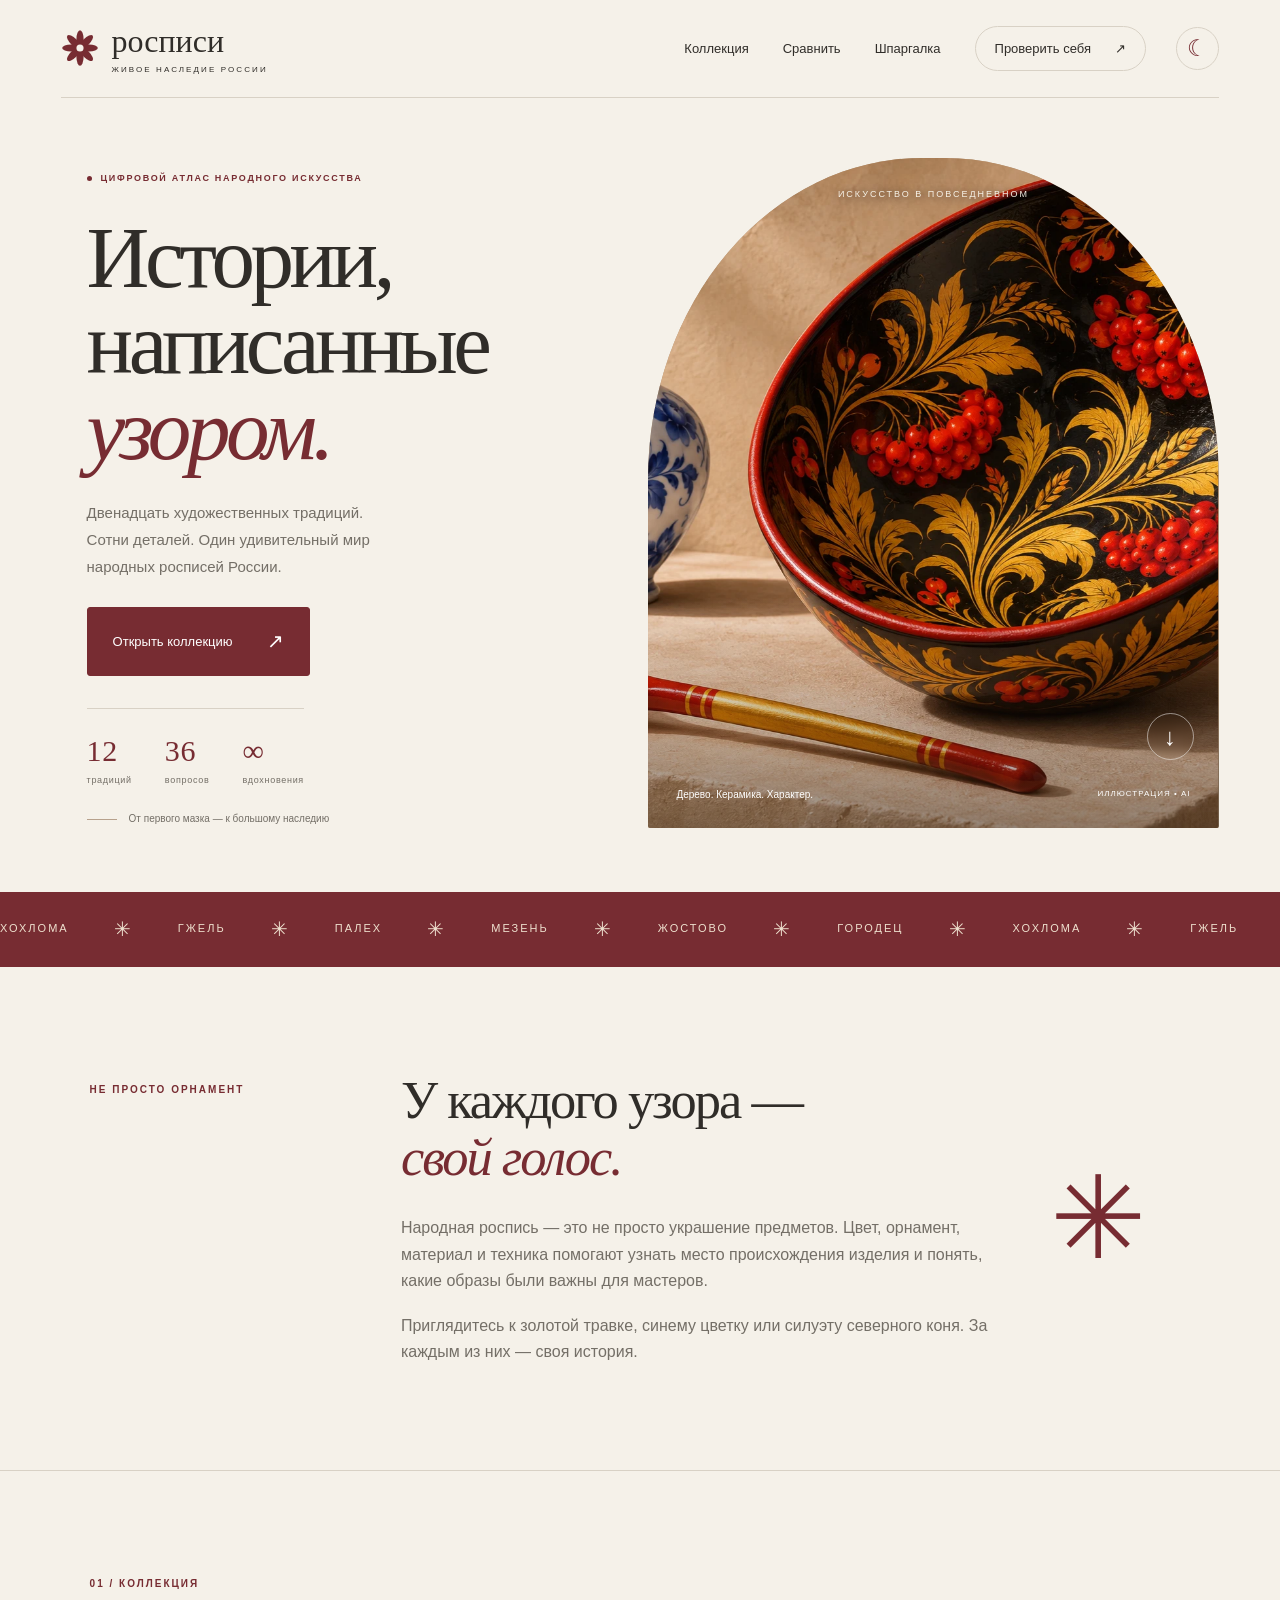
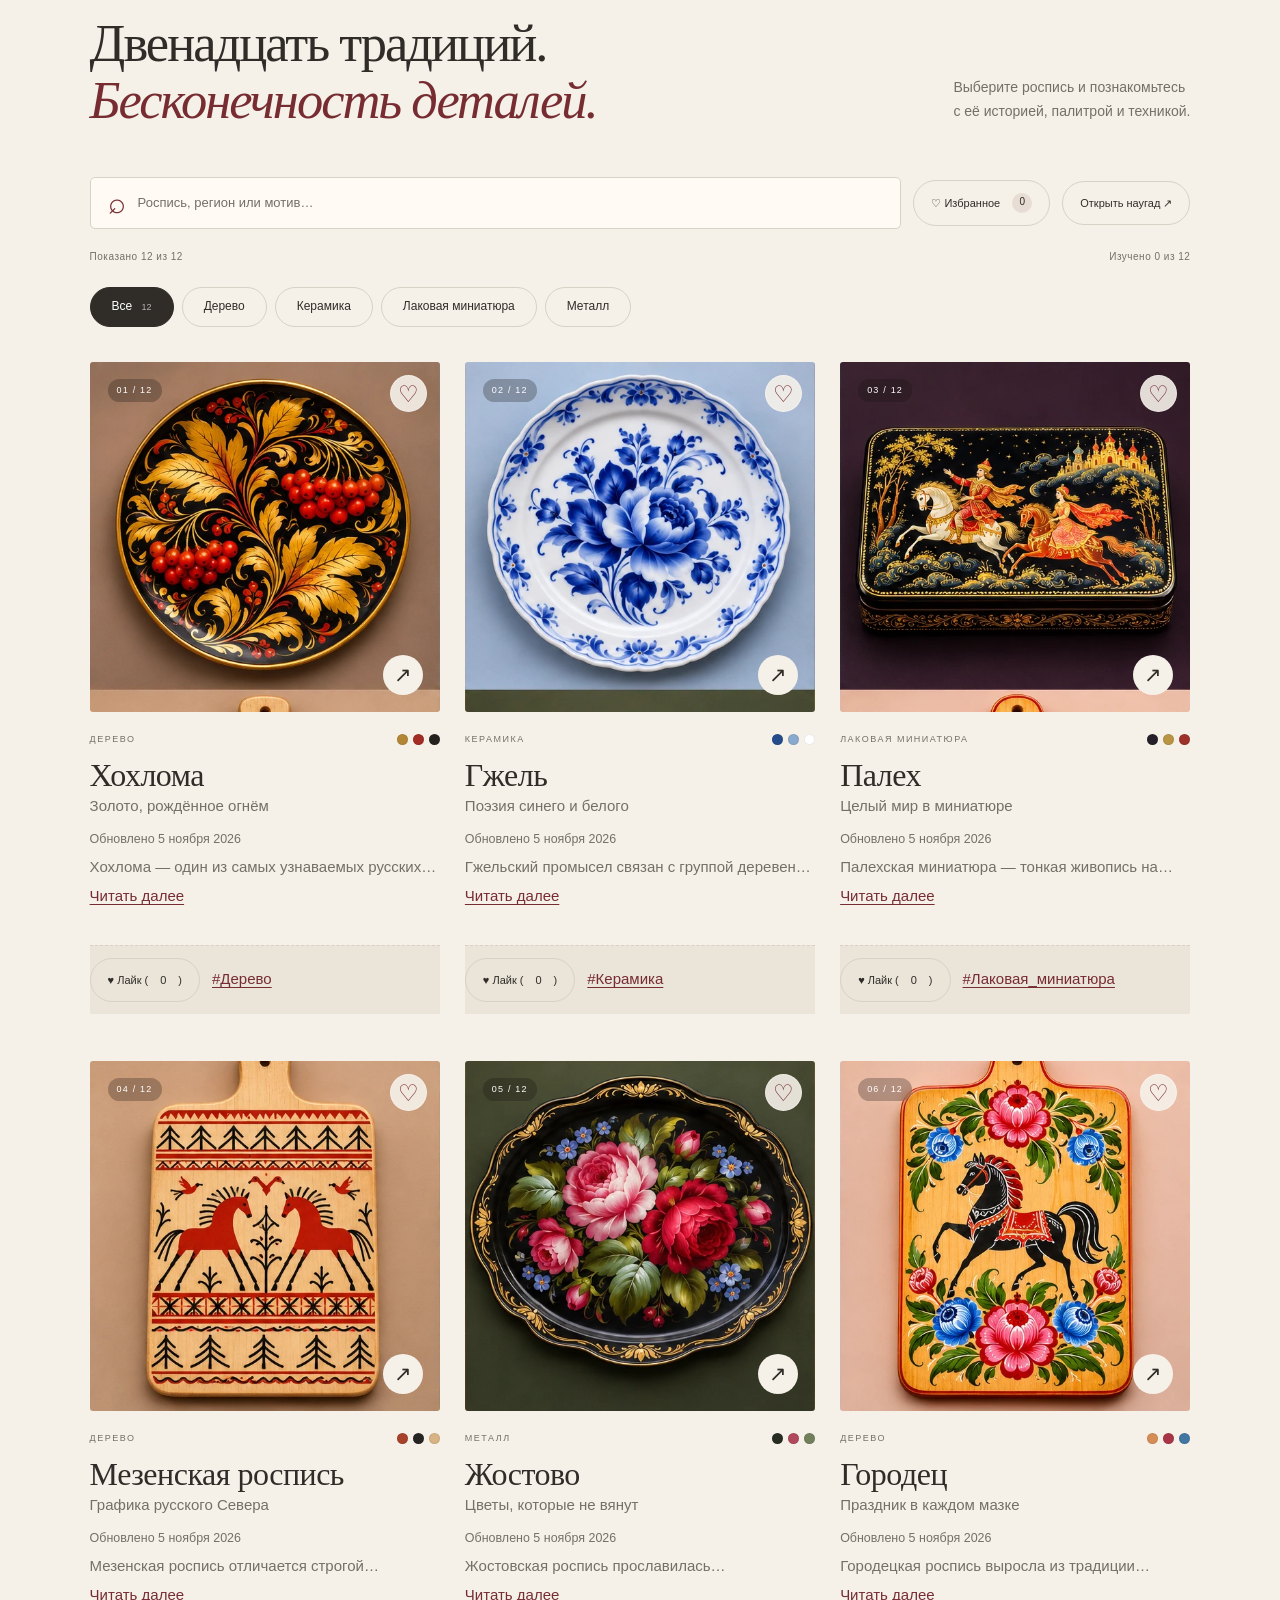
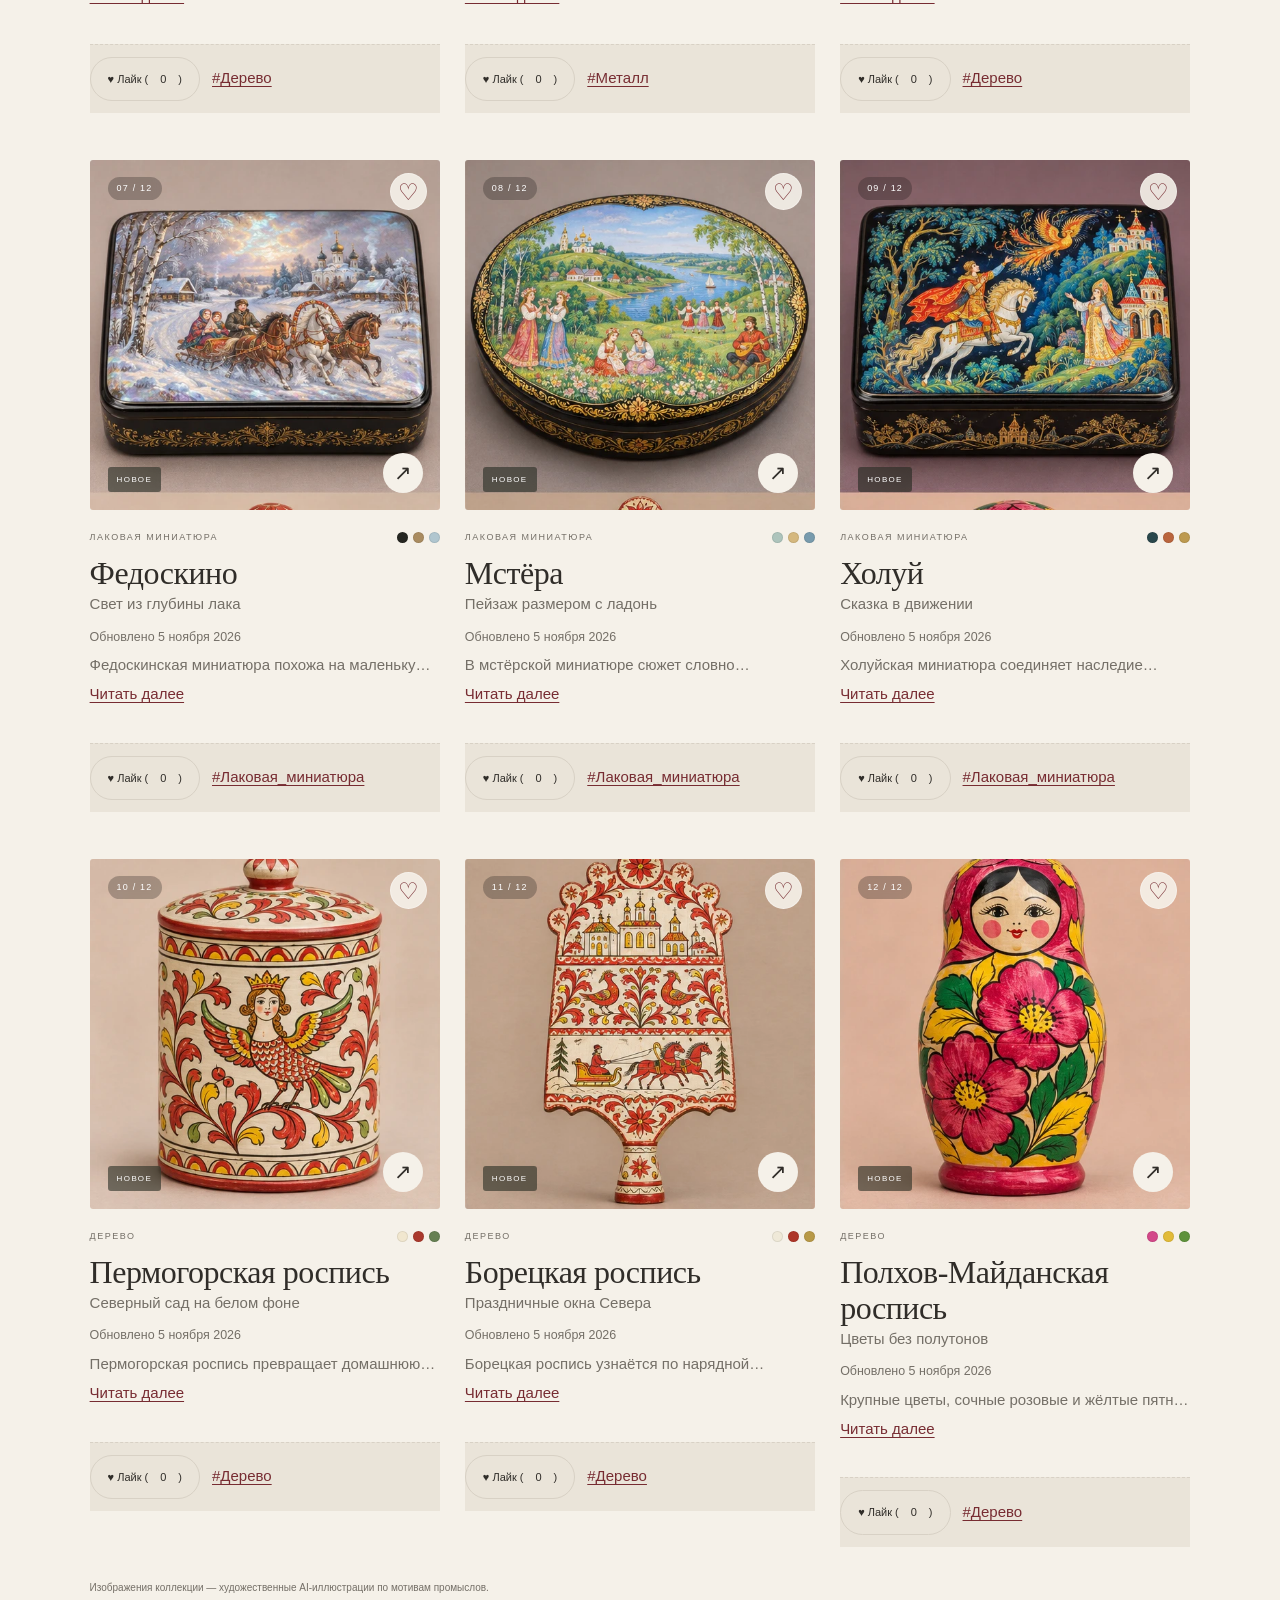
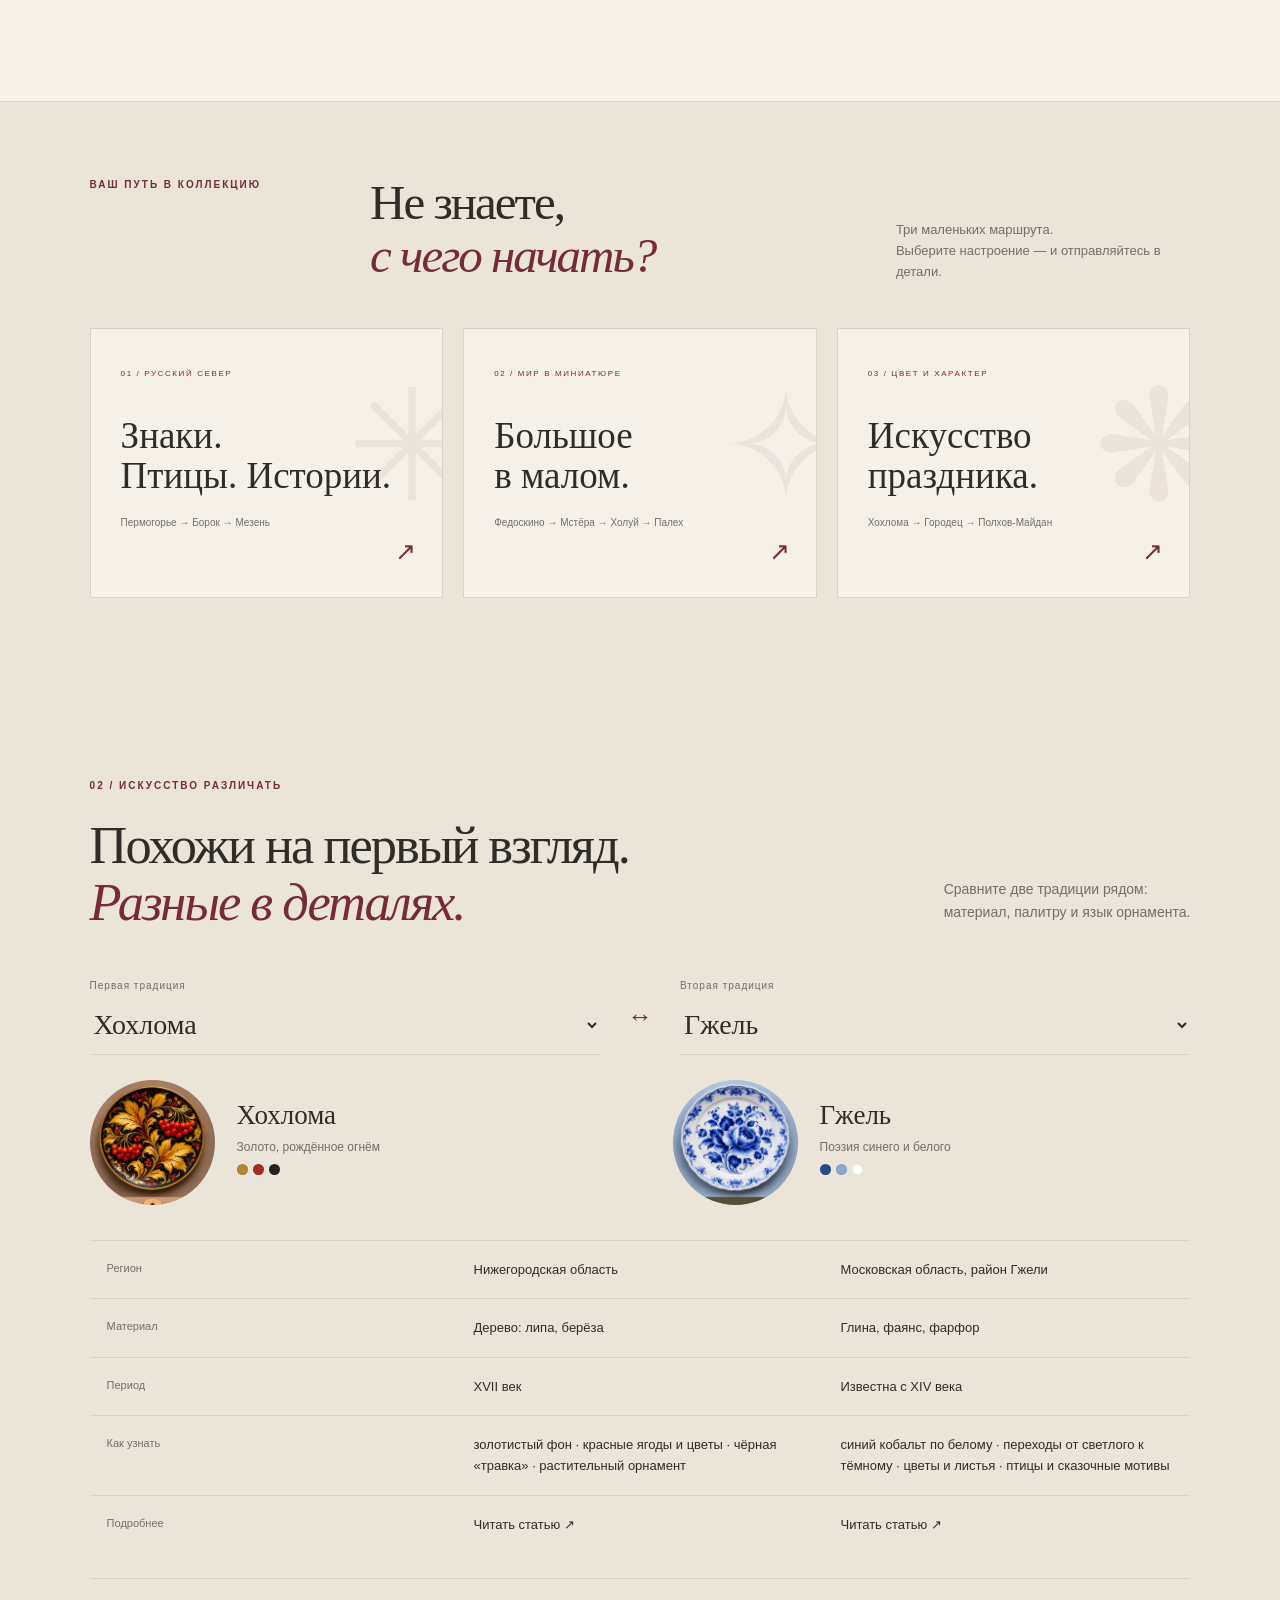
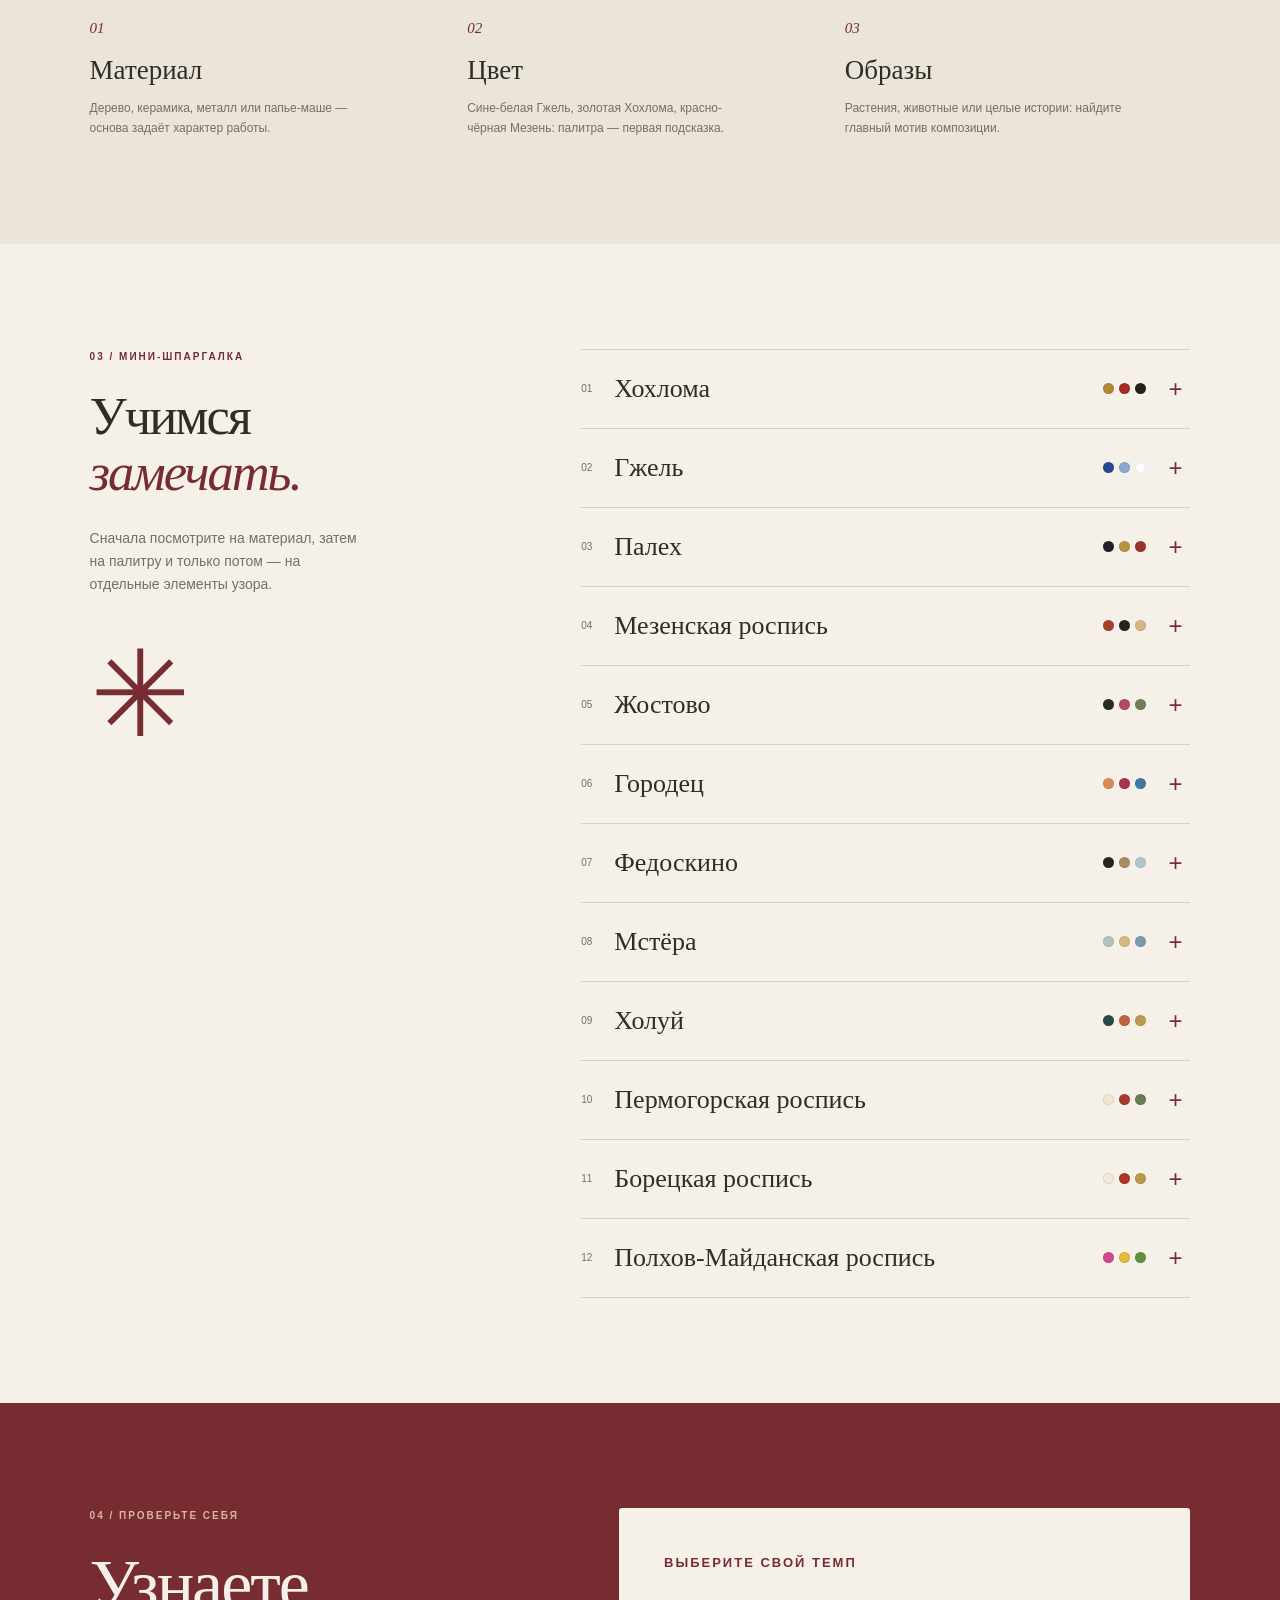
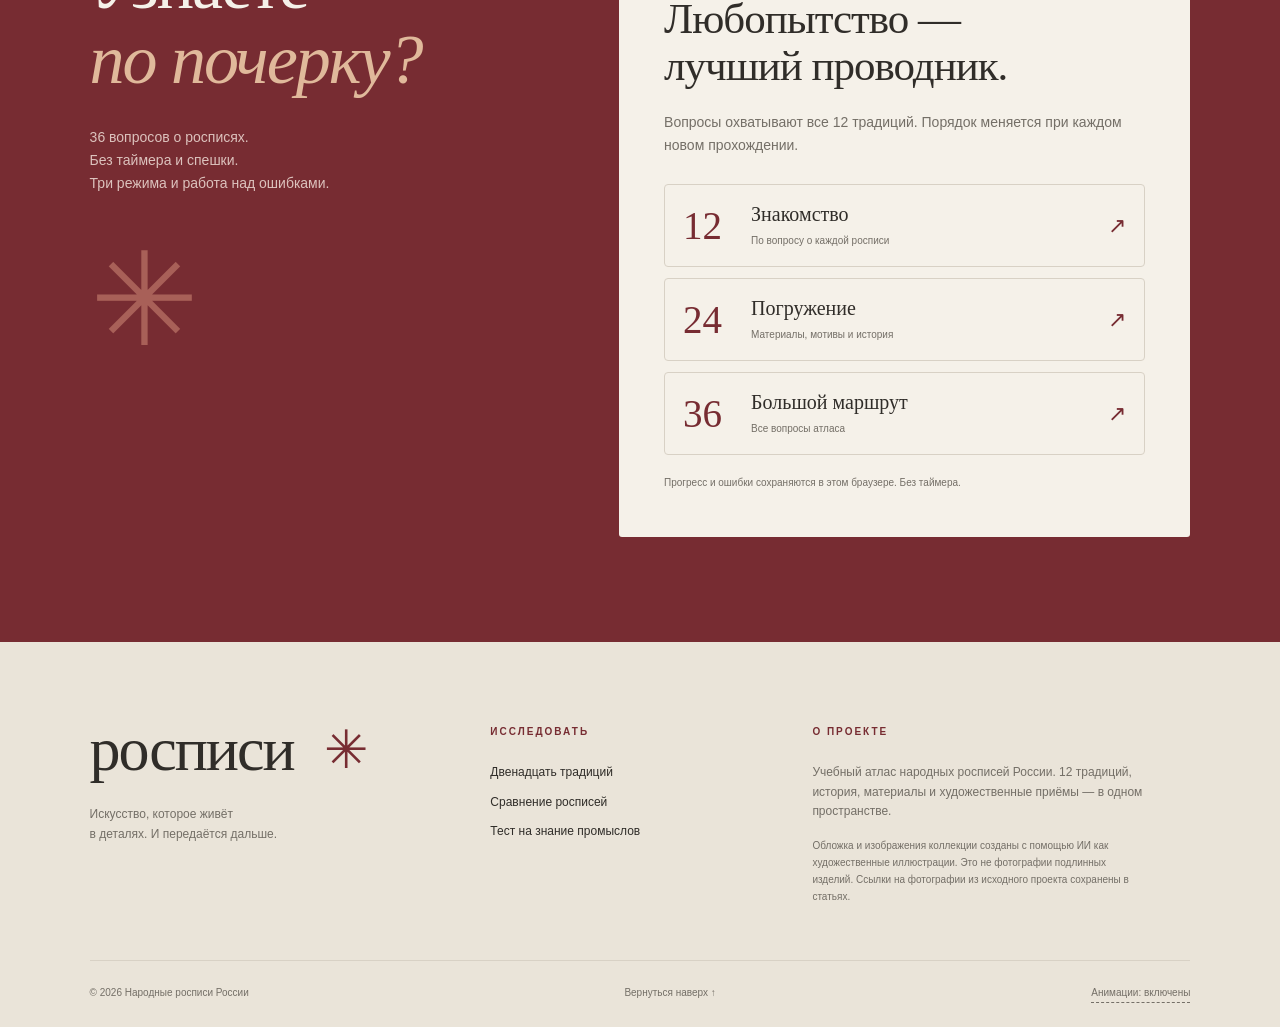
<file: docs/index.html>
<!doctype html><html lang="ru"><head><meta charset="utf-8"><meta name="viewport" content="width=device-width, initial-scale=1"><meta name="theme-color" content="#772c32"><meta name="description" content="Народные росписи России: история, материалы, техники, галереи и интерактивный тест."><title>Народные росписи России — Росписи</title><link rel="icon" href="assets/mark.svg" type="image/svg+xml"><script src="theme-init.js"></script><link rel="stylesheet" href="style.css"><script defer src="data.js"></script><script defer src="app.js"></script><link rel="stylesheet" href="enhancements.css"><script defer src="quiz-data.js"></script><script defer src="enhancements.js"></script></head><body><a class="skip" href="#main">К содержанию</a><div class="progress" aria-hidden="true"></div><header class="header"><a class="brand" href="index.html" aria-label="Росписи — на главную"><img src="assets/mark.svg" alt="" width="38" height="38"><span>росписи<small>ЖИВОЕ НАСЛЕДИЕ РОССИИ</small></span></a><div class="header-controls"><button class="theme-toggle" aria-label="Включить тёмную тему" title="Переключить тему"><span class="theme-icon" aria-hidden="true">☾</span><span class="theme-label">Тема</span></button><button class="menu-toggle" aria-label="Открыть меню" aria-expanded="false" aria-controls="navigation">Меню <span>☰</span></button><nav id="navigation" aria-label="Главная навигация"><a href="index.html#vidy-promyslov">Коллекция</a><a href="index.html#sravnenie">Сравнить</a><a href="index.html#kak-otlichit">Шпаргалка</a><a class="nav-test" href="index.html#test">Проверить себя <span>↗</span></a></nav></div></header><main id="main"><section class="hero" id="top"><div class="hero-copy"><p class="eyebrow"><span class="dot"></span> ЦИФРОВОЙ АТЛАС НАРОДНОГО ИСКУССТВА</p><h1>Истории,<br>написанные<br><em>узором.</em></h1><p class="hero-desc">Двенадцать художественных традиций.<br>Сотни деталей. Один удивительный мир<br>народных росписей России.</p><a class="button" href="#vidy-promyslov">Открыть коллекцию <span>↗</span></a><div class="hero-metrics"><span><b>12</b> традиций</span><span><b>36</b> вопросов</span><span><b>∞</b> вдохновения</span></div><div class="hero-note"><span class="line"></span> От первого мазка — к большому наследию</div></div><div class="hero-image"><img src="assets/hero.webp" alt="Художественная композиция по мотивам Хохломы и Гжели" fetchpriority="high" width="1536" height="1024"><div class="image-top">ИСКУССТВО В ПОВСЕДНЕВНОМ</div><div class="image-caption"><span>Дерево. Керамика. Характер.</span><span>ИЛЛЮСТРАЦИЯ • AI</span></div><a href="#vidy-promyslov" class="round-link" aria-label="Перейти к коллекции">↓</a></div></section><div class="ticker" aria-hidden="true"><div>ХОХЛОМА <b>✳</b> ГЖЕЛЬ <b>✳</b> ПАЛЕХ <b>✳</b> МЕЗЕНЬ <b>✳</b> ЖОСТОВО <b>✳</b> ГОРОДЕЦ <b>✳</b> ХОХЛОМА <b>✳</b> ГЖЕЛЬ <b>✳</b> ПАЛЕХ <b>✳</b> МЕЗЕНЬ <b>✳</b> ЖОСТОВО <b>✳</b> ГОРОДЕЦ <b>✳</b></div></div>
<section class="intro section reveal"><p class="eyebrow">НЕ ПРОСТО ОРНАМЕНТ</p><div><h2>У каждого узора —<br><em>свой голос.</em></h2><p>Народная роспись — это не просто украшение предметов. Цвет, орнамент, материал и техника помогают узнать место происхождения изделия и понять, какие образы были важны для мастеров.</p><p>Приглядитесь к золотой травке, синему цветку или силуэту северного коня. За каждым из них — своя история.</p></div><span class="intro-star" aria-hidden="true">✳</span></section>
<section class="section collection" id="vidy-promyslov"><div class="section-heading reveal"><div><p class="eyebrow">01 / КОЛЛЕКЦИЯ</p><h2>Двенадцать традиций.<br><em>Бесконечность деталей.</em></h2></div><p>Выберите роспись и познакомьтесь<br>с её историей, палитрой и техникой.</p></div><div class="collection-toolbar"><label class="search-box"><span aria-hidden="true">⌕</span><span class="sr-only">Поиск по росписям, регионам и мотивам</span><input id="collection-search" type="search" placeholder="Роспись, регион или мотив…" autocomplete="off"></label><button id="saved-filter" class="pill-button" aria-pressed="false">♡ Избранное <span id="saved-count">0</span></button><button id="random-tradition" class="pill-button">Открыть наугад ↗</button></div><div class="collection-status"><span id="collection-count" aria-live="polite">12 традиций</span><span id="reading-count">Изучено 0 из 12</span></div><div class="filters" role="group" aria-label="Фильтр по материалу"><button class="active" data-filter="Все" aria-pressed="true">Все <span>12</span></button><button data-filter="Дерево" aria-pressed="false">Дерево</button><button data-filter="Керамика" aria-pressed="false">Керамика</button><button data-filter="Лаковая миниатюра" aria-pressed="false">Лаковая миниатюра</button><button data-filter="Металл" aria-pressed="false">Металл</button></div><p id="filter-status" class="sr-only" aria-live="polite"></p><div class="collection-grid" id="postsContainer"></div><div class="empty-state" hidden><span>✳</span><h3>Пока ничего не нашлось</h3><p>Попробуйте другое название или сбросьте фильтры.</p><button class="button" id="reset-search">Показать всю коллекцию</button></div><p class="image-disclaimer">Изображения коллекции — художественные AI-иллюстрации по мотивам промыслов.</p></section>
<section class="discovery-section section"><div class="discovery-heading"><p class="eyebrow">ВАШ ПУТЬ В КОЛЛЕКЦИЮ</p><h2>Не знаете,<br><em>с чего начать?</em></h2><p>Три маленьких маршрута.<br>Выберите настроение — и отправляйтесь в детали.</p></div><div class="route-grid"><a class="route-card reveal" href="articles/permogorye.html"><span class="route-number">01 / РУССКИЙ СЕВЕР</span><h3>Знаки.<br>Птицы. Истории.</h3><p>Пермогорье → Борок → Мезень</p><span class="route-arrow">↗</span><span class="route-ornament" aria-hidden="true">✳</span></a><a class="route-card reveal" href="articles/fedoskino.html"><span class="route-number">02 / МИР В МИНИАТЮРЕ</span><h3>Большое<br>в малом.</h3><p>Федоскино → Мстёра → Холуй → Палех</p><span class="route-arrow">↗</span><span class="route-ornament" aria-hidden="true">✧</span></a><a class="route-card reveal" href="articles/khokhloma.html"><span class="route-number">03 / ЦВЕТ И ХАРАКТЕР</span><h3>Искусство<br>праздника.</h3><p>Хохлома → Городец → Полхов-Майдан</p><span class="route-arrow">↗</span><span class="route-ornament" aria-hidden="true">❋</span></a></div></section><section class="comparison section" id="sravnenie"><div class="section-heading reveal"><div><p class="eyebrow">02 / ИСКУССТВО РАЗЛИЧАТЬ</p><h2>Похожи на первый взгляд.<br><em>Разные в деталях.</em></h2></div><p>Сравните две традиции рядом:<br>материал, палитру и язык орнамента.</p></div><div class="compare-selects"><label>Первая традиция<select id="compare-a"></select></label><span aria-hidden="true">↔</span><label>Вторая традиция<select id="compare-b"></select></label></div><div id="compare-content" aria-live="polite"></div><div class="compare-principles"><div><b>01</b><h3>Материал</h3><p>Дерево, керамика, металл или папье-маше — основа задаёт характер работы.</p></div><div><b>02</b><h3>Цвет</h3><p>Сине-белая Гжель, золотая Хохлома, красно-чёрная Мезень: палитра — первая подсказка.</p></div><div><b>03</b><h3>Образы</h3><p>Растения, животные или целые истории: найдите главный мотив композиции.</p></div></div></section>
<section class="section cheat" id="kak-otlichit"><div class="cheat-intro reveal"><p class="eyebrow">03 / МИНИ-ШПАРГАЛКА</p><h2>Учимся<br><em>замечать.</em></h2><p>Сначала посмотрите на материал, затем на палитру и только потом — на отдельные элементы узора.</p><span class="cheat-symbol" aria-hidden="true">✳</span></div><div class="cheat-list"><details class="cheat-row"><summary><span class="cheat-num">01</span><span>Хохлома</span><span class="swatches" aria-hidden="true"><i style="background:#b38636"></i><i style="background:#a32c24"></i><i style="background:#24211e"></i></span><span class="plus">+</span></summary><div class="cheat-content"><p>Золотистый фон · красные ягоды и цветы · чёрная «травка» · растительный орнамент.</p><a href="articles/khokhloma.html">Изучить традицию ↗</a></div></details><details class="cheat-row"><summary><span class="cheat-num">02</span><span>Гжель</span><span class="swatches" aria-hidden="true"><i style="background:#254b8a"></i><i style="background:#8aa9ce"></i><i style="background:#fff"></i></span><span class="plus">+</span></summary><div class="cheat-content"><p>Синий кобальт по белому · переходы от светлого к тёмному · цветы и листья · птицы и сказочные мотивы.</p><a href="articles/gzhel.html">Изучить традицию ↗</a></div></details><details class="cheat-row"><summary><span class="cheat-num">03</span><span>Палех</span><span class="swatches" aria-hidden="true"><i style="background:#241f28"></i><i style="background:#b89443"></i><i style="background:#9e322a"></i></span><span class="plus">+</span></summary><div class="cheat-content"><p>Чёрный лаковый фон · тонкие вытянутые фигуры · многофигурные сюжеты · золотые детали и орнамент.</p><a href="articles/palekh.html">Изучить традицию ↗</a></div></details><details class="cheat-row"><summary><span class="cheat-num">04</span><span>Мезенская роспись</span><span class="swatches" aria-hidden="true"><i style="background:#a7412a"></i><i style="background:#262323"></i><i style="background:#d8b383"></i></span><span class="plus">+</span></summary><div class="cheat-content"><p>Кони и олени · птицы · геометрические пояса · красная охра и чёрный.</p><a href="articles/mezen.html">Изучить традицию ↗</a></div></details><details class="cheat-row"><summary><span class="cheat-num">05</span><span>Жостово</span><span class="swatches" aria-hidden="true"><i style="background:#272c22"></i><i style="background:#b1495c"></i><i style="background:#71805b"></i></span><span class="plus">+</span></summary><div class="cheat-content"><p>Букет из крупных цветов · тёмный или цветной фон · свободный мазок · световые блики и объём.</p><a href="articles/zhostovo.html">Изучить традицию ↗</a></div></details><details class="cheat-row"><summary><span class="cheat-num">06</span><span>Городец</span><span class="swatches" aria-hidden="true"><i style="background:#d68d55"></i><i style="background:#a83547"></i><i style="background:#4277a3"></i></span><span class="plus">+</span></summary><div class="cheat-content"><p>Яркие цветы · кони и птицы · бытовые сцены · контрастный контур.</p><a href="articles/gorodets.html">Изучить традицию ↗</a></div></details><details class="cheat-row"><summary><span class="cheat-num">07</span><span>Федоскино</span><span class="swatches" aria-hidden="true"><i style="background:#252621"></i><i style="background:#aa8c60"></i><i style="background:#b0c6cf"></i></span><span class="plus">+</span></summary><div class="cheat-content"><p>Масляная живопись · плавные переходы света и тени · пейзажи, портреты и тройки · перламутр или металлическая подложка.</p><a href="articles/fedoskino.html">Изучить традицию ↗</a></div></details><details class="cheat-row"><summary><span class="cheat-num">08</span><span>Мстёра</span><span class="swatches" aria-hidden="true"><i style="background:#adc4bc"></i><i style="background:#d5b87e"></i><i style="background:#789bad"></i></span><span class="plus">+</span></summary><div class="cheat-content"><p>Пейзаж как основа композиции · мягкие цветовые сочетания · тонкая орнаментальная кайма · темперная миниатюра.</p><a href="articles/mstera.html">Изучить традицию ↗</a></div></details><details class="cheat-row"><summary><span class="cheat-num">09</span><span>Холуй</span><span class="swatches" aria-hidden="true"><i style="background:#29474b"></i><i style="background:#ba653d"></i><i style="background:#bd9a50"></i></span><span class="plus">+</span></summary><div class="cheat-content"><p>Темперная живопись на лаке · исторические и сказочные сюжеты · выразительное движение фигур · связь с местной иконописью.</p><a href="articles/kholui.html">Изучить традицию ↗</a></div></details><details class="cheat-row"><summary><span class="cheat-num">10</span><span>Пермогорская роспись</span><span class="swatches" aria-hidden="true"><i style="background:#f1e7cf"></i><i style="background:#aa392d"></i><i style="background:#668053"></i></span><span class="plus">+</span></summary><div class="cheat-content"><p>Светлый грунт · тонкий чёрный контур · растительные побеги · птица сирин и бытовые сцены.</p><a href="articles/permogorye.html">Изучить традицию ↗</a></div></details><details class="cheat-row"><summary><span class="cheat-num">11</span><span>Борецкая роспись</span><span class="swatches" aria-hidden="true"><i style="background:#efe9d8"></i><i style="background:#ae3528"></i><i style="background:#b89947"></i></span><span class="plus">+</span></summary><div class="cheat-content"><p>Светлый фон и красные ветви · композиция в несколько ярусов · орнаментальные рамки · кони и сцены праздничных катаний.</p><a href="articles/boretskaya.html">Изучить традицию ↗</a></div></details><details class="cheat-row"><summary><span class="cheat-num">12</span><span>Полхов-Майданская роспись</span><span class="swatches" aria-hidden="true"><i style="background:#d34889"></i><i style="background:#e2bb38"></i><i style="background:#5e923c"></i></span><span class="plus">+</span></summary><div class="cheat-content"><p>Крупные цветы шиповника · яркие розовый, жёлтый и зелёный · чёрная наводка контура · матрёшки и игрушки-тарарушки.</p><a href="articles/polkhov-maidan.html">Изучить традицию ↗</a></div></details></div></section>
<section class="quiz-section section" id="test"><div class="quiz-intro"><p class="eyebrow">04 / ПРОВЕРЬТЕ СЕБЯ</p><h2>Узнаете<br><em>по почерку?</em></h2><p>36 вопросов о росписях.<br>Без таймера и спешки.<br>Три режима и работа над ошибками.</p><div class="quiz-deco" aria-hidden="true">✳</div></div><div class="quiz-panel" id="quiz"><noscript>Для теста включите JavaScript в браузере.</noscript></div></section></main><footer id="o-proekte"><div class="footer-top"><div><a class="footer-brand" href="index.html">росписи<span>✳</span></a><p>Искусство, которое живёт<br>в деталях. И передаётся дальше.</p></div><div><span class="eyebrow">ИССЛЕДОВАТЬ</span><a href="index.html#vidy-promyslov">Двенадцать традиций</a><a href="index.html#sravnenie">Сравнение росписей</a><a href="index.html#test">Тест на знание промыслов</a></div><div><span class="eyebrow">О ПРОЕКТЕ</span><p>Учебный атлас народных росписей России. 12 традиций, история, материалы и художественные приёмы — в одном пространстве.</p><p class="small">Обложка и изображения коллекции созданы с помощью ИИ как художественные иллюстрации. Это не фотографии подлинных изделий. Ссылки на фотографии из исходного проекта сохранены в статьях.</p></div></div><div class="footer-bottom"><span>© 2026 Народные росписи России</span><a href="#top">Вернуться наверх ↑</a></div></footer><button class="to-top" aria-label="Наверх">↑</button><dialog id="lightbox" aria-label="Просмотр иллюстрации"><button class="close-dialog" aria-label="Закрыть">×</button><div class="lightbox-art art"></div><p class="lightbox-caption"></p></dialog><div id="toast" class="toast" role="status" aria-live="polite"></div></body></html>
</file>
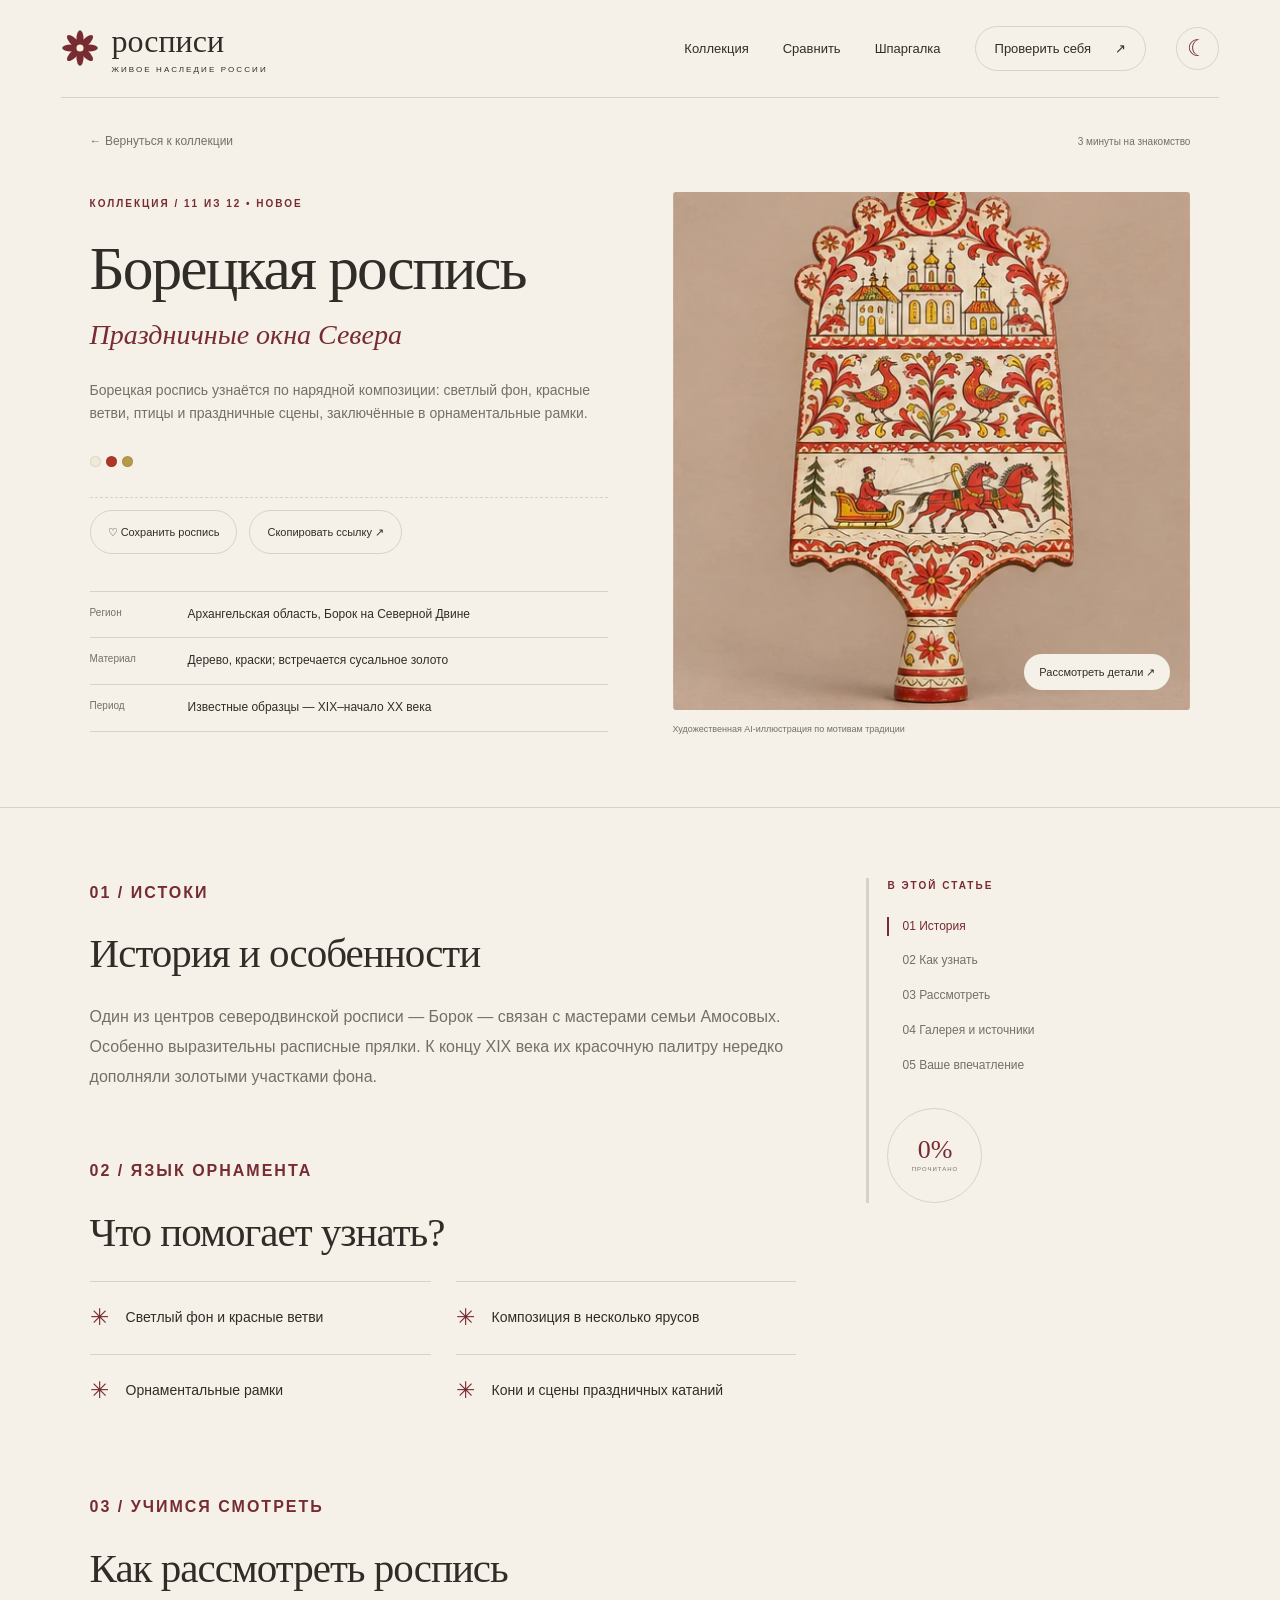
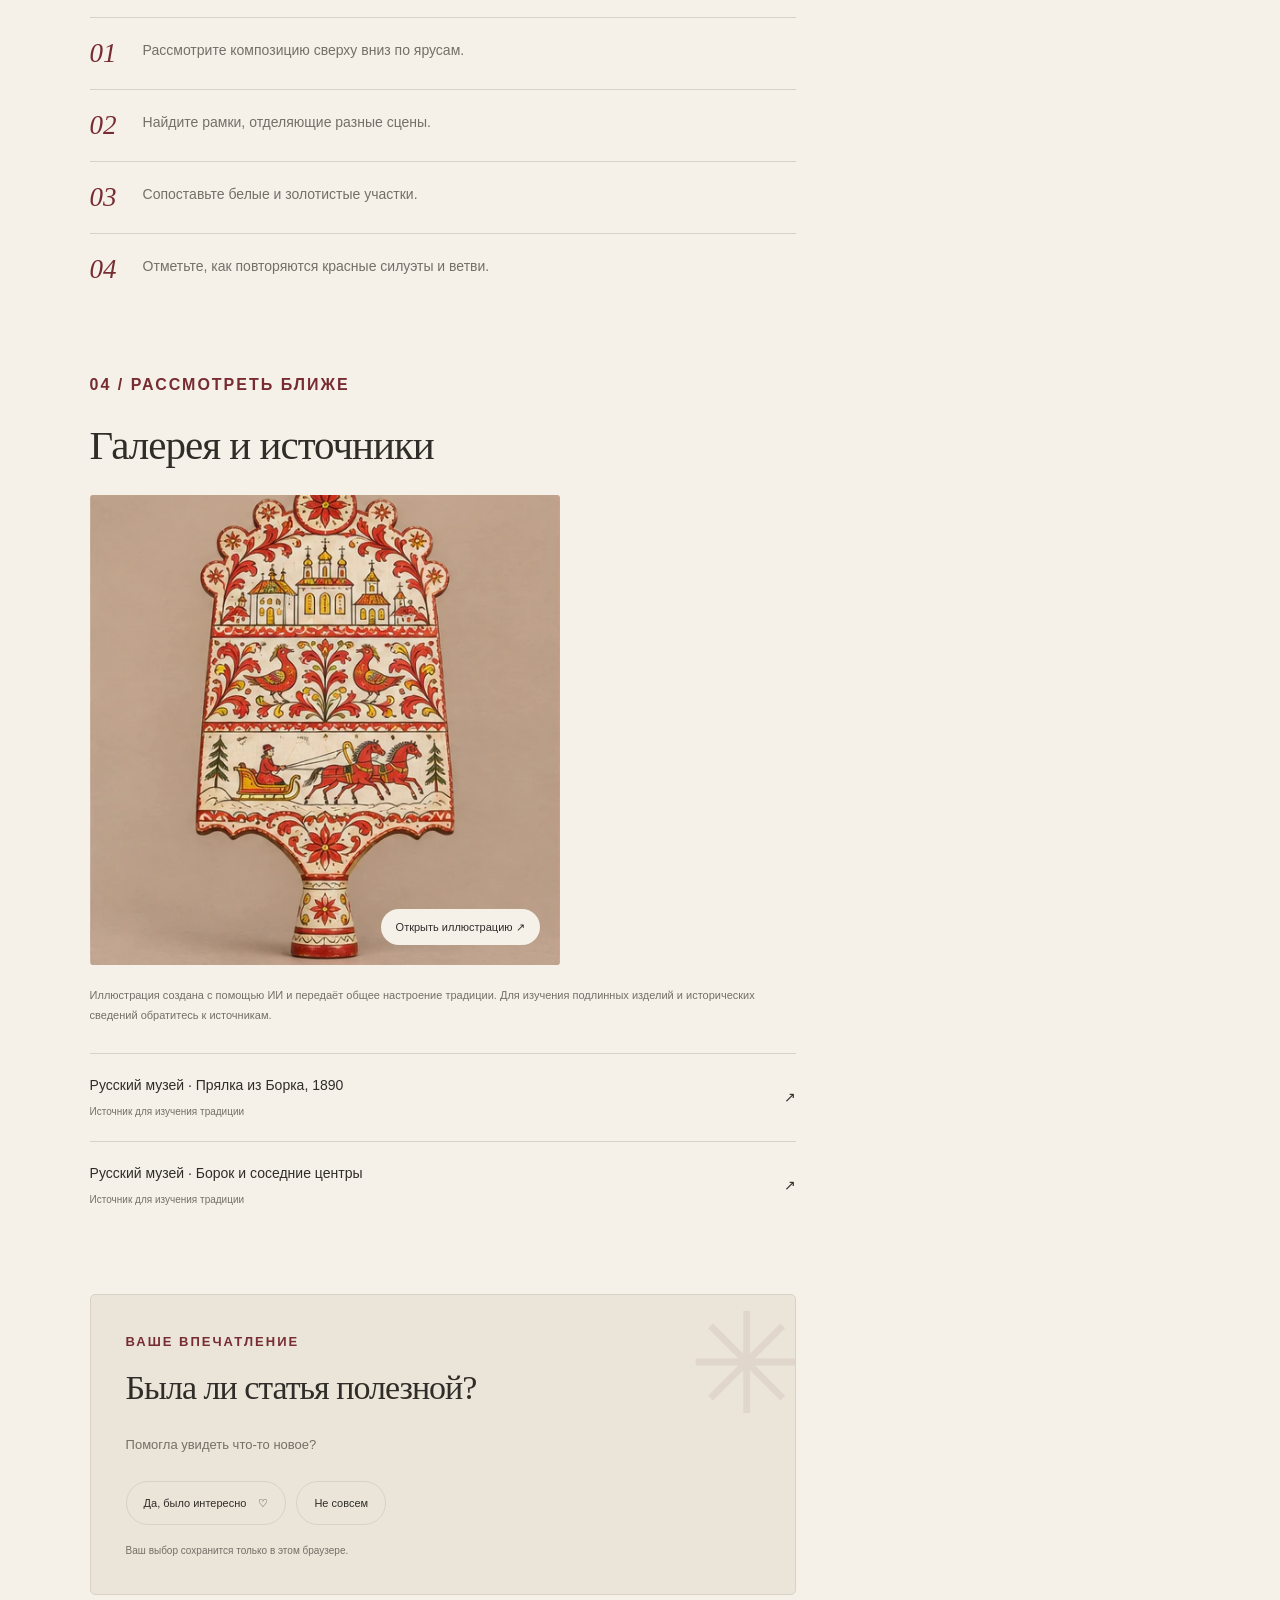
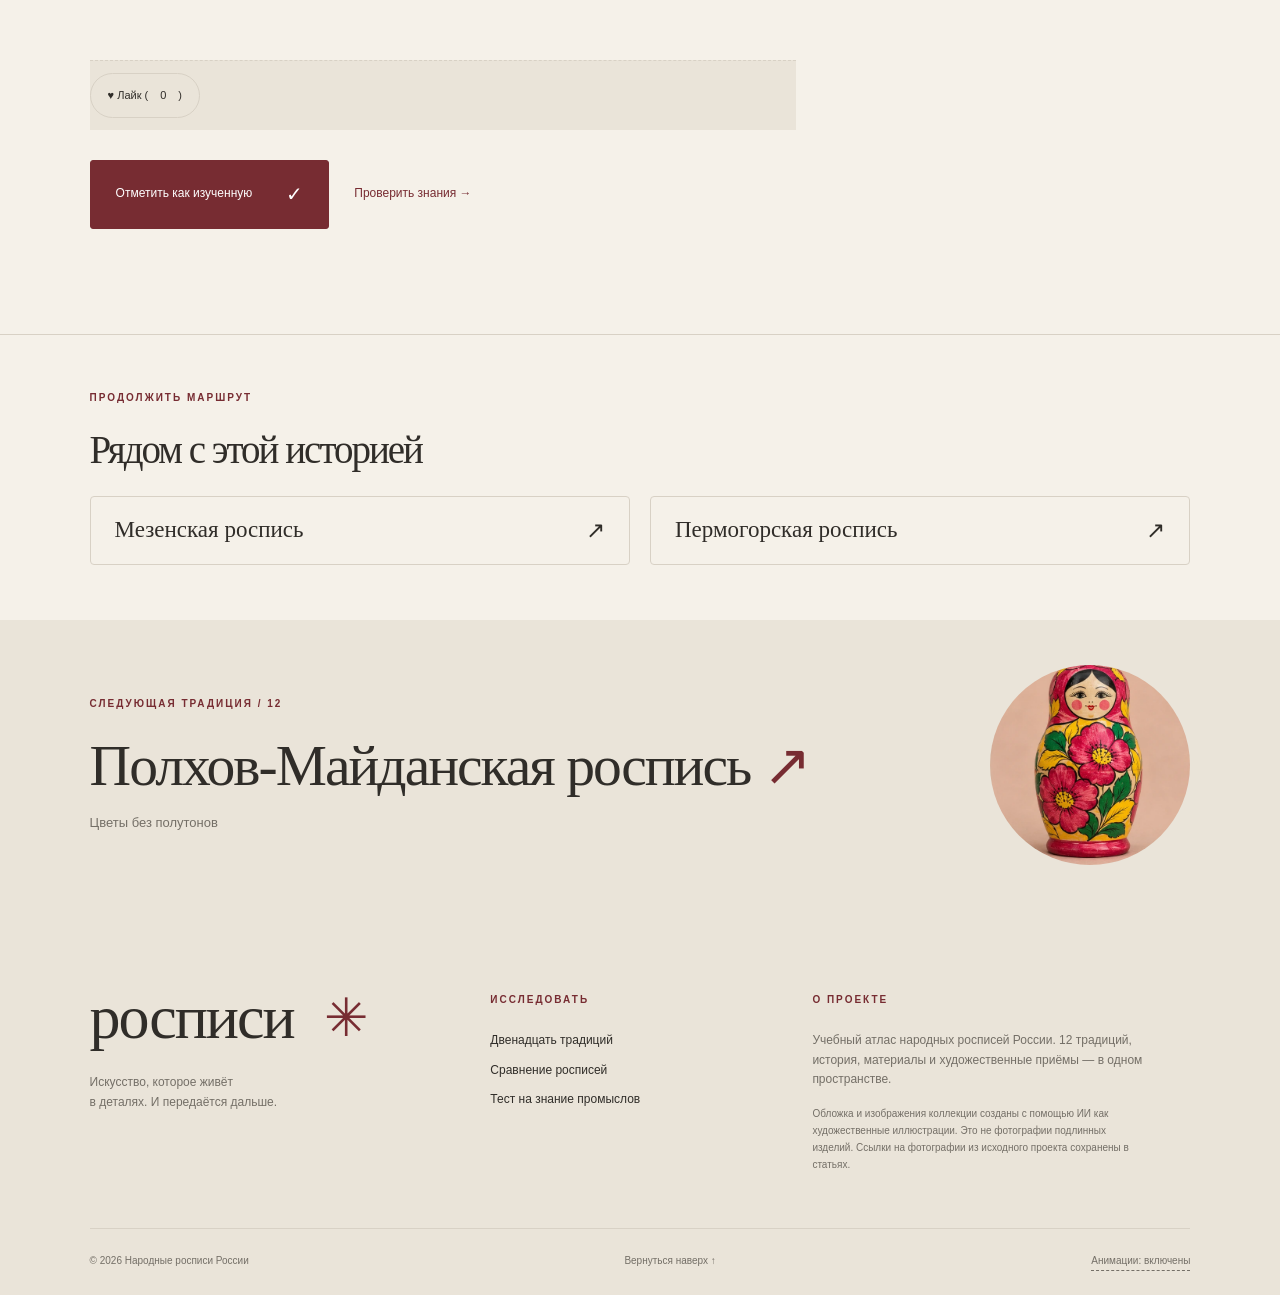
<file: docs/articles/boretskaya.html>
<!doctype html><html lang="ru"><head><meta charset="utf-8"><meta name="viewport" content="width=device-width, initial-scale=1"><meta name="theme-color" content="#772c32"><meta name="description" content="Народные росписи России: история, материалы, техники, галереи и интерактивный тест."><title>Борецкая роспись — Росписи</title><link rel="icon" href="../assets/mark.svg" type="image/svg+xml"><script src="../theme-init.js"></script><link rel="stylesheet" href="../style.css"><script defer src="../data.js"></script><script defer src="../app.js"></script><link rel="stylesheet" href="../enhancements.css"><script defer src="../quiz-data.js"></script><script defer src="../enhancements.js"></script></head><body><a class="skip" href="#main">К содержанию</a><div class="progress" aria-hidden="true"></div><header class="header"><a class="brand" href="../index.html" aria-label="Росписи — на главную"><img src="../assets/mark.svg" alt="" width="38" height="38"><span>росписи<small>ЖИВОЕ НАСЛЕДИЕ РОССИИ</small></span></a><div class="header-controls"><button class="theme-toggle" aria-label="Включить тёмную тему" title="Переключить тему"><span class="theme-icon" aria-hidden="true">☾</span><span class="theme-label">Тема</span></button><button class="menu-toggle" aria-label="Открыть меню" aria-expanded="false" aria-controls="navigation">Меню <span>☰</span></button><nav id="navigation" aria-label="Главная навигация"><a href="../index.html#vidy-promyslov">Коллекция</a><a href="../index.html#sravnenie">Сравнить</a><a href="../index.html#kak-otlichit">Шпаргалка</a><a class="nav-test" href="../index.html#test">Проверить себя <span>↗</span></a></nav></div></header><main id="main" data-article="boretskaya"><section class="article-hero section" id="top"><div class="article-topline"><a class="back-link" href="../index.html#vidy-promyslov">← Вернуться к коллекции</a><span class="read-time">3 минуты на знакомство</span></div><div class="article-hero-grid"><div><p class="eyebrow">КОЛЛЕКЦИЯ / 11 ИЗ 12  • НОВОЕ</p><h1>Борецкая роспись</h1><p class="article-sub">Праздничные окна Севера</p><p>Борецкая роспись узнаётся по нарядной композиции: светлый фон, красные ветви, птицы и праздничные сцены, заключённые в орнаментальные рамки.</p><span class="swatches" aria-hidden="true"><i style="background:#efe9d8"></i><i style="background:#ae3528"></i><i style="background:#b89947"></i></span><div class="article-actions"><button class="pill-button article-save" data-favorite="boretskaya" aria-pressed="false">♡ Сохранить роспись</button><button class="pill-button" id="copy-link">Скопировать ссылку ↗</button></div><div class="article-facts"><div><span>Регион</span><p>Архангельская область, Борок на Северной Двине</p></div><div><span>Материал</span><p>Дерево, краски; встречается сусальное золото</p></div><div><span>Период</span><p>Известные образцы — XIX–начало XX века</p></div></div></div><figure><button class="enlarge" data-enlarge="10" aria-label="Увеличить иллюстрацию Борецкая роспись"><div class="art art-10" role="img" aria-label="Художественная иллюстрация: Борецкая роспись"></div><span>Рассмотреть детали ↗</span></button><figcaption>Художественная AI-иллюстрация по мотивам традиции</figcaption></figure></div></section><div class="article-layout section"><aside class="article-nav"><p class="eyebrow">В ЭТОЙ СТАТЬЕ</p><a href="#history">01 История</a><a href="#features">02 Как узнать</a><a href="#process">03 Рассмотреть</a><a href="#gallery">04 Галерея и источники</a><a href="#feedback">05 Ваше впечатление</a><div class="reading-ring"><span id="reading-percent">0%</span><small>ПРОЧИТАНО</small></div></aside><article class="article-body"><section id="history" class="reveal"><p class="eyebrow">01 / ИСТОКИ</p><h2>История и особенности</h2><p>Один из центров северодвинской росписи — Борок — связан с мастерами семьи Амосовых. Особенно выразительны расписные прялки. К концу XIX века их красочную палитру нередко дополняли золотыми участками фона.</p></section><section id="features" class="reveal"><p class="eyebrow">02 / ЯЗЫК ОРНАМЕНТА</p><h2>Что помогает узнать?</h2><ul class="motif-list"><li><span>✳</span>Светлый фон и красные ветви</li><li><span>✳</span>Композиция в несколько ярусов</li><li><span>✳</span>Орнаментальные рамки</li><li><span>✳</span>Кони и сцены праздничных катаний</li></ul></section><section id="process" class="reveal"><p class="eyebrow">03 / УЧИМСЯ СМОТРЕТЬ</p><h2>Как рассмотреть роспись</h2><ol class="process-list"><li><span>01</span><p>Рассмотрите композицию сверху вниз по ярусам.</p></li><li><span>02</span><p>Найдите рамки, отделяющие разные сцены.</p></li><li><span>03</span><p>Сопоставьте белые и золотистые участки.</p></li><li><span>04</span><p>Отметьте, как повторяются красные силуэты и ветви.</p></li></ol></section><section id="gallery" class="reveal"><p class="eyebrow">04 / РАССМОТРЕТЬ БЛИЖЕ</p><h2>Галерея и источники</h2><button class="enlarge gallery-art" data-enlarge="10" aria-label="Увеличить иллюстрацию"><div class="art art-10" role="img" aria-label="Художественная иллюстрация: Борецкая роспись"></div><span>Открыть иллюстрацию ↗</span></button><p class="small">Иллюстрация создана с помощью ИИ и передаёт общее настроение традиции. Для изучения подлинных изделий и исторических сведений обратитесь к источникам.</p><div class="source-links"><a href="https://rusmuseumvrm.ru/data/collections/folk_art/r_3226/" target="_blank" rel="noopener noreferrer"><span>Русский музей · Прялка из Борка, 1890<small>Источник для изучения традиции</small></span>↗</a><a href="https://virtual.rusmuseumvrm.ru/rossi_wing/collection/russkoe_narodnoe_iskusstvo_xviixxi_vekov/pryalka_r_3226/index.php?lang=ru" target="_blank" rel="noopener noreferrer"><span>Русский музей · Борок и соседние центры<small>Источник для изучения традиции</small></span>↗</a></div></section><section id="feedback" class="feedback-box"><span class="feedback-mark" aria-hidden="true">✳</span><p class="eyebrow">ВАШЕ ВПЕЧАТЛЕНИЕ</p><h2>Была ли статья полезной?</h2><p>Помогла увидеть что-то новое?</p><div class="feedback-buttons" role="group" aria-label="Полезность статьи"><button class="pill-button" data-vote="yes" aria-pressed="false">Да, было интересно <span>♡</span></button><button class="pill-button" data-vote="no" aria-pressed="false">Не совсем</button></div><p id="feedback-status" class="small" aria-live="polite">Ваш выбор сохранится только в этом браузере.</p></section><footer class="article-actions"><button class="pill-button like-btn" data-like="boretskaya">♥ Лайк (<span class="like-count">0</span>)</button></footer><div class="article-finish"><button class="button" id="mark-read">Отметить как изученную <span>✓</span></button><a href="../index.html#test">Проверить знания →</a></div></article></div><section class="related-section section"><p class="eyebrow">ПРОДОЛЖИТЬ МАРШРУТ</p><h2>Рядом с этой историей</h2><div class="related-links"><a href="mezen.html"><span>Мезенская роспись</span>↗</a><a href="permogorye.html"><span>Пермогорская роспись</span>↗</a></div></section><a class="next-article section" href="polkhov-maidan.html"><div><p class="eyebrow">СЛЕДУЮЩАЯ ТРАДИЦИЯ / 12</p><h2>Полхов-Майданская роспись <span>↗</span></h2><p>Цветы без полутонов</p></div><div class="art art-11" role="img" aria-label="Художественная иллюстрация: Полхов-Майданская роспись"></div></a></main><footer id="o-proekte"><div class="footer-top"><div><a class="footer-brand" href="../index.html">росписи<span>✳</span></a><p>Искусство, которое живёт<br>в деталях. И передаётся дальше.</p></div><div><span class="eyebrow">ИССЛЕДОВАТЬ</span><a href="../index.html#vidy-promyslov">Двенадцать традиций</a><a href="../index.html#sravnenie">Сравнение росписей</a><a href="../index.html#test">Тест на знание промыслов</a></div><div><span class="eyebrow">О ПРОЕКТЕ</span><p>Учебный атлас народных росписей России. 12 традиций, история, материалы и художественные приёмы — в одном пространстве.</p><p class="small">Обложка и изображения коллекции созданы с помощью ИИ как художественные иллюстрации. Это не фотографии подлинных изделий. Ссылки на фотографии из исходного проекта сохранены в статьях.</p></div></div><div class="footer-bottom"><span>© 2026 Народные росписи России</span><a href="#top">Вернуться наверх ↑</a></div></footer><button class="to-top" aria-label="Наверх">↑</button><dialog id="lightbox" aria-label="Просмотр иллюстрации"><button class="close-dialog" aria-label="Закрыть">×</button><div class="lightbox-art art"></div><p class="lightbox-caption"></p></dialog><div id="toast" class="toast" role="status" aria-live="polite"></div></body></html>
</file>
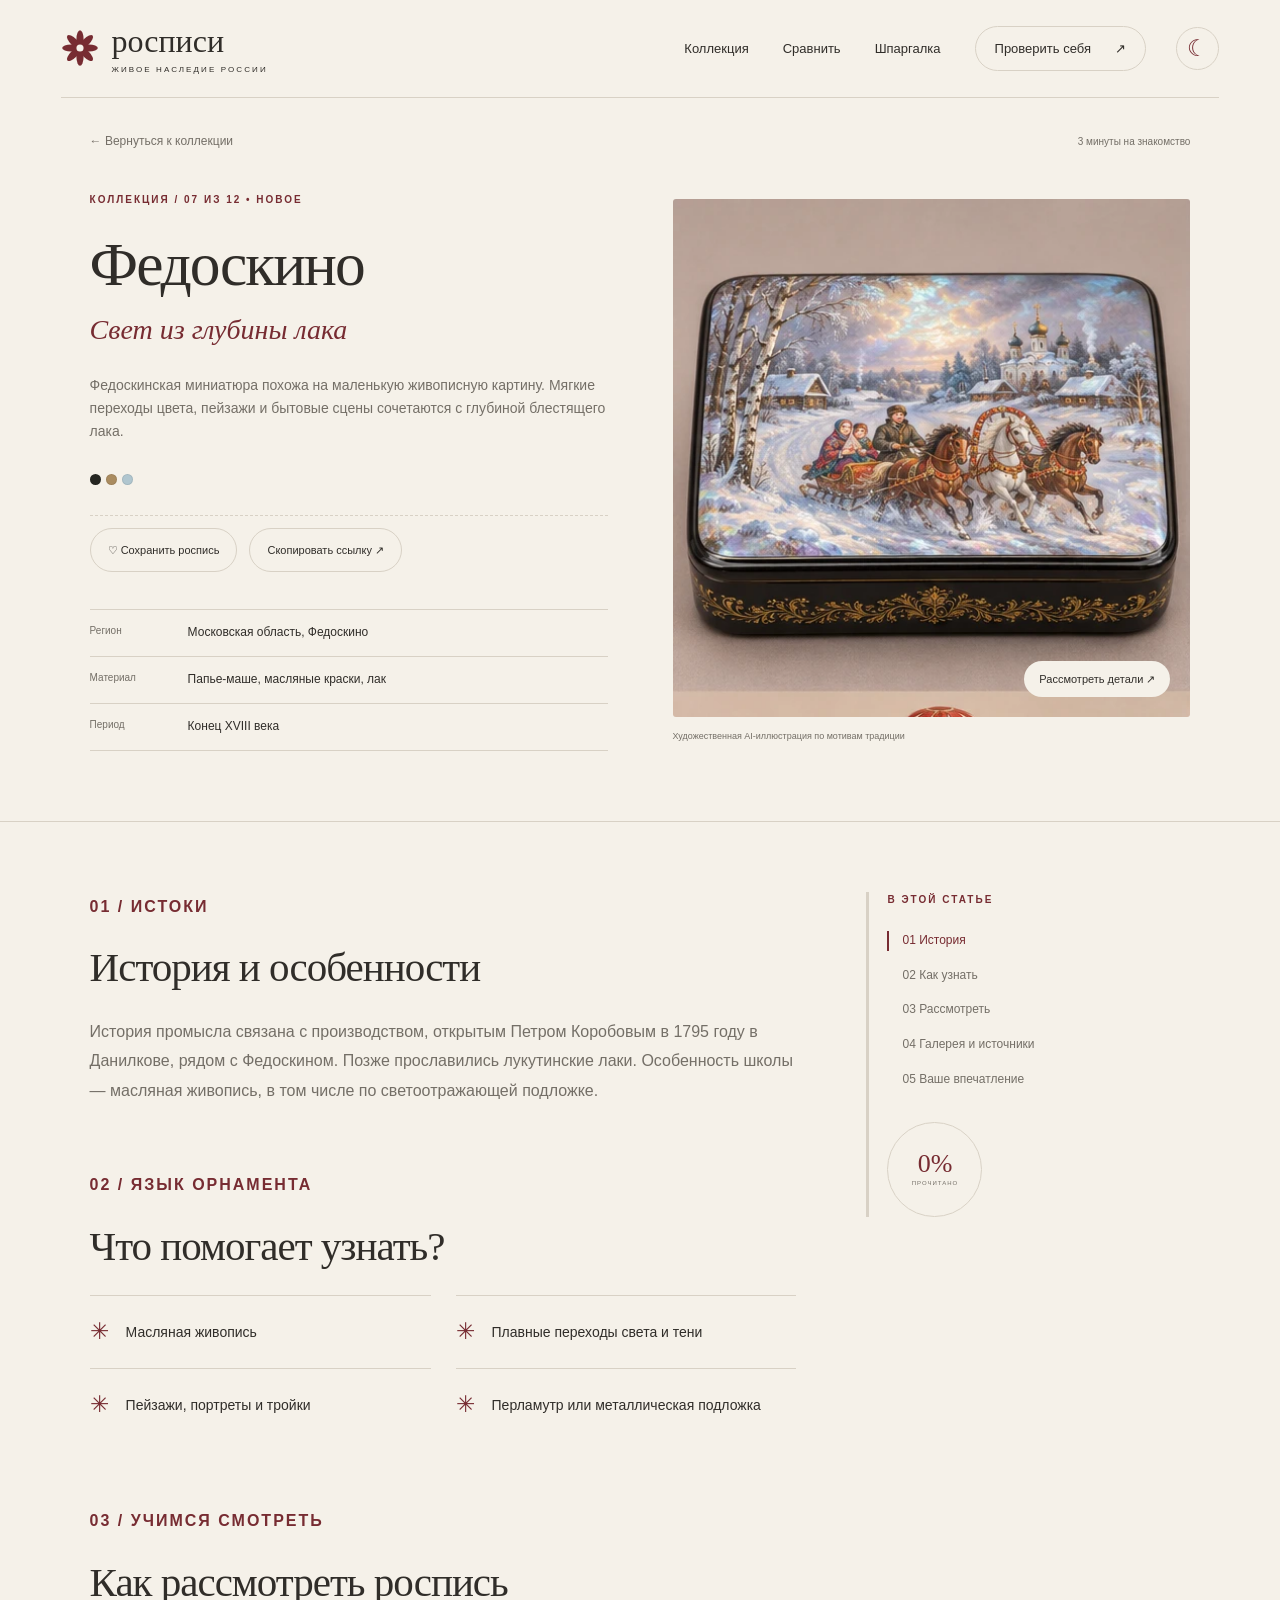
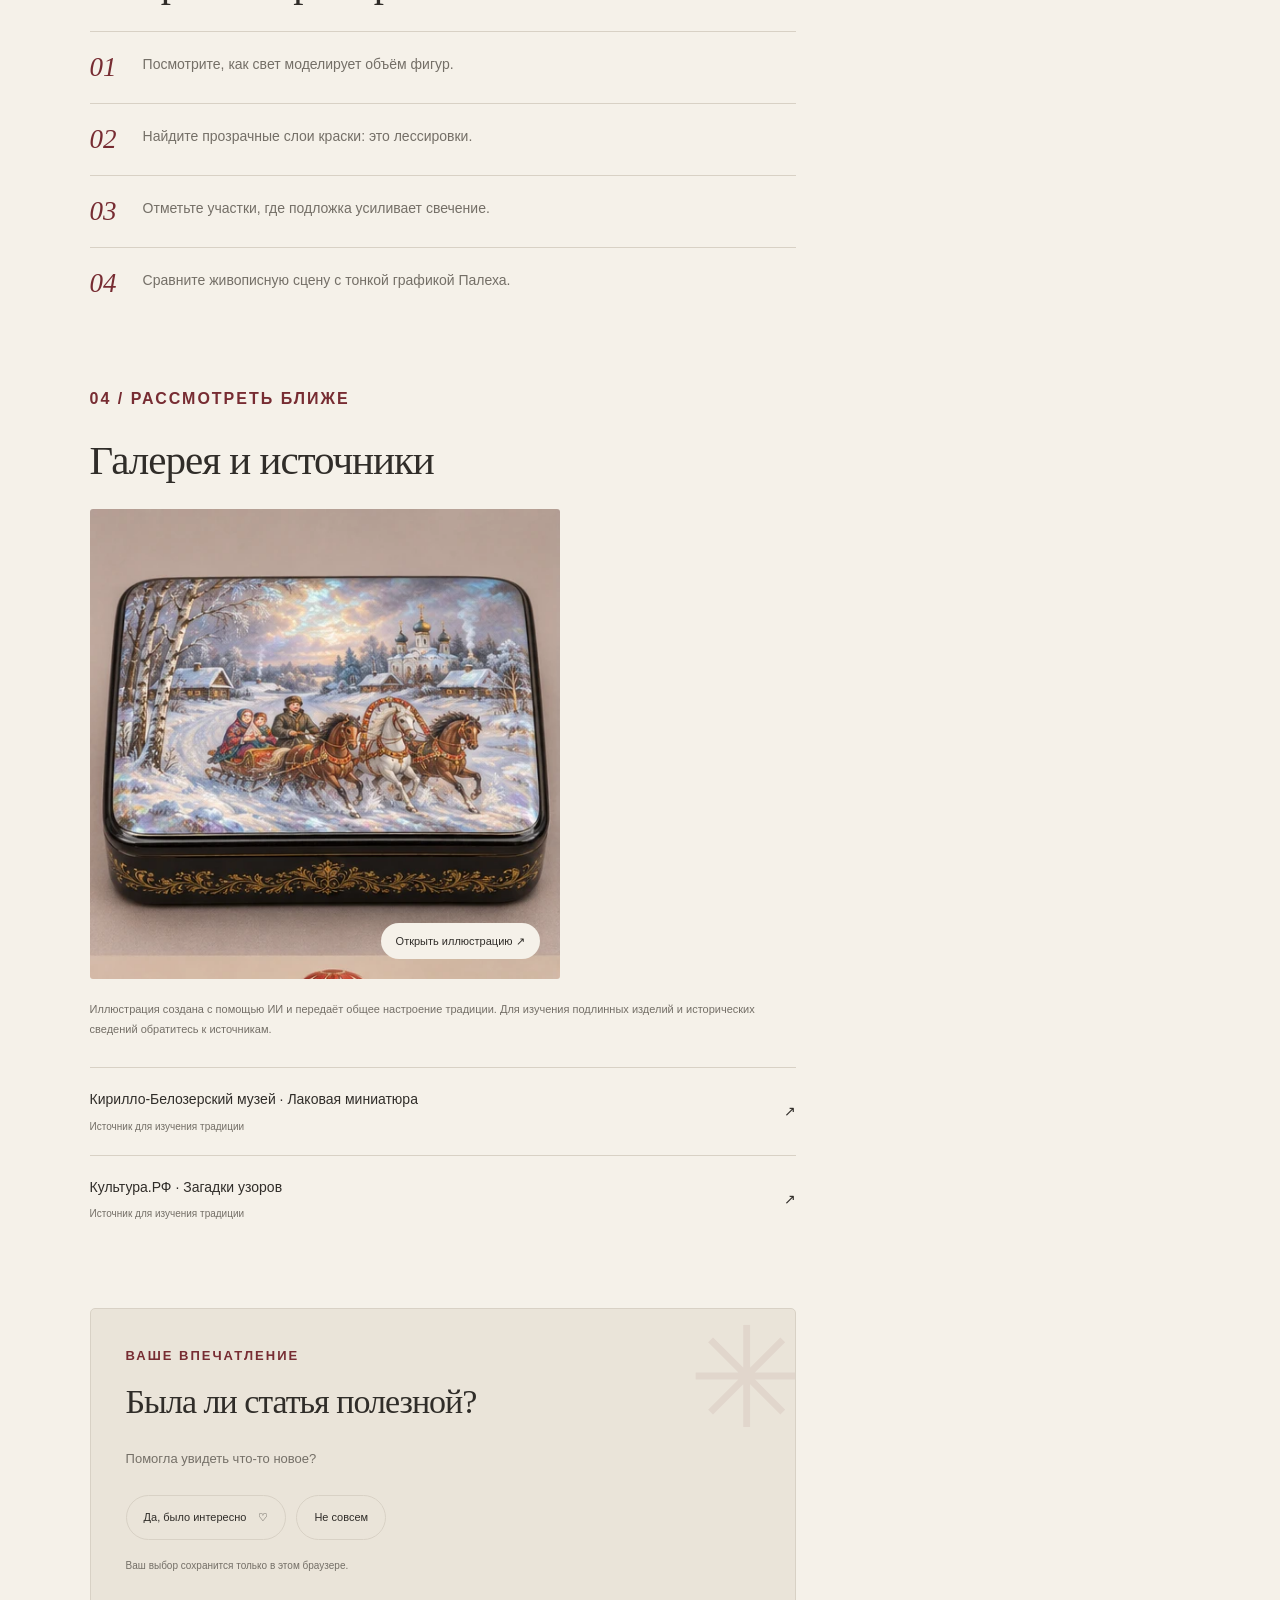
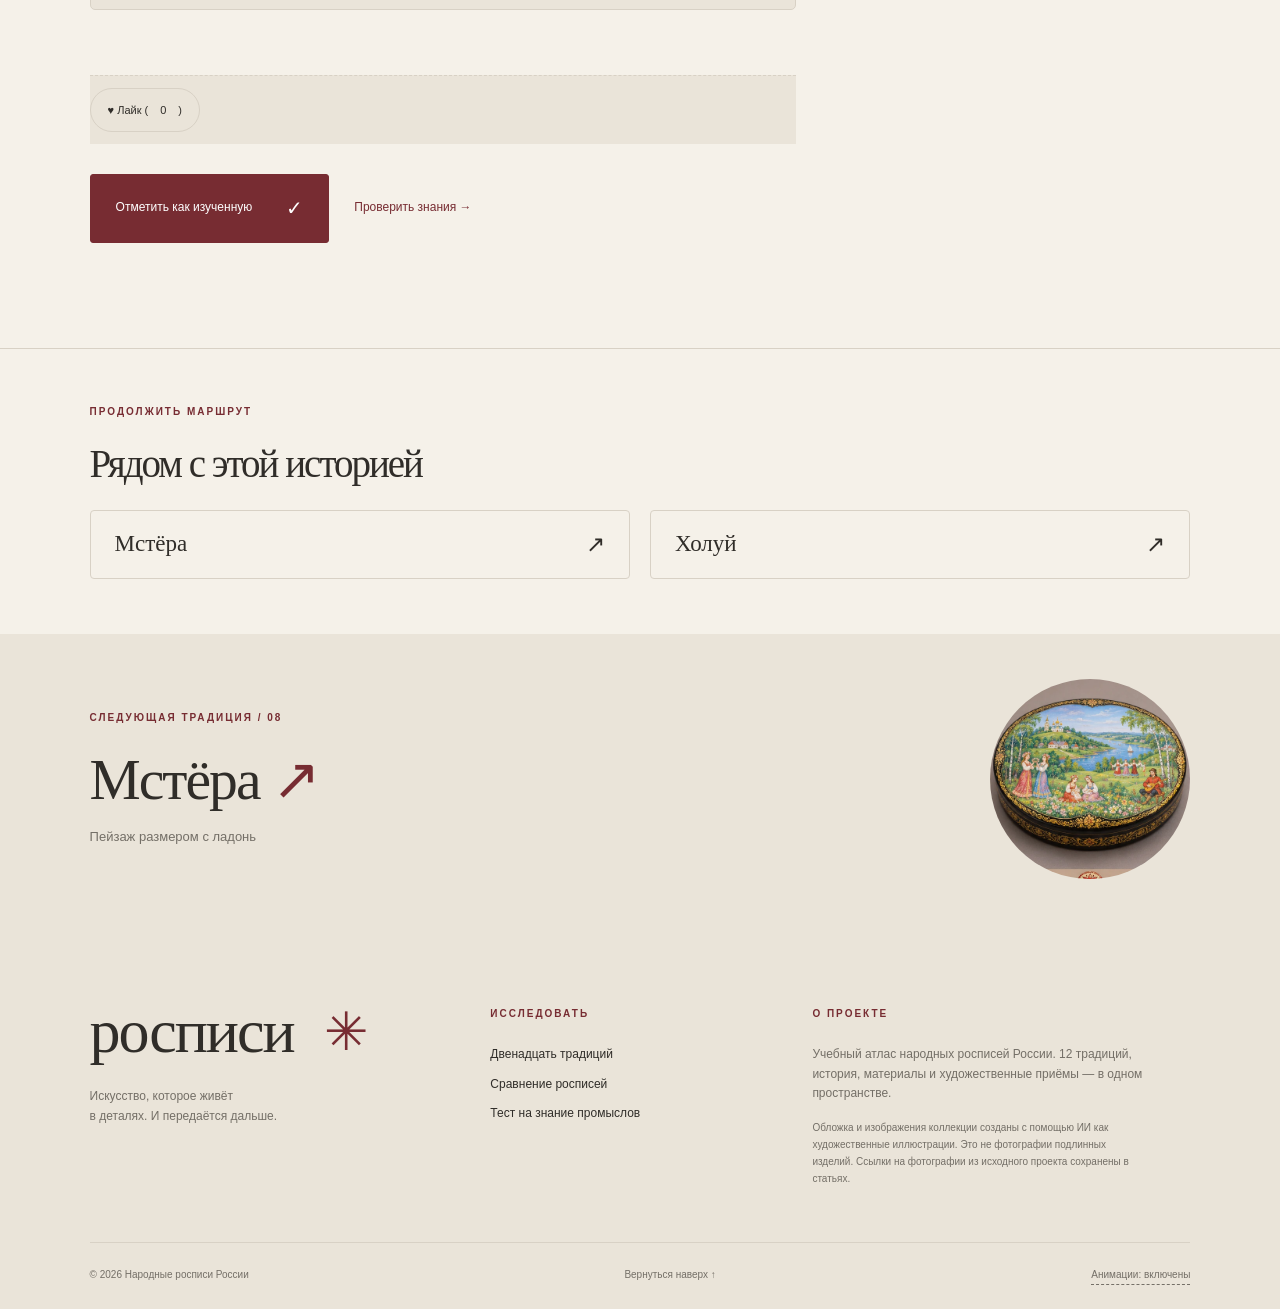
<file: docs/articles/fedoskino.html>
<!doctype html><html lang="ru"><head><meta charset="utf-8"><meta name="viewport" content="width=device-width, initial-scale=1"><meta name="theme-color" content="#772c32"><meta name="description" content="Народные росписи России: история, материалы, техники, галереи и интерактивный тест."><title>Федоскино — Росписи</title><link rel="icon" href="../assets/mark.svg" type="image/svg+xml"><script src="../theme-init.js"></script><link rel="stylesheet" href="../style.css"><script defer src="../data.js"></script><script defer src="../app.js"></script><link rel="stylesheet" href="../enhancements.css"><script defer src="../quiz-data.js"></script><script defer src="../enhancements.js"></script></head><body><a class="skip" href="#main">К содержанию</a><div class="progress" aria-hidden="true"></div><header class="header"><a class="brand" href="../index.html" aria-label="Росписи — на главную"><img src="../assets/mark.svg" alt="" width="38" height="38"><span>росписи<small>ЖИВОЕ НАСЛЕДИЕ РОССИИ</small></span></a><div class="header-controls"><button class="theme-toggle" aria-label="Включить тёмную тему" title="Переключить тему"><span class="theme-icon" aria-hidden="true">☾</span><span class="theme-label">Тема</span></button><button class="menu-toggle" aria-label="Открыть меню" aria-expanded="false" aria-controls="navigation">Меню <span>☰</span></button><nav id="navigation" aria-label="Главная навигация"><a href="../index.html#vidy-promyslov">Коллекция</a><a href="../index.html#sravnenie">Сравнить</a><a href="../index.html#kak-otlichit">Шпаргалка</a><a class="nav-test" href="../index.html#test">Проверить себя <span>↗</span></a></nav></div></header><main id="main" data-article="fedoskino"><section class="article-hero section" id="top"><div class="article-topline"><a class="back-link" href="../index.html#vidy-promyslov">← Вернуться к коллекции</a><span class="read-time">3 минуты на знакомство</span></div><div class="article-hero-grid"><div><p class="eyebrow">КОЛЛЕКЦИЯ / 07 ИЗ 12  • НОВОЕ</p><h1>Федоскино</h1><p class="article-sub">Свет из глубины лака</p><p>Федоскинская миниатюра похожа на маленькую живописную картину. Мягкие переходы цвета, пейзажи и бытовые сцены сочетаются с глубиной блестящего лака.</p><span class="swatches" aria-hidden="true"><i style="background:#252621"></i><i style="background:#aa8c60"></i><i style="background:#b0c6cf"></i></span><div class="article-actions"><button class="pill-button article-save" data-favorite="fedoskino" aria-pressed="false">♡ Сохранить роспись</button><button class="pill-button" id="copy-link">Скопировать ссылку ↗</button></div><div class="article-facts"><div><span>Регион</span><p>Московская область, Федоскино</p></div><div><span>Материал</span><p>Папье-маше, масляные краски, лак</p></div><div><span>Период</span><p>Конец XVIII века</p></div></div></div><figure><button class="enlarge" data-enlarge="6" aria-label="Увеличить иллюстрацию Федоскино"><div class="art art-6" role="img" aria-label="Художественная иллюстрация: Федоскино"></div><span>Рассмотреть детали ↗</span></button><figcaption>Художественная AI-иллюстрация по мотивам традиции</figcaption></figure></div></section><div class="article-layout section"><aside class="article-nav"><p class="eyebrow">В ЭТОЙ СТАТЬЕ</p><a href="#history">01 История</a><a href="#features">02 Как узнать</a><a href="#process">03 Рассмотреть</a><a href="#gallery">04 Галерея и источники</a><a href="#feedback">05 Ваше впечатление</a><div class="reading-ring"><span id="reading-percent">0%</span><small>ПРОЧИТАНО</small></div></aside><article class="article-body"><section id="history" class="reveal"><p class="eyebrow">01 / ИСТОКИ</p><h2>История и особенности</h2><p>История промысла связана с производством, открытым Петром Коробовым в 1795 году в Данилкове, рядом с Федоскином. Позже прославились лукутинские лаки. Особенность школы — масляная живопись, в том числе по светоотражающей подложке.</p></section><section id="features" class="reveal"><p class="eyebrow">02 / ЯЗЫК ОРНАМЕНТА</p><h2>Что помогает узнать?</h2><ul class="motif-list"><li><span>✳</span>Масляная живопись</li><li><span>✳</span>Плавные переходы света и тени</li><li><span>✳</span>Пейзажи, портреты и тройки</li><li><span>✳</span>Перламутр или металлическая подложка</li></ul></section><section id="process" class="reveal"><p class="eyebrow">03 / УЧИМСЯ СМОТРЕТЬ</p><h2>Как рассмотреть роспись</h2><ol class="process-list"><li><span>01</span><p>Посмотрите, как свет моделирует объём фигур.</p></li><li><span>02</span><p>Найдите прозрачные слои краски: это лессировки.</p></li><li><span>03</span><p>Отметьте участки, где подложка усиливает свечение.</p></li><li><span>04</span><p>Сравните живописную сцену с тонкой графикой Палеха.</p></li></ol></section><section id="gallery" class="reveal"><p class="eyebrow">04 / РАССМОТРЕТЬ БЛИЖЕ</p><h2>Галерея и источники</h2><button class="enlarge gallery-art" data-enlarge="6" aria-label="Увеличить иллюстрацию"><div class="art art-6" role="img" aria-label="Художественная иллюстрация: Федоскино"></div><span>Открыть иллюстрацию ↗</span></button><p class="small">Иллюстрация создана с помощью ИИ и передаёт общее настроение традиции. Для изучения подлинных изделий и исторических сведений обратитесь к источникам.</p><div class="source-links"><a href="https://kirmuseum.org/ru/exhibitions/lakovaya-miniatyura" target="_blank" rel="noopener noreferrer"><span>Кирилло-Белозерский музей · Лаковая миниатюра<small>Источник для изучения традиции</small></span>↗</a><a href="https://www.culture.ru/materials/139105/zagadki-uzorov-russkikh-rospisei" target="_blank" rel="noopener noreferrer"><span>Культура.РФ · Загадки узоров<small>Источник для изучения традиции</small></span>↗</a></div></section><section id="feedback" class="feedback-box"><span class="feedback-mark" aria-hidden="true">✳</span><p class="eyebrow">ВАШЕ ВПЕЧАТЛЕНИЕ</p><h2>Была ли статья полезной?</h2><p>Помогла увидеть что-то новое?</p><div class="feedback-buttons" role="group" aria-label="Полезность статьи"><button class="pill-button" data-vote="yes" aria-pressed="false">Да, было интересно <span>♡</span></button><button class="pill-button" data-vote="no" aria-pressed="false">Не совсем</button></div><p id="feedback-status" class="small" aria-live="polite">Ваш выбор сохранится только в этом браузере.</p></section><footer class="article-actions"><button class="pill-button like-btn" data-like="fedoskino">♥ Лайк (<span class="like-count">0</span>)</button></footer><div class="article-finish"><button class="button" id="mark-read">Отметить как изученную <span>✓</span></button><a href="../index.html#test">Проверить знания →</a></div></article></div><section class="related-section section"><p class="eyebrow">ПРОДОЛЖИТЬ МАРШРУТ</p><h2>Рядом с этой историей</h2><div class="related-links"><a href="mstera.html"><span>Мстёра</span>↗</a><a href="kholui.html"><span>Холуй</span>↗</a></div></section><a class="next-article section" href="mstera.html"><div><p class="eyebrow">СЛЕДУЮЩАЯ ТРАДИЦИЯ / 08</p><h2>Мстёра <span>↗</span></h2><p>Пейзаж размером с ладонь</p></div><div class="art art-7" role="img" aria-label="Художественная иллюстрация: Мстёра"></div></a></main><footer id="o-proekte"><div class="footer-top"><div><a class="footer-brand" href="../index.html">росписи<span>✳</span></a><p>Искусство, которое живёт<br>в деталях. И передаётся дальше.</p></div><div><span class="eyebrow">ИССЛЕДОВАТЬ</span><a href="../index.html#vidy-promyslov">Двенадцать традиций</a><a href="../index.html#sravnenie">Сравнение росписей</a><a href="../index.html#test">Тест на знание промыслов</a></div><div><span class="eyebrow">О ПРОЕКТЕ</span><p>Учебный атлас народных росписей России. 12 традиций, история, материалы и художественные приёмы — в одном пространстве.</p><p class="small">Обложка и изображения коллекции созданы с помощью ИИ как художественные иллюстрации. Это не фотографии подлинных изделий. Ссылки на фотографии из исходного проекта сохранены в статьях.</p></div></div><div class="footer-bottom"><span>© 2026 Народные росписи России</span><a href="#top">Вернуться наверх ↑</a></div></footer><button class="to-top" aria-label="Наверх">↑</button><dialog id="lightbox" aria-label="Просмотр иллюстрации"><button class="close-dialog" aria-label="Закрыть">×</button><div class="lightbox-art art"></div><p class="lightbox-caption"></p></dialog><div id="toast" class="toast" role="status" aria-live="polite"></div></body></html>
</file>
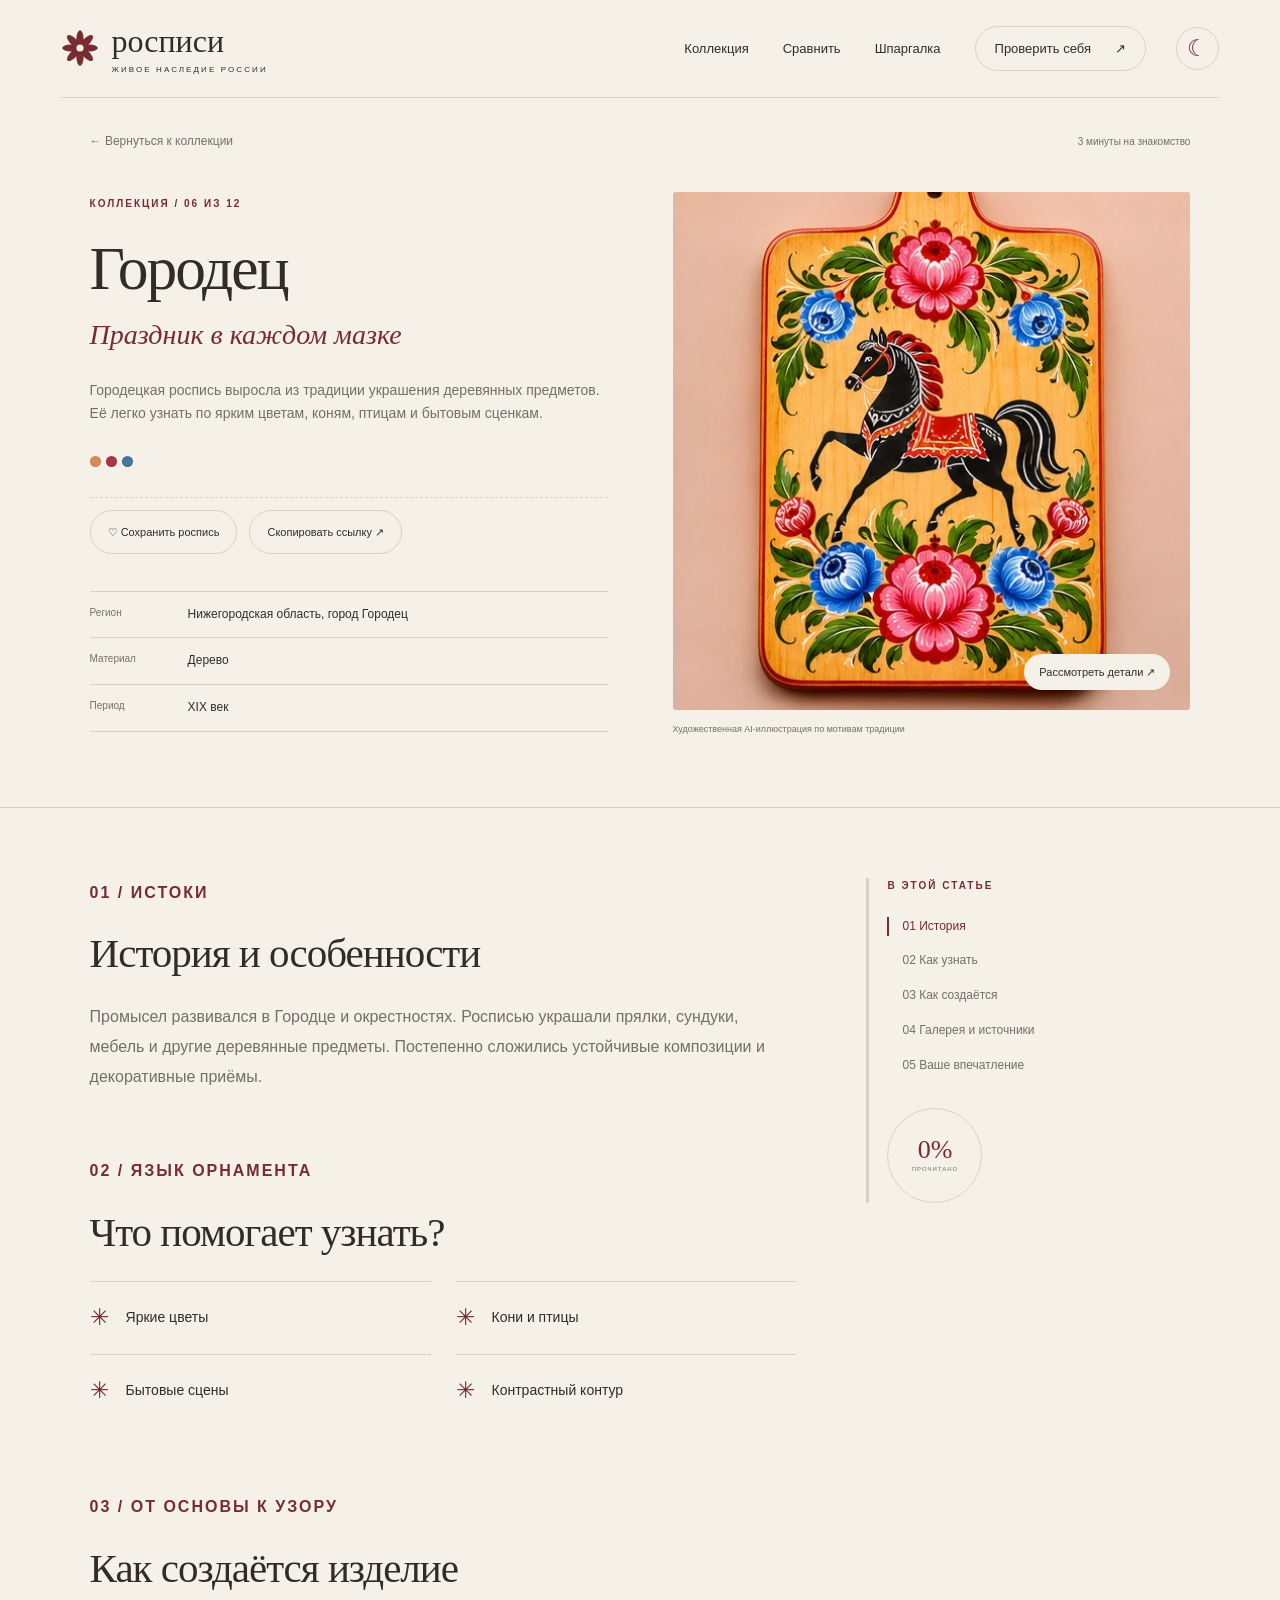
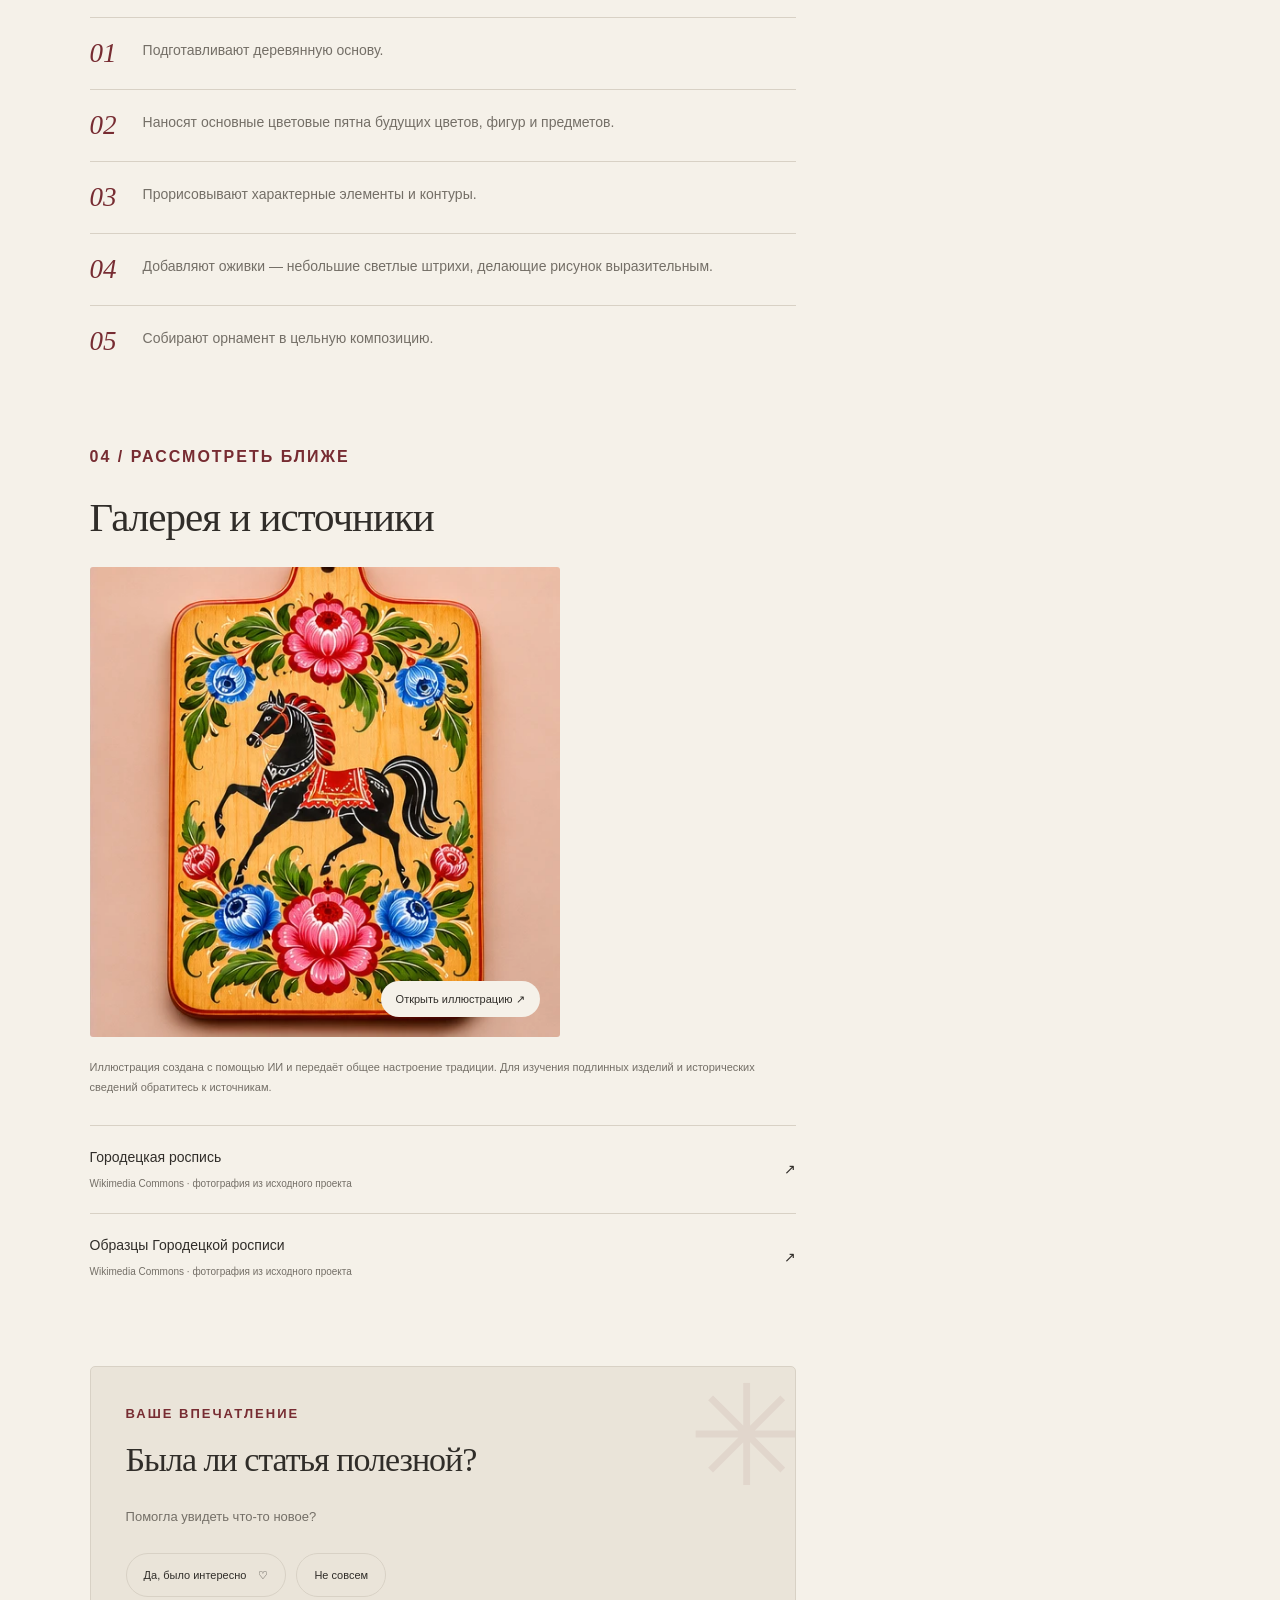
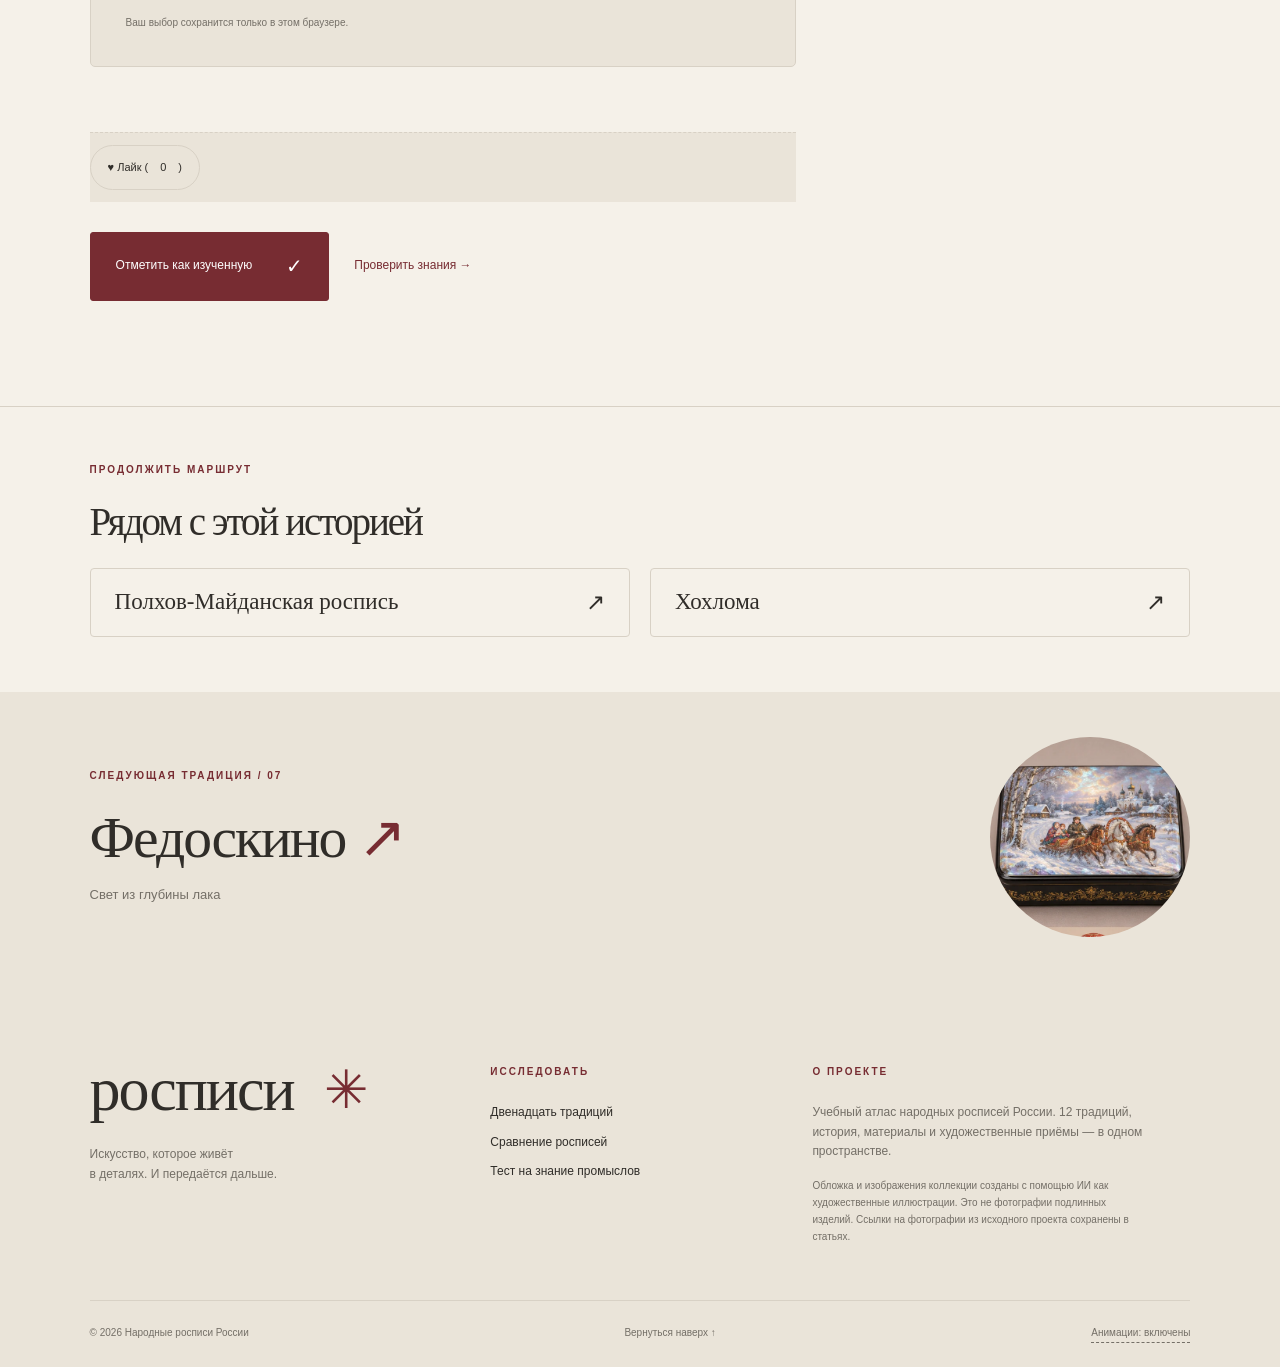
<file: docs/articles/gorodets.html>
<!doctype html><html lang="ru"><head><meta charset="utf-8"><meta name="viewport" content="width=device-width, initial-scale=1"><meta name="theme-color" content="#772c32"><meta name="description" content="Народные росписи России: история, материалы, техники, галереи и интерактивный тест."><title>Городец — Росписи</title><link rel="icon" href="../assets/mark.svg" type="image/svg+xml"><script src="../theme-init.js"></script><link rel="stylesheet" href="../style.css"><script defer src="../data.js"></script><script defer src="../app.js"></script><link rel="stylesheet" href="../enhancements.css"><script defer src="../quiz-data.js"></script><script defer src="../enhancements.js"></script></head><body><a class="skip" href="#main">К содержанию</a><div class="progress" aria-hidden="true"></div><header class="header"><a class="brand" href="../index.html" aria-label="Росписи — на главную"><img src="../assets/mark.svg" alt="" width="38" height="38"><span>росписи<small>ЖИВОЕ НАСЛЕДИЕ РОССИИ</small></span></a><div class="header-controls"><button class="theme-toggle" aria-label="Включить тёмную тему" title="Переключить тему"><span class="theme-icon" aria-hidden="true">☾</span><span class="theme-label">Тема</span></button><button class="menu-toggle" aria-label="Открыть меню" aria-expanded="false" aria-controls="navigation">Меню <span>☰</span></button><nav id="navigation" aria-label="Главная навигация"><a href="../index.html#vidy-promyslov">Коллекция</a><a href="../index.html#sravnenie">Сравнить</a><a href="../index.html#kak-otlichit">Шпаргалка</a><a class="nav-test" href="../index.html#test">Проверить себя <span>↗</span></a></nav></div></header><main id="main" data-article="gorodets"><section class="article-hero section" id="top"><div class="article-topline"><a class="back-link" href="../index.html#vidy-promyslov">← Вернуться к коллекции</a><span class="read-time">3 минуты на знакомство</span></div><div class="article-hero-grid"><div><p class="eyebrow">КОЛЛЕКЦИЯ / 06 ИЗ 12 </p><h1>Городец</h1><p class="article-sub">Праздник в каждом мазке</p><p>Городецкая роспись выросла из традиции украшения деревянных предметов. Её легко узнать по ярким цветам, коням, птицам и бытовым сценкам.</p><span class="swatches" aria-hidden="true"><i style="background:#d68d55"></i><i style="background:#a83547"></i><i style="background:#4277a3"></i></span><div class="article-actions"><button class="pill-button article-save" data-favorite="gorodets" aria-pressed="false">♡ Сохранить роспись</button><button class="pill-button" id="copy-link">Скопировать ссылку ↗</button></div><div class="article-facts"><div><span>Регион</span><p>Нижегородская область, город Городец</p></div><div><span>Материал</span><p>Дерево</p></div><div><span>Период</span><p>XIX век</p></div></div></div><figure><button class="enlarge" data-enlarge="5" aria-label="Увеличить иллюстрацию Городец"><div class="art art-5" role="img" aria-label="Художественная иллюстрация: Городец"></div><span>Рассмотреть детали ↗</span></button><figcaption>Художественная AI-иллюстрация по мотивам традиции</figcaption></figure></div></section><div class="article-layout section"><aside class="article-nav"><p class="eyebrow">В ЭТОЙ СТАТЬЕ</p><a href="#history">01 История</a><a href="#features">02 Как узнать</a><a href="#process">03 Как создаётся</a><a href="#gallery">04 Галерея и источники</a><a href="#feedback">05 Ваше впечатление</a><div class="reading-ring"><span id="reading-percent">0%</span><small>ПРОЧИТАНО</small></div></aside><article class="article-body"><section id="history" class="reveal"><p class="eyebrow">01 / ИСТОКИ</p><h2>История и особенности</h2><p>Промысел развивался в Городце и окрестностях. Росписью украшали прялки, сундуки, мебель и другие деревянные предметы. Постепенно сложились устойчивые композиции и декоративные приёмы.</p></section><section id="features" class="reveal"><p class="eyebrow">02 / ЯЗЫК ОРНАМЕНТА</p><h2>Что помогает узнать?</h2><ul class="motif-list"><li><span>✳</span>Яркие цветы</li><li><span>✳</span>Кони и птицы</li><li><span>✳</span>Бытовые сцены</li><li><span>✳</span>Контрастный контур</li></ul></section><section id="process" class="reveal"><p class="eyebrow">03 / ОТ ОСНОВЫ К УЗОРУ</p><h2>Как создаётся изделие</h2><ol class="process-list"><li><span>01</span><p>Подготавливают деревянную основу.</p></li><li><span>02</span><p>Наносят основные цветовые пятна будущих цветов, фигур и предметов.</p></li><li><span>03</span><p>Прорисовывают характерные элементы и контуры.</p></li><li><span>04</span><p>Добавляют оживки — небольшие светлые штрихи, делающие рисунок выразительным.</p></li><li><span>05</span><p>Собирают орнамент в цельную композицию.</p></li></ol></section><section id="gallery" class="reveal"><p class="eyebrow">04 / РАССМОТРЕТЬ БЛИЖЕ</p><h2>Галерея и источники</h2><button class="enlarge gallery-art" data-enlarge="5" aria-label="Увеличить иллюстрацию"><div class="art art-5" role="img" aria-label="Художественная иллюстрация: Городец"></div><span>Открыть иллюстрацию ↗</span></button><p class="small">Иллюстрация создана с помощью ИИ и передаёт общее настроение традиции. Для изучения подлинных изделий и исторических сведений обратитесь к источникам.</p><div class="source-links"><a href="https://commons.wikimedia.org/wiki/File:%D0%93%D0%BE%D1%80%D0%BE%D0%B4%D0%B5%D1%86%D0%BA%D0%B0%D1%8F_%D1%80%D0%BE%D1%81%D0%BF%D0%B8%D1%81%D1%8C.jpg" target="_blank" rel="noopener noreferrer"><span>Городецкая роспись<small>Wikimedia Commons · фотография из исходного проекта</small></span>↗</a><a href="https://commons.wikimedia.org/wiki/File:Gorodetskaya_rospis_01.jpg" target="_blank" rel="noopener noreferrer"><span>Образцы Городецкой росписи<small>Wikimedia Commons · фотография из исходного проекта</small></span>↗</a></div></section><section id="feedback" class="feedback-box"><span class="feedback-mark" aria-hidden="true">✳</span><p class="eyebrow">ВАШЕ ВПЕЧАТЛЕНИЕ</p><h2>Была ли статья полезной?</h2><p>Помогла увидеть что-то новое?</p><div class="feedback-buttons" role="group" aria-label="Полезность статьи"><button class="pill-button" data-vote="yes" aria-pressed="false">Да, было интересно <span>♡</span></button><button class="pill-button" data-vote="no" aria-pressed="false">Не совсем</button></div><p id="feedback-status" class="small" aria-live="polite">Ваш выбор сохранится только в этом браузере.</p></section><footer class="article-actions"><button class="pill-button like-btn" data-like="gorodets">♥ Лайк (<span class="like-count">0</span>)</button></footer><div class="article-finish"><button class="button" id="mark-read">Отметить как изученную <span>✓</span></button><a href="../index.html#test">Проверить знания →</a></div></article></div><section class="related-section section"><p class="eyebrow">ПРОДОЛЖИТЬ МАРШРУТ</p><h2>Рядом с этой историей</h2><div class="related-links"><a href="polkhov-maidan.html"><span>Полхов-Майданская роспись</span>↗</a><a href="khokhloma.html"><span>Хохлома</span>↗</a></div></section><a class="next-article section" href="fedoskino.html"><div><p class="eyebrow">СЛЕДУЮЩАЯ ТРАДИЦИЯ / 07</p><h2>Федоскино <span>↗</span></h2><p>Свет из глубины лака</p></div><div class="art art-6" role="img" aria-label="Художественная иллюстрация: Федоскино"></div></a></main><footer id="o-proekte"><div class="footer-top"><div><a class="footer-brand" href="../index.html">росписи<span>✳</span></a><p>Искусство, которое живёт<br>в деталях. И передаётся дальше.</p></div><div><span class="eyebrow">ИССЛЕДОВАТЬ</span><a href="../index.html#vidy-promyslov">Двенадцать традиций</a><a href="../index.html#sravnenie">Сравнение росписей</a><a href="../index.html#test">Тест на знание промыслов</a></div><div><span class="eyebrow">О ПРОЕКТЕ</span><p>Учебный атлас народных росписей России. 12 традиций, история, материалы и художественные приёмы — в одном пространстве.</p><p class="small">Обложка и изображения коллекции созданы с помощью ИИ как художественные иллюстрации. Это не фотографии подлинных изделий. Ссылки на фотографии из исходного проекта сохранены в статьях.</p></div></div><div class="footer-bottom"><span>© 2026 Народные росписи России</span><a href="#top">Вернуться наверх ↑</a></div></footer><button class="to-top" aria-label="Наверх">↑</button><dialog id="lightbox" aria-label="Просмотр иллюстрации"><button class="close-dialog" aria-label="Закрыть">×</button><div class="lightbox-art art"></div><p class="lightbox-caption"></p></dialog><div id="toast" class="toast" role="status" aria-live="polite"></div></body></html>
</file>
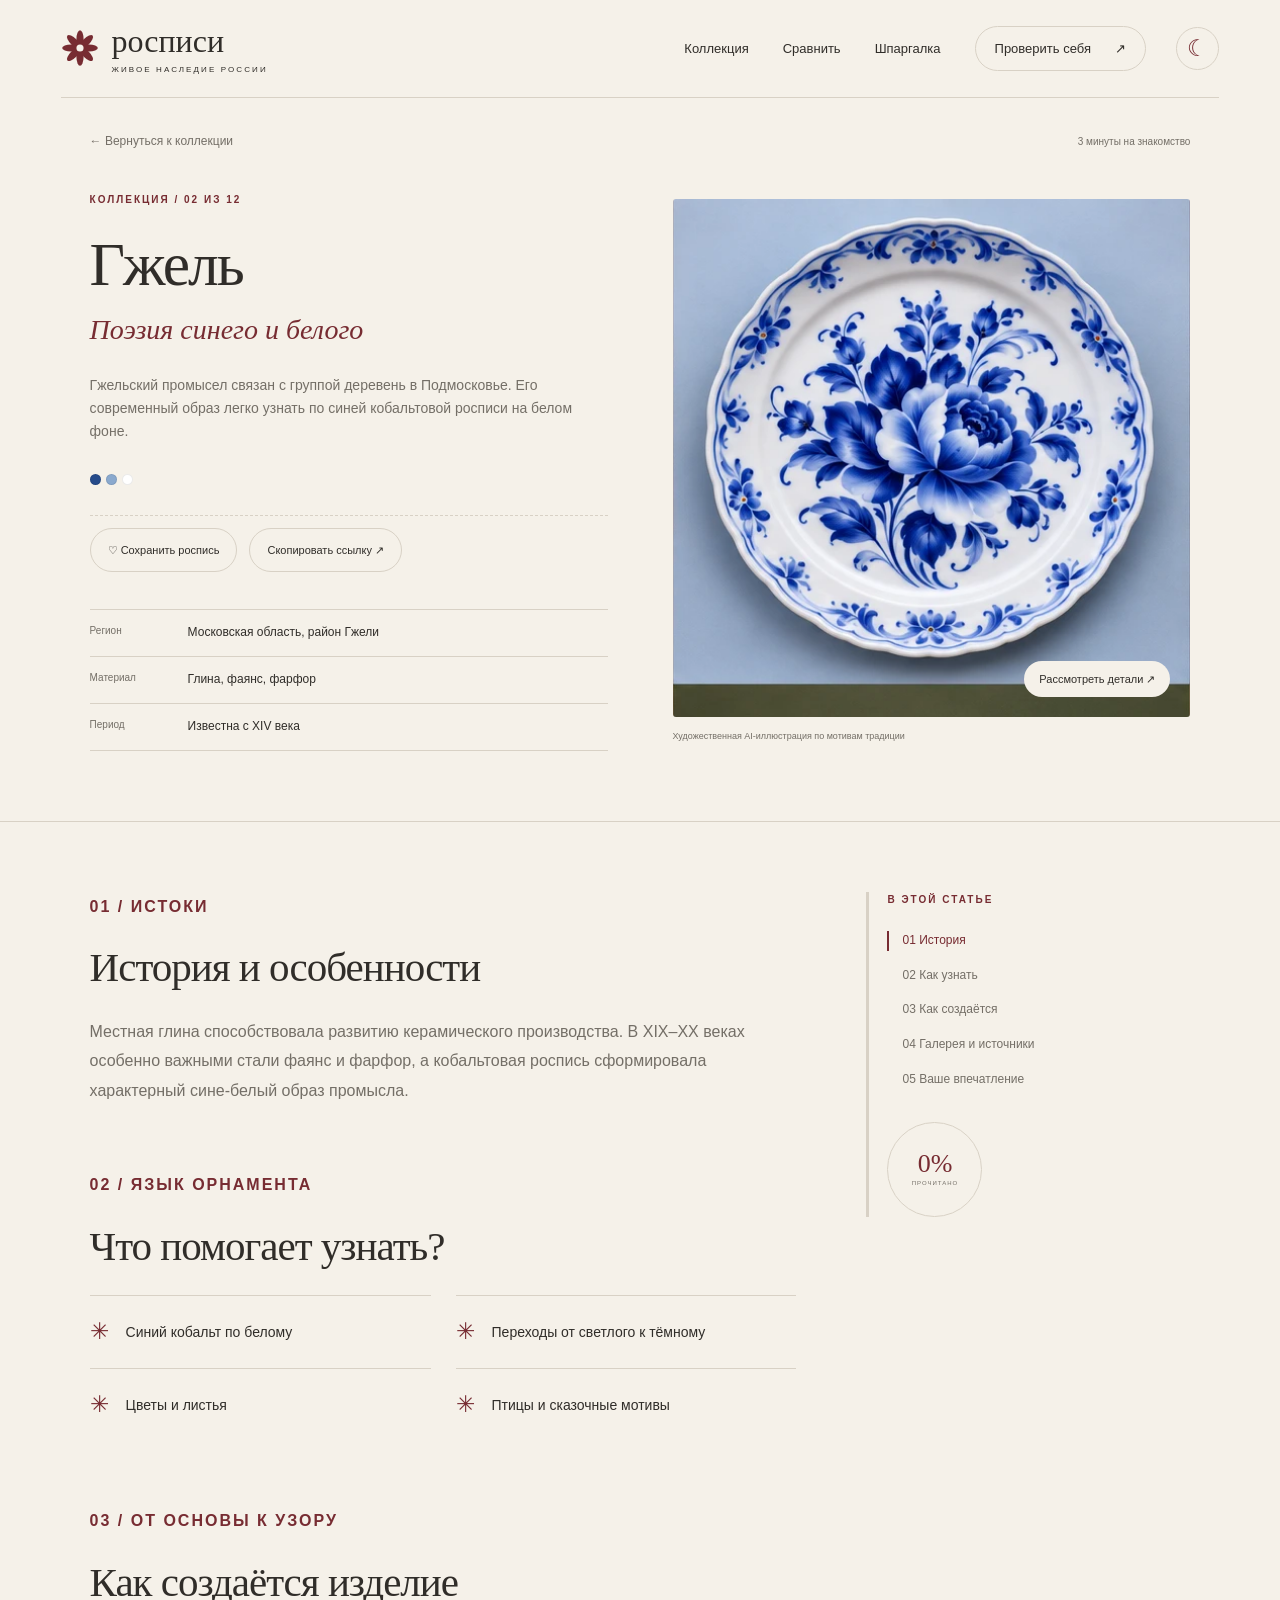
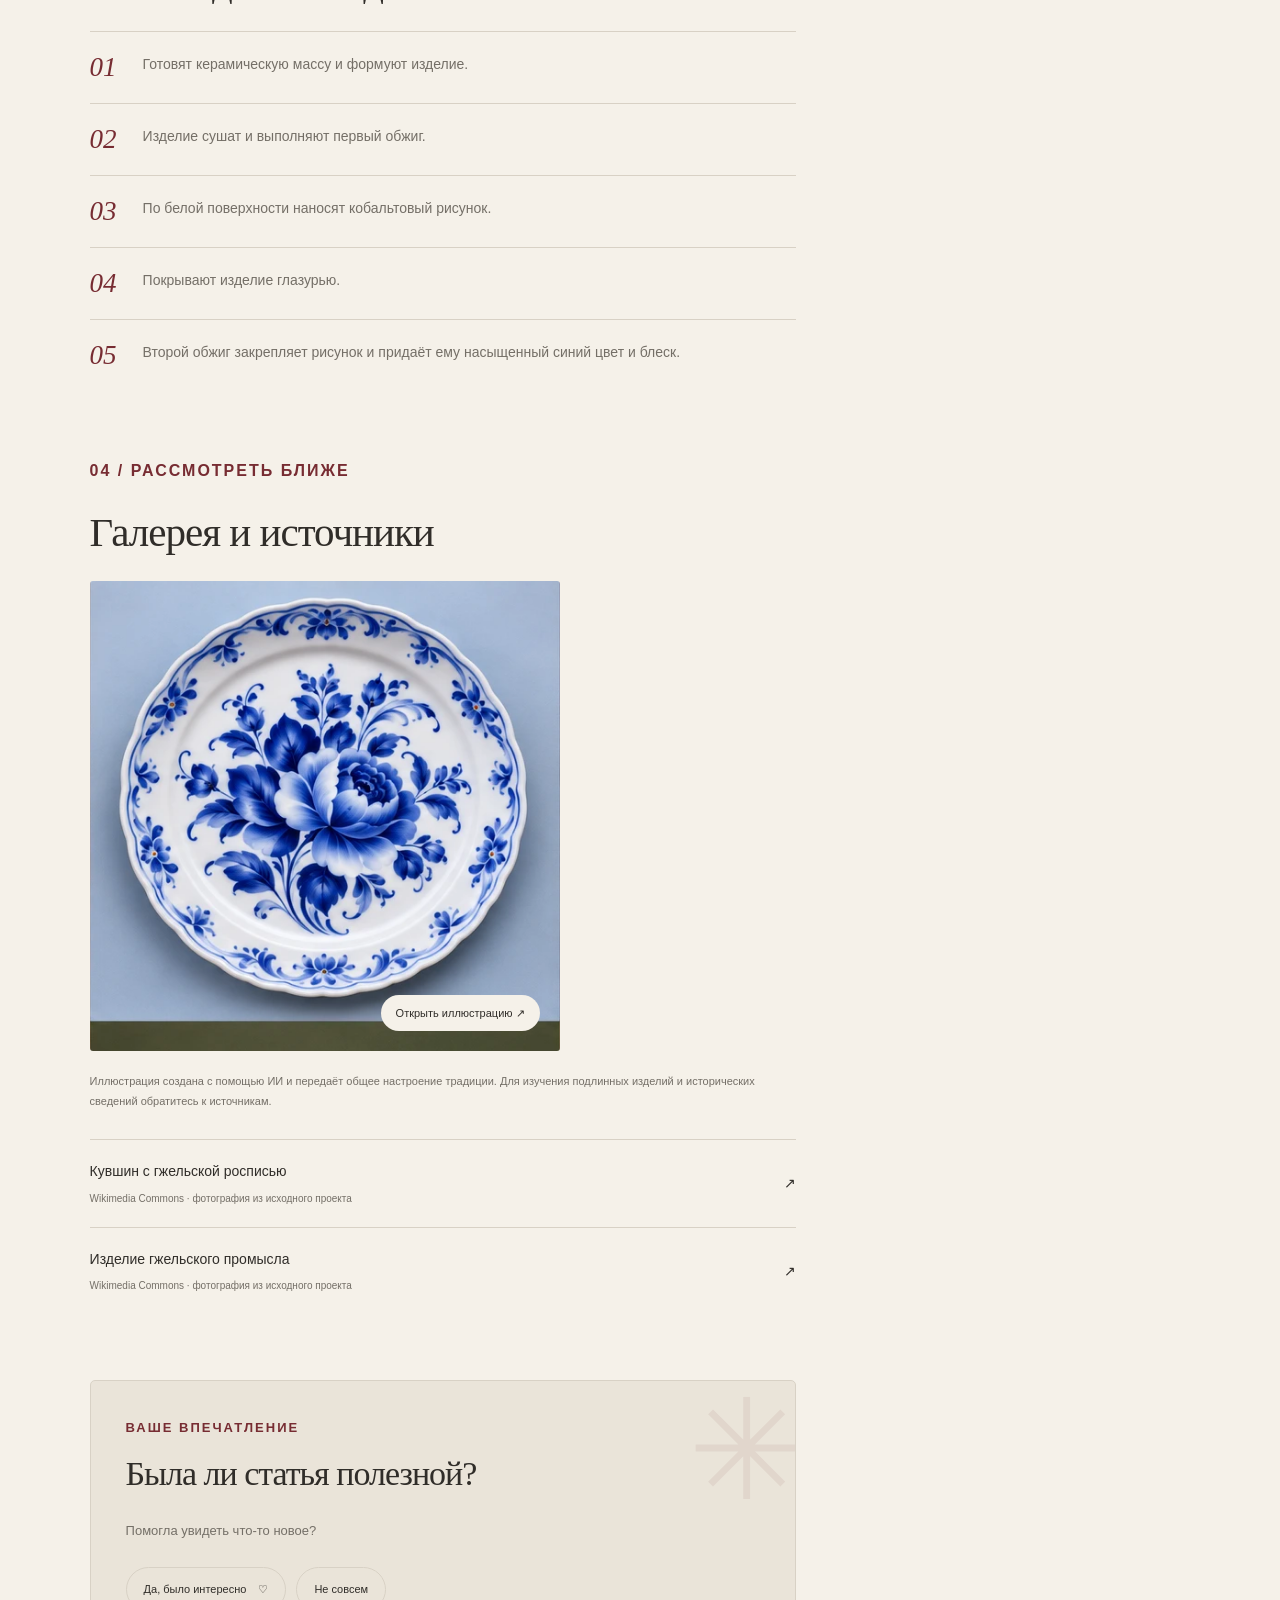
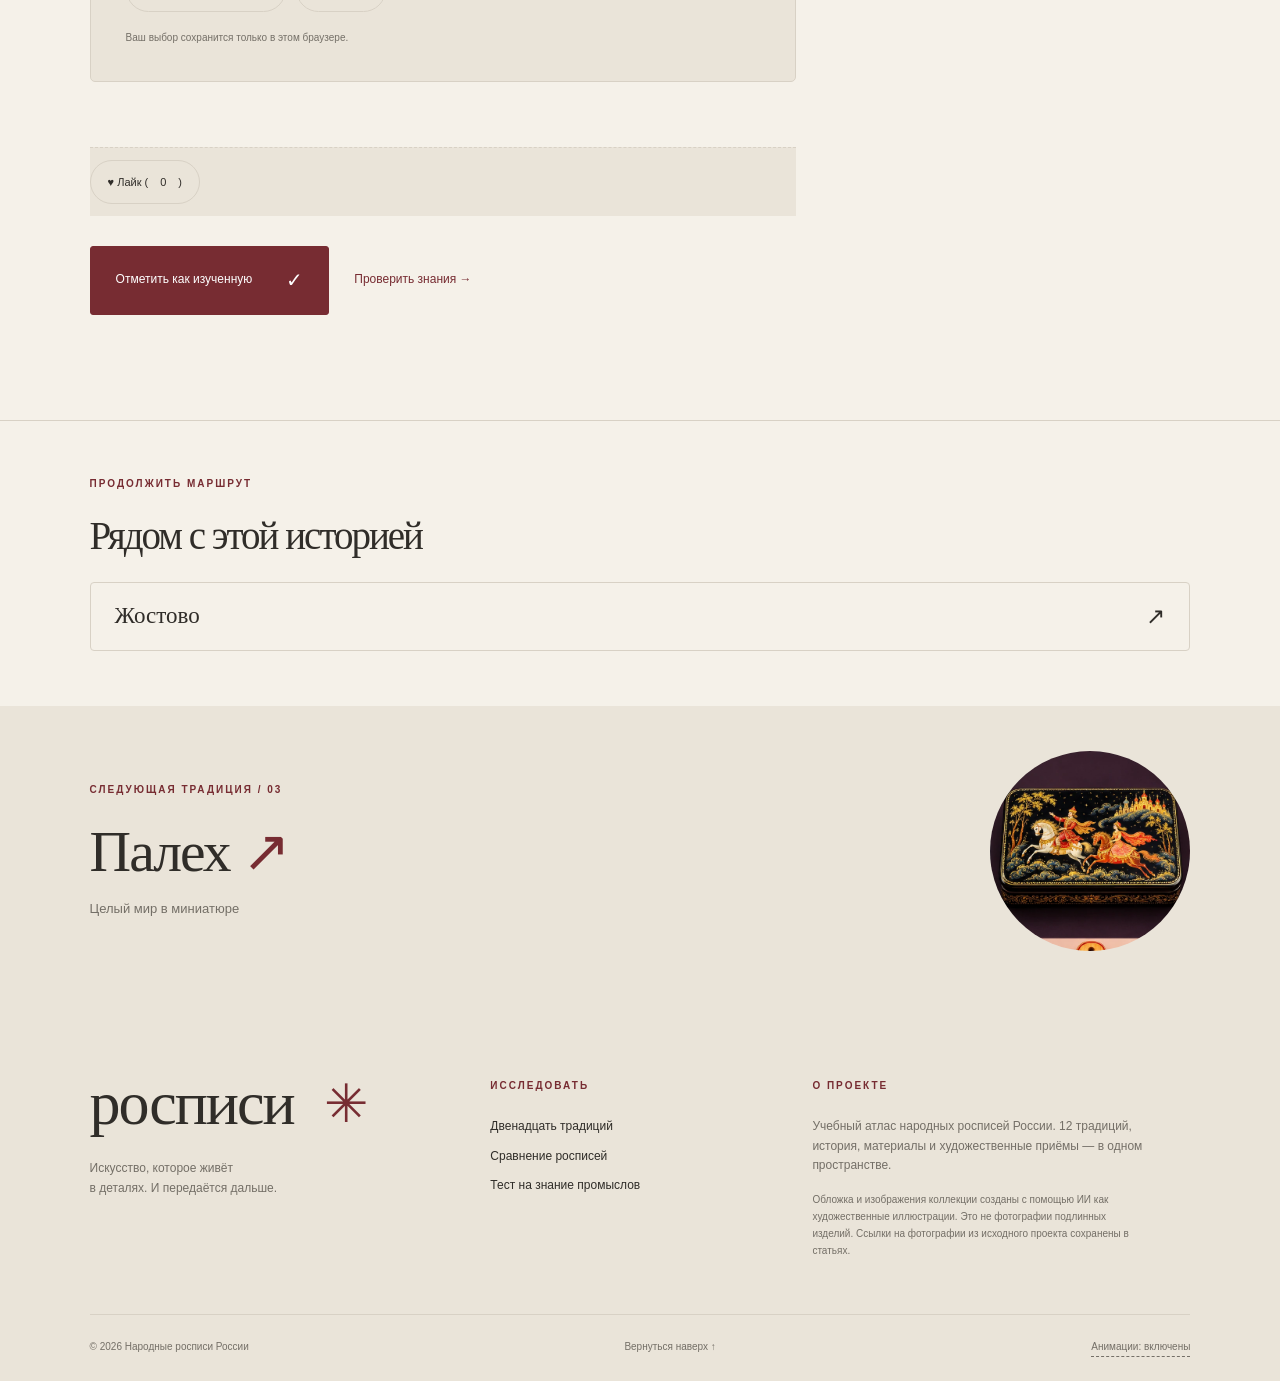
<file: docs/articles/gzhel.html>
<!doctype html><html lang="ru"><head><meta charset="utf-8"><meta name="viewport" content="width=device-width, initial-scale=1"><meta name="theme-color" content="#772c32"><meta name="description" content="Народные росписи России: история, материалы, техники, галереи и интерактивный тест."><title>Гжель — Росписи</title><link rel="icon" href="../assets/mark.svg" type="image/svg+xml"><script src="../theme-init.js"></script><link rel="stylesheet" href="../style.css"><script defer src="../data.js"></script><script defer src="../app.js"></script><link rel="stylesheet" href="../enhancements.css"><script defer src="../quiz-data.js"></script><script defer src="../enhancements.js"></script></head><body><a class="skip" href="#main">К содержанию</a><div class="progress" aria-hidden="true"></div><header class="header"><a class="brand" href="../index.html" aria-label="Росписи — на главную"><img src="../assets/mark.svg" alt="" width="38" height="38"><span>росписи<small>ЖИВОЕ НАСЛЕДИЕ РОССИИ</small></span></a><div class="header-controls"><button class="theme-toggle" aria-label="Включить тёмную тему" title="Переключить тему"><span class="theme-icon" aria-hidden="true">☾</span><span class="theme-label">Тема</span></button><button class="menu-toggle" aria-label="Открыть меню" aria-expanded="false" aria-controls="navigation">Меню <span>☰</span></button><nav id="navigation" aria-label="Главная навигация"><a href="../index.html#vidy-promyslov">Коллекция</a><a href="../index.html#sravnenie">Сравнить</a><a href="../index.html#kak-otlichit">Шпаргалка</a><a class="nav-test" href="../index.html#test">Проверить себя <span>↗</span></a></nav></div></header><main id="main" data-article="gzhel"><section class="article-hero section" id="top"><div class="article-topline"><a class="back-link" href="../index.html#vidy-promyslov">← Вернуться к коллекции</a><span class="read-time">3 минуты на знакомство</span></div><div class="article-hero-grid"><div><p class="eyebrow">КОЛЛЕКЦИЯ / 02 ИЗ 12 </p><h1>Гжель</h1><p class="article-sub">Поэзия синего и белого</p><p>Гжельский промысел связан с группой деревень в Подмосковье. Его современный образ легко узнать по синей кобальтовой росписи на белом фоне.</p><span class="swatches" aria-hidden="true"><i style="background:#254b8a"></i><i style="background:#8aa9ce"></i><i style="background:#fff"></i></span><div class="article-actions"><button class="pill-button article-save" data-favorite="gzhel" aria-pressed="false">♡ Сохранить роспись</button><button class="pill-button" id="copy-link">Скопировать ссылку ↗</button></div><div class="article-facts"><div><span>Регион</span><p>Московская область, район Гжели</p></div><div><span>Материал</span><p>Глина, фаянс, фарфор</p></div><div><span>Период</span><p>Известна с XIV века</p></div></div></div><figure><button class="enlarge" data-enlarge="1" aria-label="Увеличить иллюстрацию Гжель"><div class="art art-1" role="img" aria-label="Художественная иллюстрация: Гжель"></div><span>Рассмотреть детали ↗</span></button><figcaption>Художественная AI-иллюстрация по мотивам традиции</figcaption></figure></div></section><div class="article-layout section"><aside class="article-nav"><p class="eyebrow">В ЭТОЙ СТАТЬЕ</p><a href="#history">01 История</a><a href="#features">02 Как узнать</a><a href="#process">03 Как создаётся</a><a href="#gallery">04 Галерея и источники</a><a href="#feedback">05 Ваше впечатление</a><div class="reading-ring"><span id="reading-percent">0%</span><small>ПРОЧИТАНО</small></div></aside><article class="article-body"><section id="history" class="reveal"><p class="eyebrow">01 / ИСТОКИ</p><h2>История и особенности</h2><p>Местная глина способствовала развитию керамического производства. В XIX–XX веках особенно важными стали фаянс и фарфор, а кобальтовая роспись сформировала характерный сине-белый образ промысла.</p></section><section id="features" class="reveal"><p class="eyebrow">02 / ЯЗЫК ОРНАМЕНТА</p><h2>Что помогает узнать?</h2><ul class="motif-list"><li><span>✳</span>Синий кобальт по белому</li><li><span>✳</span>Переходы от светлого к тёмному</li><li><span>✳</span>Цветы и листья</li><li><span>✳</span>Птицы и сказочные мотивы</li></ul></section><section id="process" class="reveal"><p class="eyebrow">03 / ОТ ОСНОВЫ К УЗОРУ</p><h2>Как создаётся изделие</h2><ol class="process-list"><li><span>01</span><p>Готовят керамическую массу и формуют изделие.</p></li><li><span>02</span><p>Изделие сушат и выполняют первый обжиг.</p></li><li><span>03</span><p>По белой поверхности наносят кобальтовый рисунок.</p></li><li><span>04</span><p>Покрывают изделие глазурью.</p></li><li><span>05</span><p>Второй обжиг закрепляет рисунок и придаёт ему насыщенный синий цвет и блеск.</p></li></ol></section><section id="gallery" class="reveal"><p class="eyebrow">04 / РАССМОТРЕТЬ БЛИЖЕ</p><h2>Галерея и источники</h2><button class="enlarge gallery-art" data-enlarge="1" aria-label="Увеличить иллюстрацию"><div class="art art-1" role="img" aria-label="Художественная иллюстрация: Гжель"></div><span>Открыть иллюстрацию ↗</span></button><p class="small">Иллюстрация создана с помощью ИИ и передаёт общее настроение традиции. Для изучения подлинных изделий и исторических сведений обратитесь к источникам.</p><div class="source-links"><a href="https://commons.wikimedia.org/wiki/File:%D0%93%D0%B6%D0%B5%D0%BB%D1%8C.JPG" target="_blank" rel="noopener noreferrer"><span>Кувшин с гжельской росписью<small>Wikimedia Commons · фотография из исходного проекта</small></span>↗</a><a href="https://commons.wikimedia.org/wiki/File:Gzhel_P1030266_-_%D0%BA%D0%BE%D0%BF%D0%B8%D1%8F.jpg" target="_blank" rel="noopener noreferrer"><span>Изделие гжельского промысла<small>Wikimedia Commons · фотография из исходного проекта</small></span>↗</a></div></section><section id="feedback" class="feedback-box"><span class="feedback-mark" aria-hidden="true">✳</span><p class="eyebrow">ВАШЕ ВПЕЧАТЛЕНИЕ</p><h2>Была ли статья полезной?</h2><p>Помогла увидеть что-то новое?</p><div class="feedback-buttons" role="group" aria-label="Полезность статьи"><button class="pill-button" data-vote="yes" aria-pressed="false">Да, было интересно <span>♡</span></button><button class="pill-button" data-vote="no" aria-pressed="false">Не совсем</button></div><p id="feedback-status" class="small" aria-live="polite">Ваш выбор сохранится только в этом браузере.</p></section><footer class="article-actions"><button class="pill-button like-btn" data-like="gzhel">♥ Лайк (<span class="like-count">0</span>)</button></footer><div class="article-finish"><button class="button" id="mark-read">Отметить как изученную <span>✓</span></button><a href="../index.html#test">Проверить знания →</a></div></article></div><section class="related-section section"><p class="eyebrow">ПРОДОЛЖИТЬ МАРШРУТ</p><h2>Рядом с этой историей</h2><div class="related-links"><a href="zhostovo.html"><span>Жостово</span>↗</a></div></section><a class="next-article section" href="palekh.html"><div><p class="eyebrow">СЛЕДУЮЩАЯ ТРАДИЦИЯ / 03</p><h2>Палех <span>↗</span></h2><p>Целый мир в миниатюре</p></div><div class="art art-2" role="img" aria-label="Художественная иллюстрация: Палех"></div></a></main><footer id="o-proekte"><div class="footer-top"><div><a class="footer-brand" href="../index.html">росписи<span>✳</span></a><p>Искусство, которое живёт<br>в деталях. И передаётся дальше.</p></div><div><span class="eyebrow">ИССЛЕДОВАТЬ</span><a href="../index.html#vidy-promyslov">Двенадцать традиций</a><a href="../index.html#sravnenie">Сравнение росписей</a><a href="../index.html#test">Тест на знание промыслов</a></div><div><span class="eyebrow">О ПРОЕКТЕ</span><p>Учебный атлас народных росписей России. 12 традиций, история, материалы и художественные приёмы — в одном пространстве.</p><p class="small">Обложка и изображения коллекции созданы с помощью ИИ как художественные иллюстрации. Это не фотографии подлинных изделий. Ссылки на фотографии из исходного проекта сохранены в статьях.</p></div></div><div class="footer-bottom"><span>© 2026 Народные росписи России</span><a href="#top">Вернуться наверх ↑</a></div></footer><button class="to-top" aria-label="Наверх">↑</button><dialog id="lightbox" aria-label="Просмотр иллюстрации"><button class="close-dialog" aria-label="Закрыть">×</button><div class="lightbox-art art"></div><p class="lightbox-caption"></p></dialog><div id="toast" class="toast" role="status" aria-live="polite"></div></body></html>
</file>
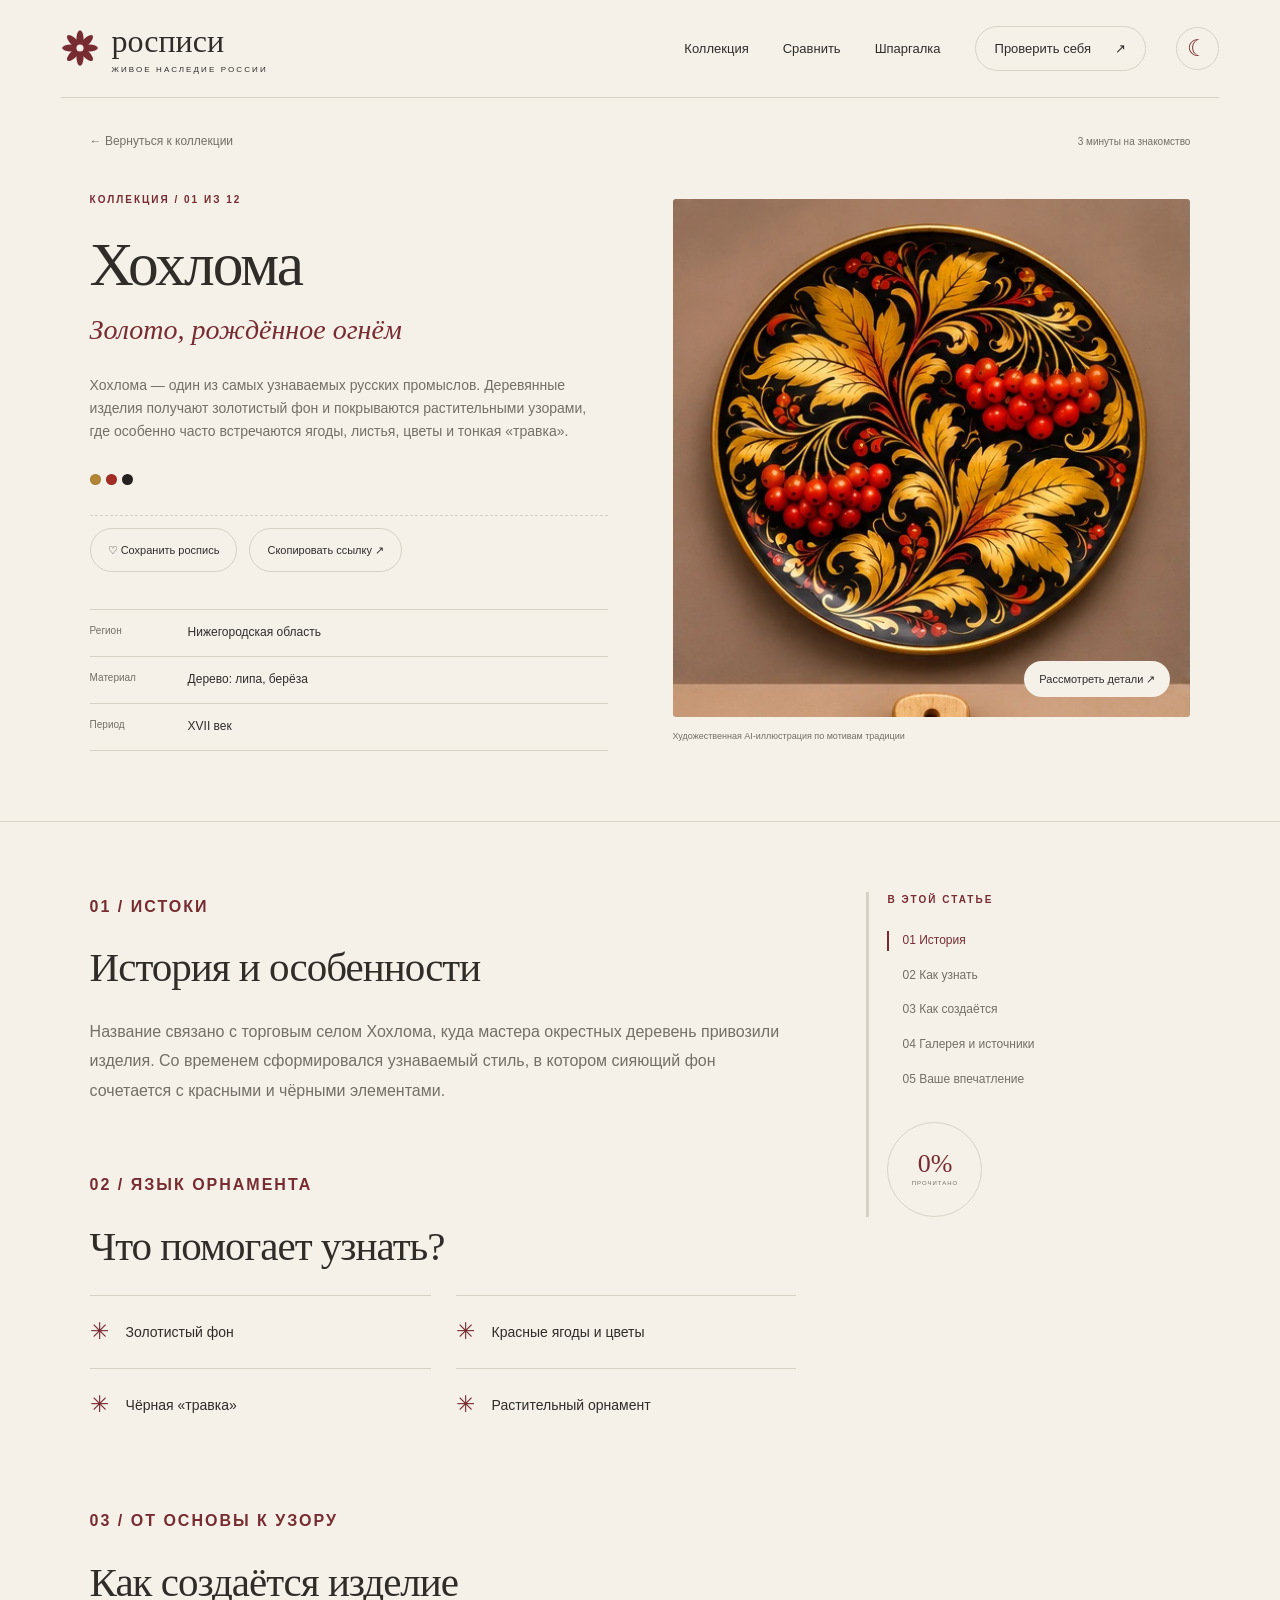
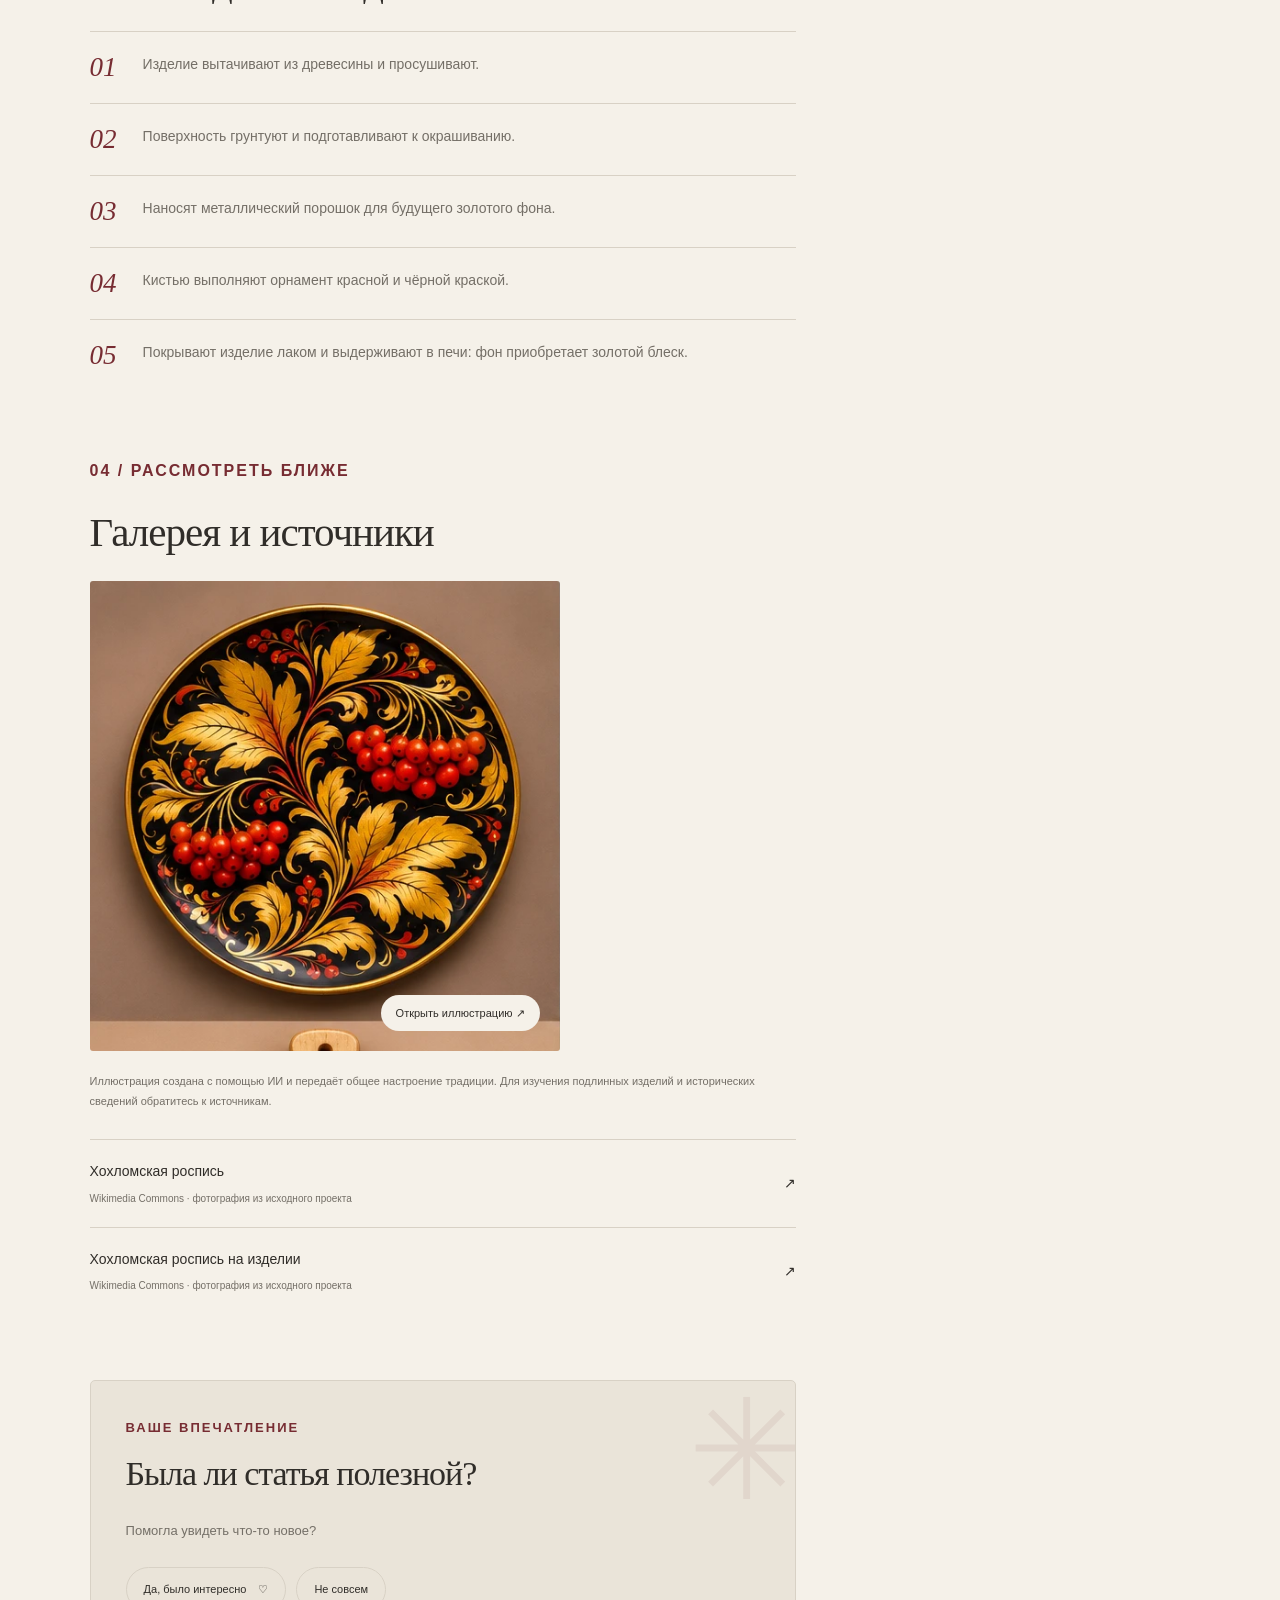
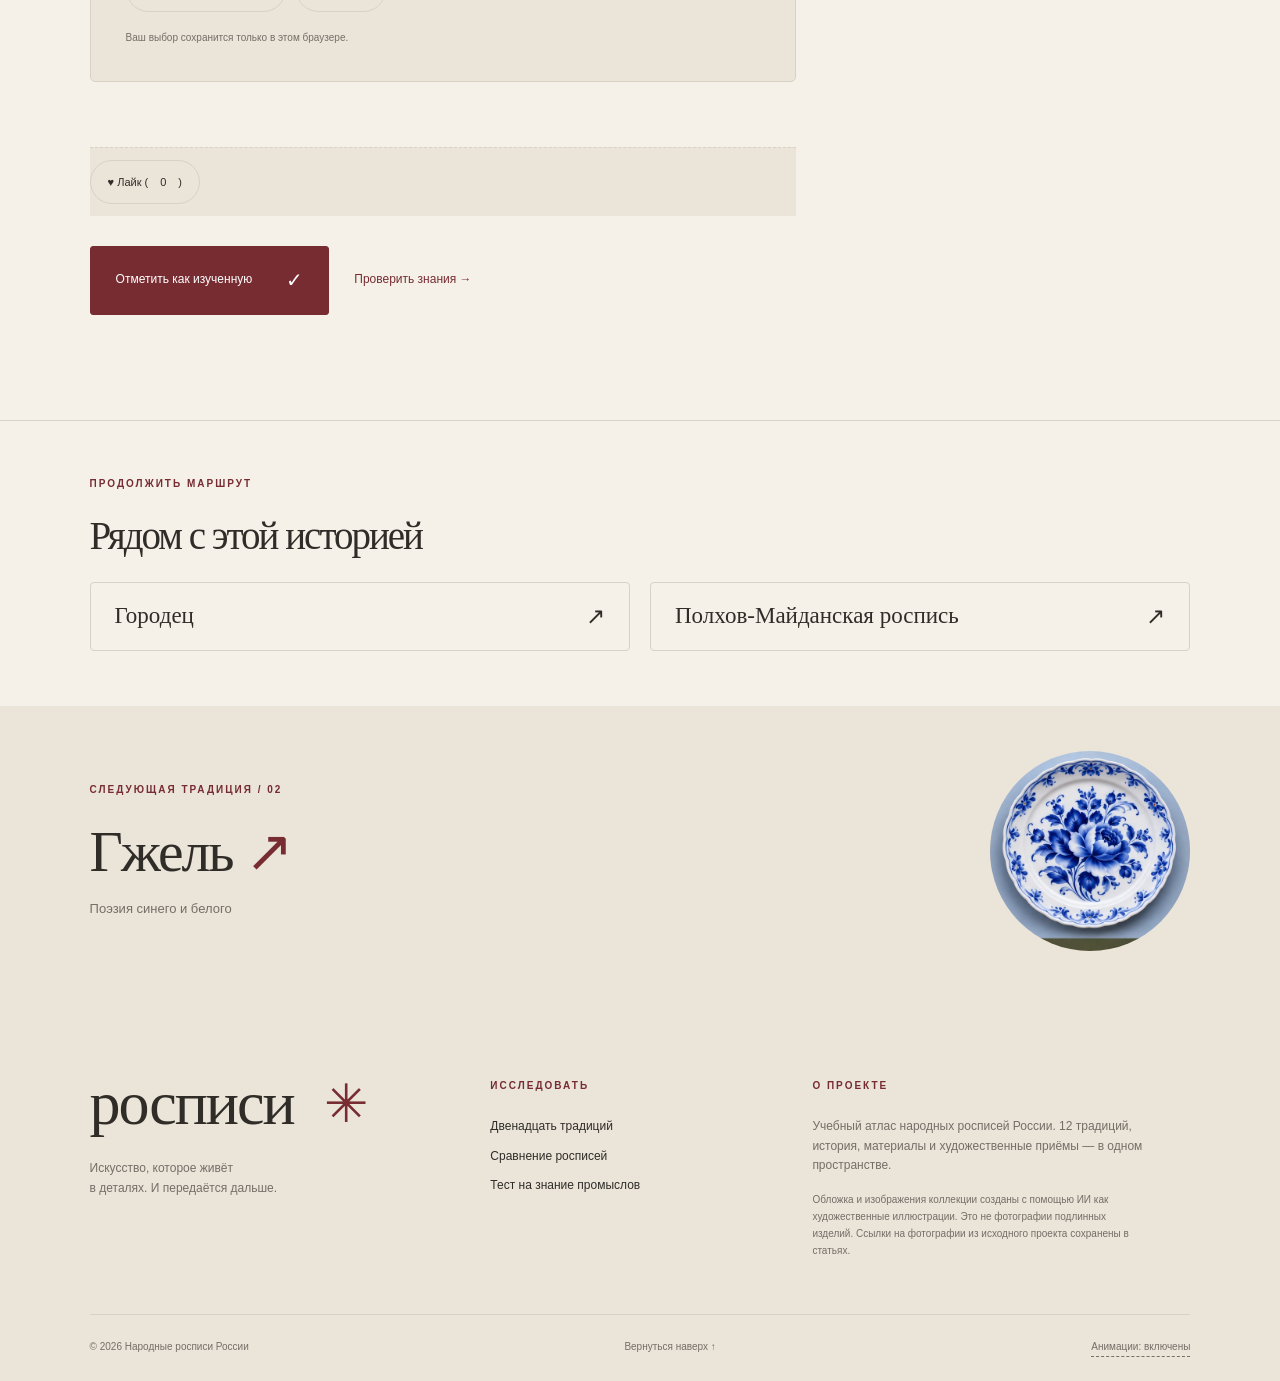
<file: docs/articles/khokhloma.html>
<!doctype html><html lang="ru"><head><meta charset="utf-8"><meta name="viewport" content="width=device-width, initial-scale=1"><meta name="theme-color" content="#772c32"><meta name="description" content="Народные росписи России: история, материалы, техники, галереи и интерактивный тест."><title>Хохлома — Росписи</title><link rel="icon" href="../assets/mark.svg" type="image/svg+xml"><script src="../theme-init.js"></script><link rel="stylesheet" href="../style.css"><script defer src="../data.js"></script><script defer src="../app.js"></script><link rel="stylesheet" href="../enhancements.css"><script defer src="../quiz-data.js"></script><script defer src="../enhancements.js"></script></head><body><a class="skip" href="#main">К содержанию</a><div class="progress" aria-hidden="true"></div><header class="header"><a class="brand" href="../index.html" aria-label="Росписи — на главную"><img src="../assets/mark.svg" alt="" width="38" height="38"><span>росписи<small>ЖИВОЕ НАСЛЕДИЕ РОССИИ</small></span></a><div class="header-controls"><button class="theme-toggle" aria-label="Включить тёмную тему" title="Переключить тему"><span class="theme-icon" aria-hidden="true">☾</span><span class="theme-label">Тема</span></button><button class="menu-toggle" aria-label="Открыть меню" aria-expanded="false" aria-controls="navigation">Меню <span>☰</span></button><nav id="navigation" aria-label="Главная навигация"><a href="../index.html#vidy-promyslov">Коллекция</a><a href="../index.html#sravnenie">Сравнить</a><a href="../index.html#kak-otlichit">Шпаргалка</a><a class="nav-test" href="../index.html#test">Проверить себя <span>↗</span></a></nav></div></header><main id="main" data-article="khokhloma"><section class="article-hero section" id="top"><div class="article-topline"><a class="back-link" href="../index.html#vidy-promyslov">← Вернуться к коллекции</a><span class="read-time">3 минуты на знакомство</span></div><div class="article-hero-grid"><div><p class="eyebrow">КОЛЛЕКЦИЯ / 01 ИЗ 12 </p><h1>Хохлома</h1><p class="article-sub">Золото, рождённое огнём</p><p>Хохлома — один из самых узнаваемых русских промыслов. Деревянные изделия получают золотистый фон и покрываются растительными узорами, где особенно часто встречаются ягоды, листья, цветы и тонкая «травка».</p><span class="swatches" aria-hidden="true"><i style="background:#b38636"></i><i style="background:#a32c24"></i><i style="background:#24211e"></i></span><div class="article-actions"><button class="pill-button article-save" data-favorite="khokhloma" aria-pressed="false">♡ Сохранить роспись</button><button class="pill-button" id="copy-link">Скопировать ссылку ↗</button></div><div class="article-facts"><div><span>Регион</span><p>Нижегородская область</p></div><div><span>Материал</span><p>Дерево: липа, берёза</p></div><div><span>Период</span><p>XVII век</p></div></div></div><figure><button class="enlarge" data-enlarge="0" aria-label="Увеличить иллюстрацию Хохлома"><div class="art art-0" role="img" aria-label="Художественная иллюстрация: Хохлома"></div><span>Рассмотреть детали ↗</span></button><figcaption>Художественная AI-иллюстрация по мотивам традиции</figcaption></figure></div></section><div class="article-layout section"><aside class="article-nav"><p class="eyebrow">В ЭТОЙ СТАТЬЕ</p><a href="#history">01 История</a><a href="#features">02 Как узнать</a><a href="#process">03 Как создаётся</a><a href="#gallery">04 Галерея и источники</a><a href="#feedback">05 Ваше впечатление</a><div class="reading-ring"><span id="reading-percent">0%</span><small>ПРОЧИТАНО</small></div></aside><article class="article-body"><section id="history" class="reveal"><p class="eyebrow">01 / ИСТОКИ</p><h2>История и особенности</h2><p>Название связано с торговым селом Хохлома, куда мастера окрестных деревень привозили изделия. Со временем сформировался узнаваемый стиль, в котором сияющий фон сочетается с красными и чёрными элементами.</p></section><section id="features" class="reveal"><p class="eyebrow">02 / ЯЗЫК ОРНАМЕНТА</p><h2>Что помогает узнать?</h2><ul class="motif-list"><li><span>✳</span>Золотистый фон</li><li><span>✳</span>Красные ягоды и цветы</li><li><span>✳</span>Чёрная «травка»</li><li><span>✳</span>Растительный орнамент</li></ul></section><section id="process" class="reveal"><p class="eyebrow">03 / ОТ ОСНОВЫ К УЗОРУ</p><h2>Как создаётся изделие</h2><ol class="process-list"><li><span>01</span><p>Изделие вытачивают из древесины и просушивают.</p></li><li><span>02</span><p>Поверхность грунтуют и подготавливают к окрашиванию.</p></li><li><span>03</span><p>Наносят металлический порошок для будущего золотого фона.</p></li><li><span>04</span><p>Кистью выполняют орнамент красной и чёрной краской.</p></li><li><span>05</span><p>Покрывают изделие лаком и выдерживают в печи: фон приобретает золотой блеск.</p></li></ol></section><section id="gallery" class="reveal"><p class="eyebrow">04 / РАССМОТРЕТЬ БЛИЖЕ</p><h2>Галерея и источники</h2><button class="enlarge gallery-art" data-enlarge="0" aria-label="Увеличить иллюстрацию"><div class="art art-0" role="img" aria-label="Художественная иллюстрация: Хохлома"></div><span>Открыть иллюстрацию ↗</span></button><p class="small">Иллюстрация создана с помощью ИИ и передаёт общее настроение традиции. Для изучения подлинных изделий и исторических сведений обратитесь к источникам.</p><div class="source-links"><a href="https://commons.wikimedia.org/wiki/File:%D0%A5%D0%BE%D1%85%D0%BB%D0%BE%D0%BC%D1%81%D0%BA%D0%B0%D1%8F_%D1%80%D0%BE%D1%81%D0%BF%D0%B8%D1%81%D1%8C.jpg" target="_blank" rel="noopener noreferrer"><span>Хохломская роспись<small>Wikimedia Commons · фотография из исходного проекта</small></span>↗</a><a href="https://commons.wikimedia.org/wiki/File:%D0%A5%D0%BE%D1%85%D0%BB%D0%BE%D0%BC%D1%81%D0%BA%D0%B0%D1%8F_%D1%80%D0%BE%D1%81%D0%BF%D0%B8%D1%81%D1%8C1.jpg" target="_blank" rel="noopener noreferrer"><span>Хохломская роспись на изделии<small>Wikimedia Commons · фотография из исходного проекта</small></span>↗</a></div></section><section id="feedback" class="feedback-box"><span class="feedback-mark" aria-hidden="true">✳</span><p class="eyebrow">ВАШЕ ВПЕЧАТЛЕНИЕ</p><h2>Была ли статья полезной?</h2><p>Помогла увидеть что-то новое?</p><div class="feedback-buttons" role="group" aria-label="Полезность статьи"><button class="pill-button" data-vote="yes" aria-pressed="false">Да, было интересно <span>♡</span></button><button class="pill-button" data-vote="no" aria-pressed="false">Не совсем</button></div><p id="feedback-status" class="small" aria-live="polite">Ваш выбор сохранится только в этом браузере.</p></section><footer class="article-actions"><button class="pill-button like-btn" data-like="khokhloma">♥ Лайк (<span class="like-count">0</span>)</button></footer><div class="article-finish"><button class="button" id="mark-read">Отметить как изученную <span>✓</span></button><a href="../index.html#test">Проверить знания →</a></div></article></div><section class="related-section section"><p class="eyebrow">ПРОДОЛЖИТЬ МАРШРУТ</p><h2>Рядом с этой историей</h2><div class="related-links"><a href="gorodets.html"><span>Городец</span>↗</a><a href="polkhov-maidan.html"><span>Полхов-Майданская роспись</span>↗</a></div></section><a class="next-article section" href="gzhel.html"><div><p class="eyebrow">СЛЕДУЮЩАЯ ТРАДИЦИЯ / 02</p><h2>Гжель <span>↗</span></h2><p>Поэзия синего и белого</p></div><div class="art art-1" role="img" aria-label="Художественная иллюстрация: Гжель"></div></a></main><footer id="o-proekte"><div class="footer-top"><div><a class="footer-brand" href="../index.html">росписи<span>✳</span></a><p>Искусство, которое живёт<br>в деталях. И передаётся дальше.</p></div><div><span class="eyebrow">ИССЛЕДОВАТЬ</span><a href="../index.html#vidy-promyslov">Двенадцать традиций</a><a href="../index.html#sravnenie">Сравнение росписей</a><a href="../index.html#test">Тест на знание промыслов</a></div><div><span class="eyebrow">О ПРОЕКТЕ</span><p>Учебный атлас народных росписей России. 12 традиций, история, материалы и художественные приёмы — в одном пространстве.</p><p class="small">Обложка и изображения коллекции созданы с помощью ИИ как художественные иллюстрации. Это не фотографии подлинных изделий. Ссылки на фотографии из исходного проекта сохранены в статьях.</p></div></div><div class="footer-bottom"><span>© 2026 Народные росписи России</span><a href="#top">Вернуться наверх ↑</a></div></footer><button class="to-top" aria-label="Наверх">↑</button><dialog id="lightbox" aria-label="Просмотр иллюстрации"><button class="close-dialog" aria-label="Закрыть">×</button><div class="lightbox-art art"></div><p class="lightbox-caption"></p></dialog><div id="toast" class="toast" role="status" aria-live="polite"></div></body></html>
</file>
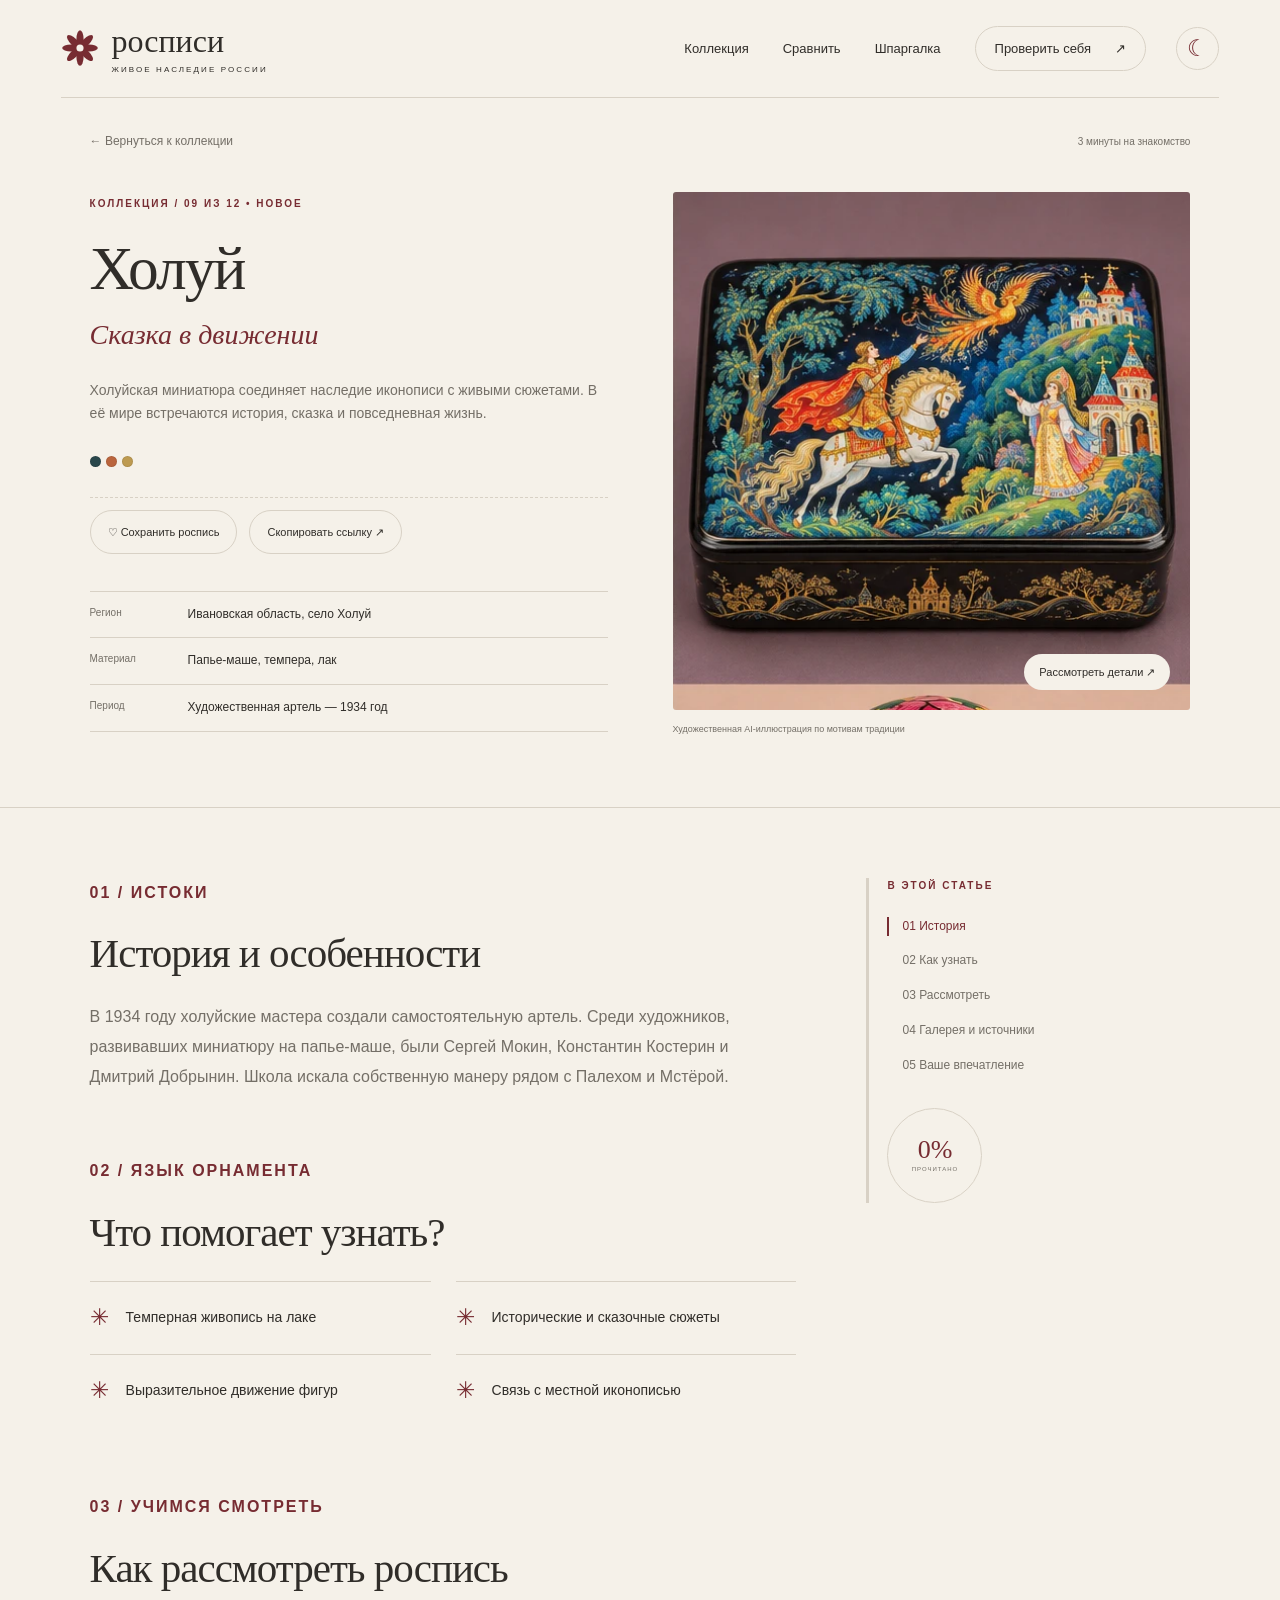
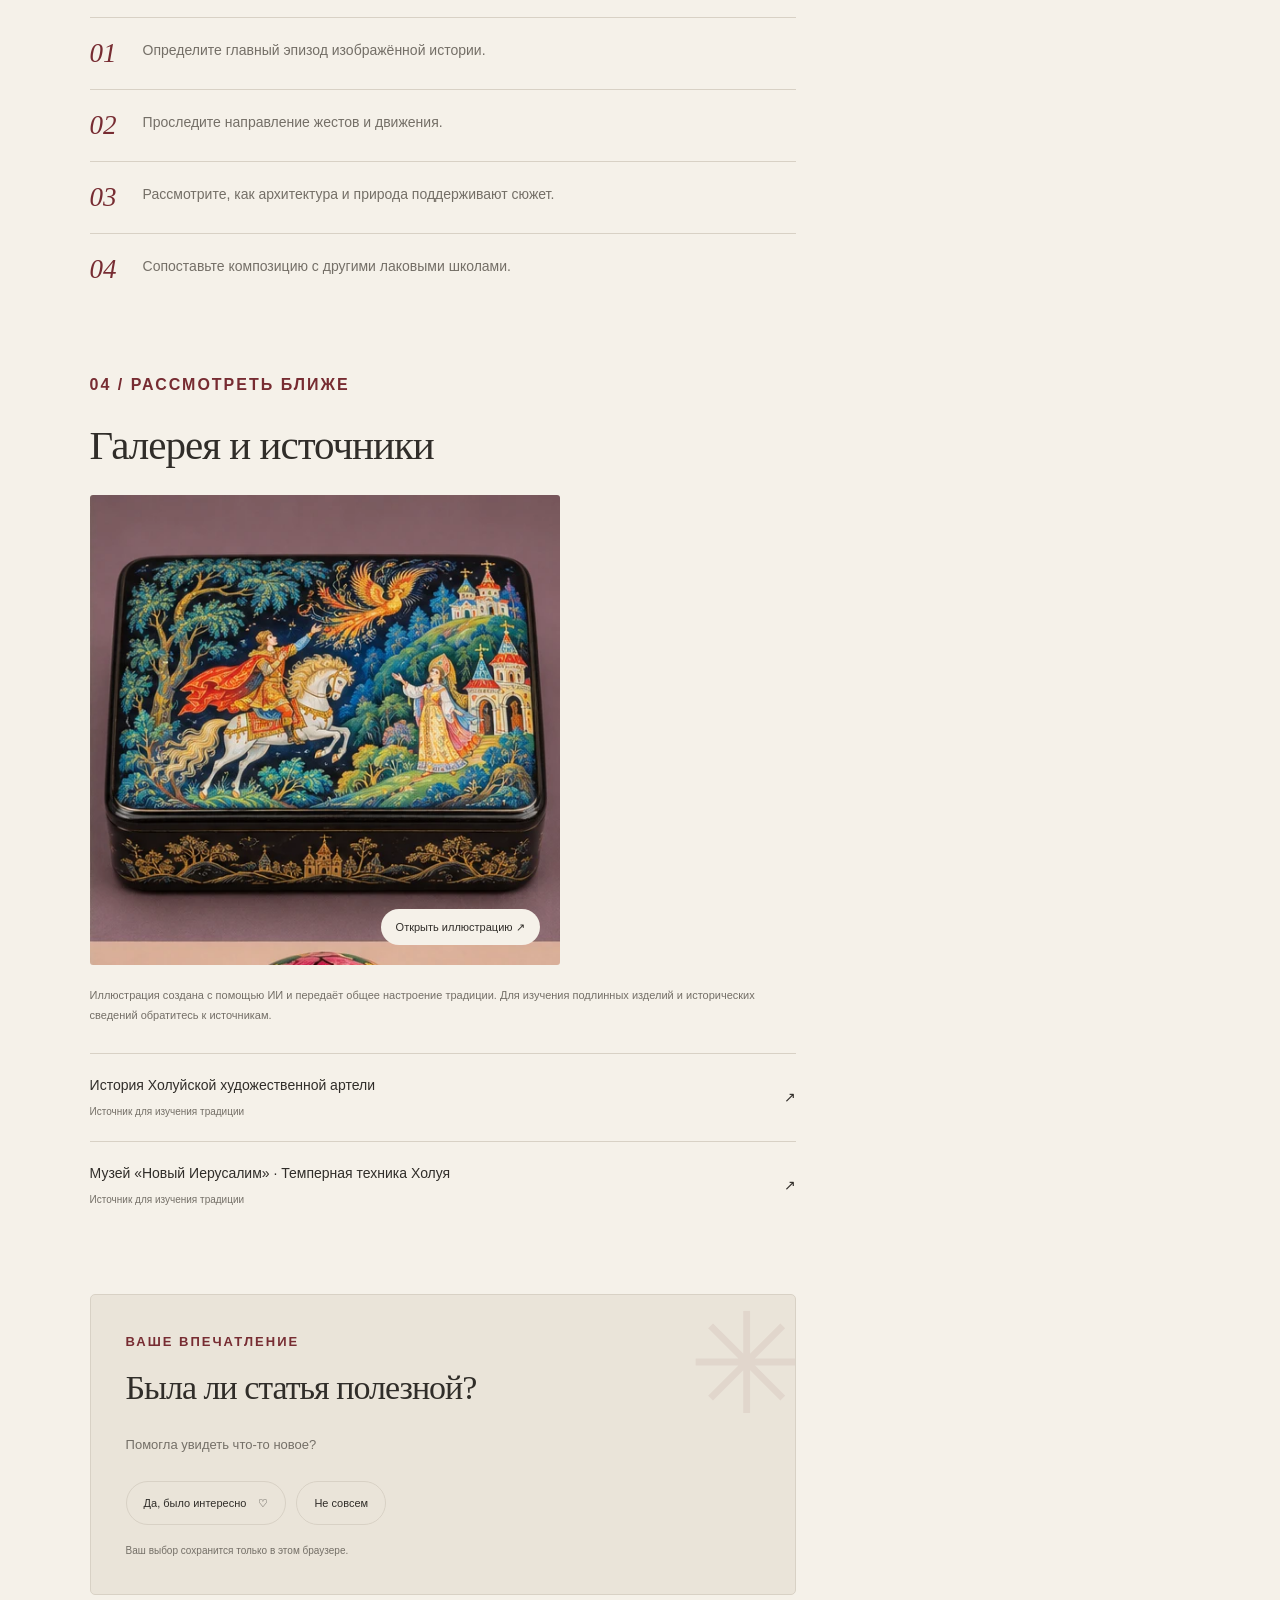
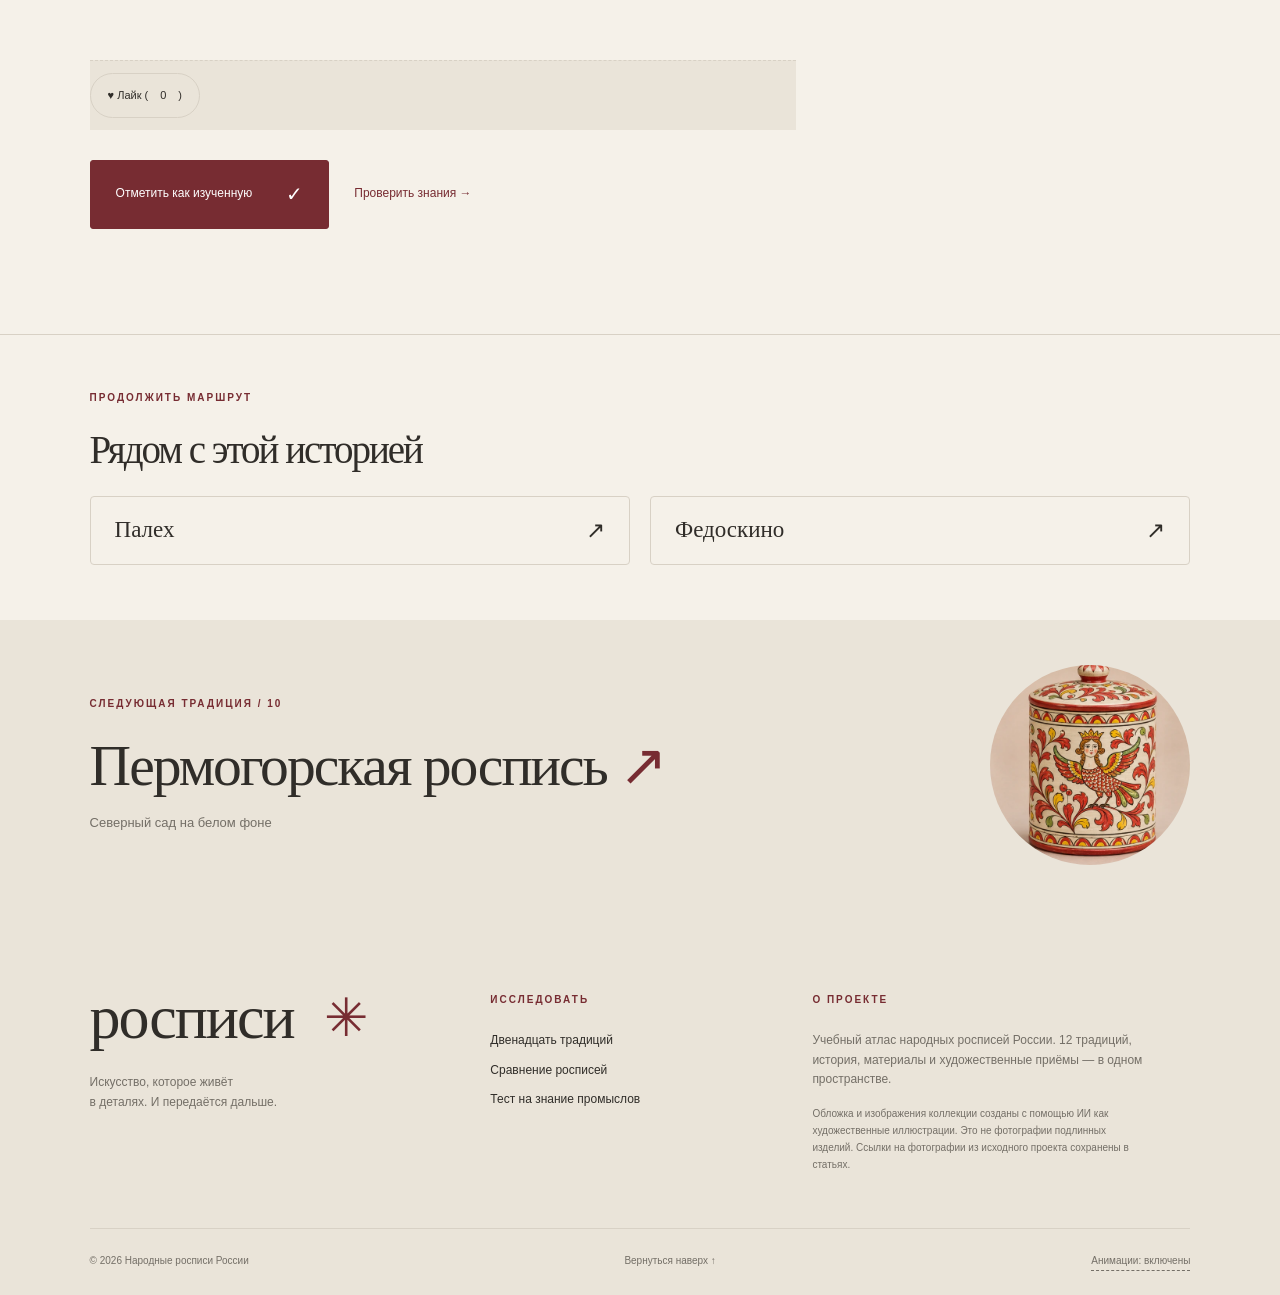
<file: docs/articles/kholui.html>
<!doctype html><html lang="ru"><head><meta charset="utf-8"><meta name="viewport" content="width=device-width, initial-scale=1"><meta name="theme-color" content="#772c32"><meta name="description" content="Народные росписи России: история, материалы, техники, галереи и интерактивный тест."><title>Холуй — Росписи</title><link rel="icon" href="../assets/mark.svg" type="image/svg+xml"><script src="../theme-init.js"></script><link rel="stylesheet" href="../style.css"><script defer src="../data.js"></script><script defer src="../app.js"></script><link rel="stylesheet" href="../enhancements.css"><script defer src="../quiz-data.js"></script><script defer src="../enhancements.js"></script></head><body><a class="skip" href="#main">К содержанию</a><div class="progress" aria-hidden="true"></div><header class="header"><a class="brand" href="../index.html" aria-label="Росписи — на главную"><img src="../assets/mark.svg" alt="" width="38" height="38"><span>росписи<small>ЖИВОЕ НАСЛЕДИЕ РОССИИ</small></span></a><div class="header-controls"><button class="theme-toggle" aria-label="Включить тёмную тему" title="Переключить тему"><span class="theme-icon" aria-hidden="true">☾</span><span class="theme-label">Тема</span></button><button class="menu-toggle" aria-label="Открыть меню" aria-expanded="false" aria-controls="navigation">Меню <span>☰</span></button><nav id="navigation" aria-label="Главная навигация"><a href="../index.html#vidy-promyslov">Коллекция</a><a href="../index.html#sravnenie">Сравнить</a><a href="../index.html#kak-otlichit">Шпаргалка</a><a class="nav-test" href="../index.html#test">Проверить себя <span>↗</span></a></nav></div></header><main id="main" data-article="kholui"><section class="article-hero section" id="top"><div class="article-topline"><a class="back-link" href="../index.html#vidy-promyslov">← Вернуться к коллекции</a><span class="read-time">3 минуты на знакомство</span></div><div class="article-hero-grid"><div><p class="eyebrow">КОЛЛЕКЦИЯ / 09 ИЗ 12  • НОВОЕ</p><h1>Холуй</h1><p class="article-sub">Сказка в движении</p><p>Холуйская миниатюра соединяет наследие иконописи с живыми сюжетами. В её мире встречаются история, сказка и повседневная жизнь.</p><span class="swatches" aria-hidden="true"><i style="background:#29474b"></i><i style="background:#ba653d"></i><i style="background:#bd9a50"></i></span><div class="article-actions"><button class="pill-button article-save" data-favorite="kholui" aria-pressed="false">♡ Сохранить роспись</button><button class="pill-button" id="copy-link">Скопировать ссылку ↗</button></div><div class="article-facts"><div><span>Регион</span><p>Ивановская область, село Холуй</p></div><div><span>Материал</span><p>Папье-маше, темпера, лак</p></div><div><span>Период</span><p>Художественная артель — 1934 год</p></div></div></div><figure><button class="enlarge" data-enlarge="8" aria-label="Увеличить иллюстрацию Холуй"><div class="art art-8" role="img" aria-label="Художественная иллюстрация: Холуй"></div><span>Рассмотреть детали ↗</span></button><figcaption>Художественная AI-иллюстрация по мотивам традиции</figcaption></figure></div></section><div class="article-layout section"><aside class="article-nav"><p class="eyebrow">В ЭТОЙ СТАТЬЕ</p><a href="#history">01 История</a><a href="#features">02 Как узнать</a><a href="#process">03 Рассмотреть</a><a href="#gallery">04 Галерея и источники</a><a href="#feedback">05 Ваше впечатление</a><div class="reading-ring"><span id="reading-percent">0%</span><small>ПРОЧИТАНО</small></div></aside><article class="article-body"><section id="history" class="reveal"><p class="eyebrow">01 / ИСТОКИ</p><h2>История и особенности</h2><p>В 1934 году холуйские мастера создали самостоятельную артель. Среди художников, развивавших миниатюру на папье-маше, были Сергей Мокин, Константин Костерин и Дмитрий Добрынин. Школа искала собственную манеру рядом с Палехом и Мстёрой.</p></section><section id="features" class="reveal"><p class="eyebrow">02 / ЯЗЫК ОРНАМЕНТА</p><h2>Что помогает узнать?</h2><ul class="motif-list"><li><span>✳</span>Темперная живопись на лаке</li><li><span>✳</span>Исторические и сказочные сюжеты</li><li><span>✳</span>Выразительное движение фигур</li><li><span>✳</span>Связь с местной иконописью</li></ul></section><section id="process" class="reveal"><p class="eyebrow">03 / УЧИМСЯ СМОТРЕТЬ</p><h2>Как рассмотреть роспись</h2><ol class="process-list"><li><span>01</span><p>Определите главный эпизод изображённой истории.</p></li><li><span>02</span><p>Проследите направление жестов и движения.</p></li><li><span>03</span><p>Рассмотрите, как архитектура и природа поддерживают сюжет.</p></li><li><span>04</span><p>Сопоставьте композицию с другими лаковыми школами.</p></li></ol></section><section id="gallery" class="reveal"><p class="eyebrow">04 / РАССМОТРЕТЬ БЛИЖЕ</p><h2>Галерея и источники</h2><button class="enlarge gallery-art" data-enlarge="8" aria-label="Увеличить иллюстрацию"><div class="art art-8" role="img" aria-label="Художественная иллюстрация: Холуй"></div><span>Открыть иллюстрацию ↗</span></button><p class="small">Иллюстрация создана с помощью ИИ и передаёт общее настроение традиции. Для изучения подлинных изделий и исторических сведений обратитесь к источникам.</p><div class="source-links"><a href="https://palekh-kholui.com/articles/stranitsa-istorii/" target="_blank" rel="noopener noreferrer"><span>История Холуйской художественной артели<small>Источник для изучения традиции</small></span>↗</a><a href="https://museum-newjerusalem.ru/news/muzey-novyy-ierusalim-zapuskaet-master-klass-k-vystavke-laki-bolshaya-istoriya-v-miniatyure-fedoskin/" target="_blank" rel="noopener noreferrer"><span>Музей «Новый Иерусалим» · Темперная техника Холуя<small>Источник для изучения традиции</small></span>↗</a></div></section><section id="feedback" class="feedback-box"><span class="feedback-mark" aria-hidden="true">✳</span><p class="eyebrow">ВАШЕ ВПЕЧАТЛЕНИЕ</p><h2>Была ли статья полезной?</h2><p>Помогла увидеть что-то новое?</p><div class="feedback-buttons" role="group" aria-label="Полезность статьи"><button class="pill-button" data-vote="yes" aria-pressed="false">Да, было интересно <span>♡</span></button><button class="pill-button" data-vote="no" aria-pressed="false">Не совсем</button></div><p id="feedback-status" class="small" aria-live="polite">Ваш выбор сохранится только в этом браузере.</p></section><footer class="article-actions"><button class="pill-button like-btn" data-like="kholui">♥ Лайк (<span class="like-count">0</span>)</button></footer><div class="article-finish"><button class="button" id="mark-read">Отметить как изученную <span>✓</span></button><a href="../index.html#test">Проверить знания →</a></div></article></div><section class="related-section section"><p class="eyebrow">ПРОДОЛЖИТЬ МАРШРУТ</p><h2>Рядом с этой историей</h2><div class="related-links"><a href="palekh.html"><span>Палех</span>↗</a><a href="fedoskino.html"><span>Федоскино</span>↗</a></div></section><a class="next-article section" href="permogorye.html"><div><p class="eyebrow">СЛЕДУЮЩАЯ ТРАДИЦИЯ / 10</p><h2>Пермогорская роспись <span>↗</span></h2><p>Северный сад на белом фоне</p></div><div class="art art-9" role="img" aria-label="Художественная иллюстрация: Пермогорская роспись"></div></a></main><footer id="o-proekte"><div class="footer-top"><div><a class="footer-brand" href="../index.html">росписи<span>✳</span></a><p>Искусство, которое живёт<br>в деталях. И передаётся дальше.</p></div><div><span class="eyebrow">ИССЛЕДОВАТЬ</span><a href="../index.html#vidy-promyslov">Двенадцать традиций</a><a href="../index.html#sravnenie">Сравнение росписей</a><a href="../index.html#test">Тест на знание промыслов</a></div><div><span class="eyebrow">О ПРОЕКТЕ</span><p>Учебный атлас народных росписей России. 12 традиций, история, материалы и художественные приёмы — в одном пространстве.</p><p class="small">Обложка и изображения коллекции созданы с помощью ИИ как художественные иллюстрации. Это не фотографии подлинных изделий. Ссылки на фотографии из исходного проекта сохранены в статьях.</p></div></div><div class="footer-bottom"><span>© 2026 Народные росписи России</span><a href="#top">Вернуться наверх ↑</a></div></footer><button class="to-top" aria-label="Наверх">↑</button><dialog id="lightbox" aria-label="Просмотр иллюстрации"><button class="close-dialog" aria-label="Закрыть">×</button><div class="lightbox-art art"></div><p class="lightbox-caption"></p></dialog><div id="toast" class="toast" role="status" aria-live="polite"></div></body></html>
</file>
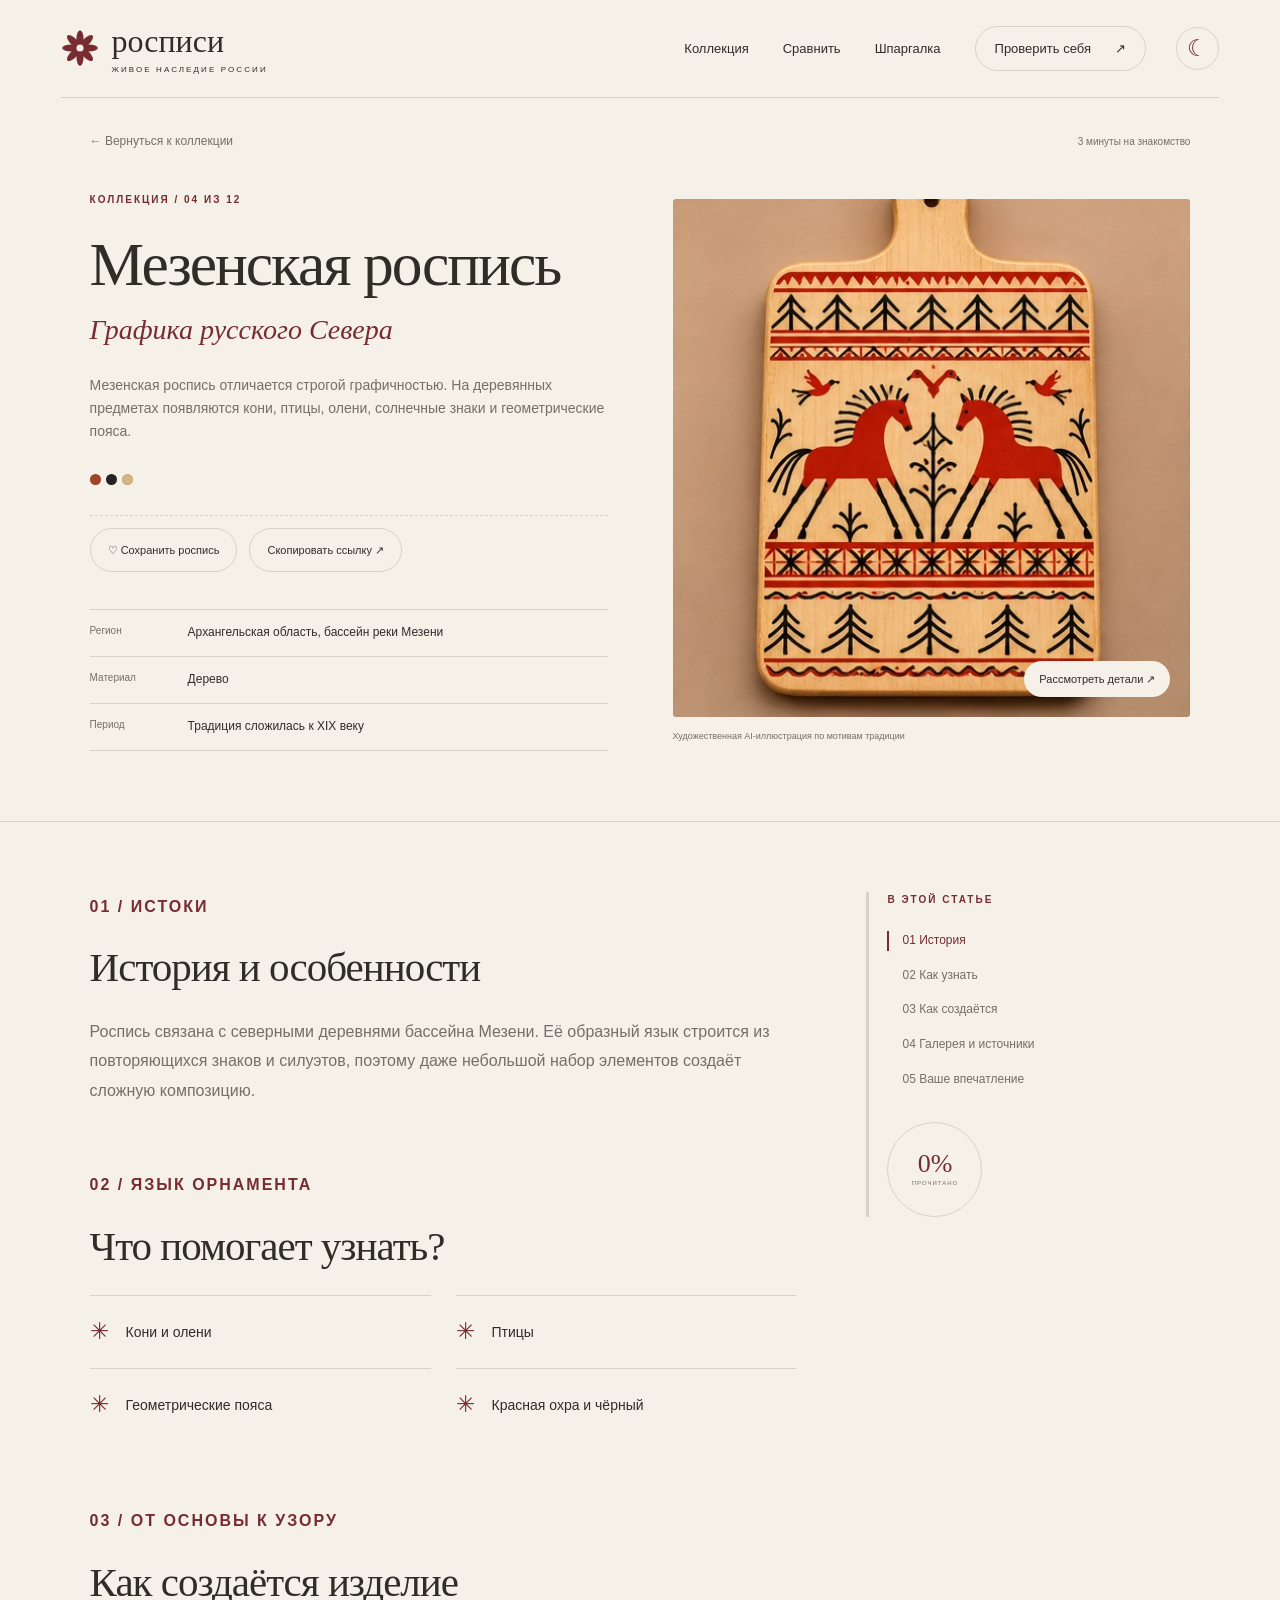
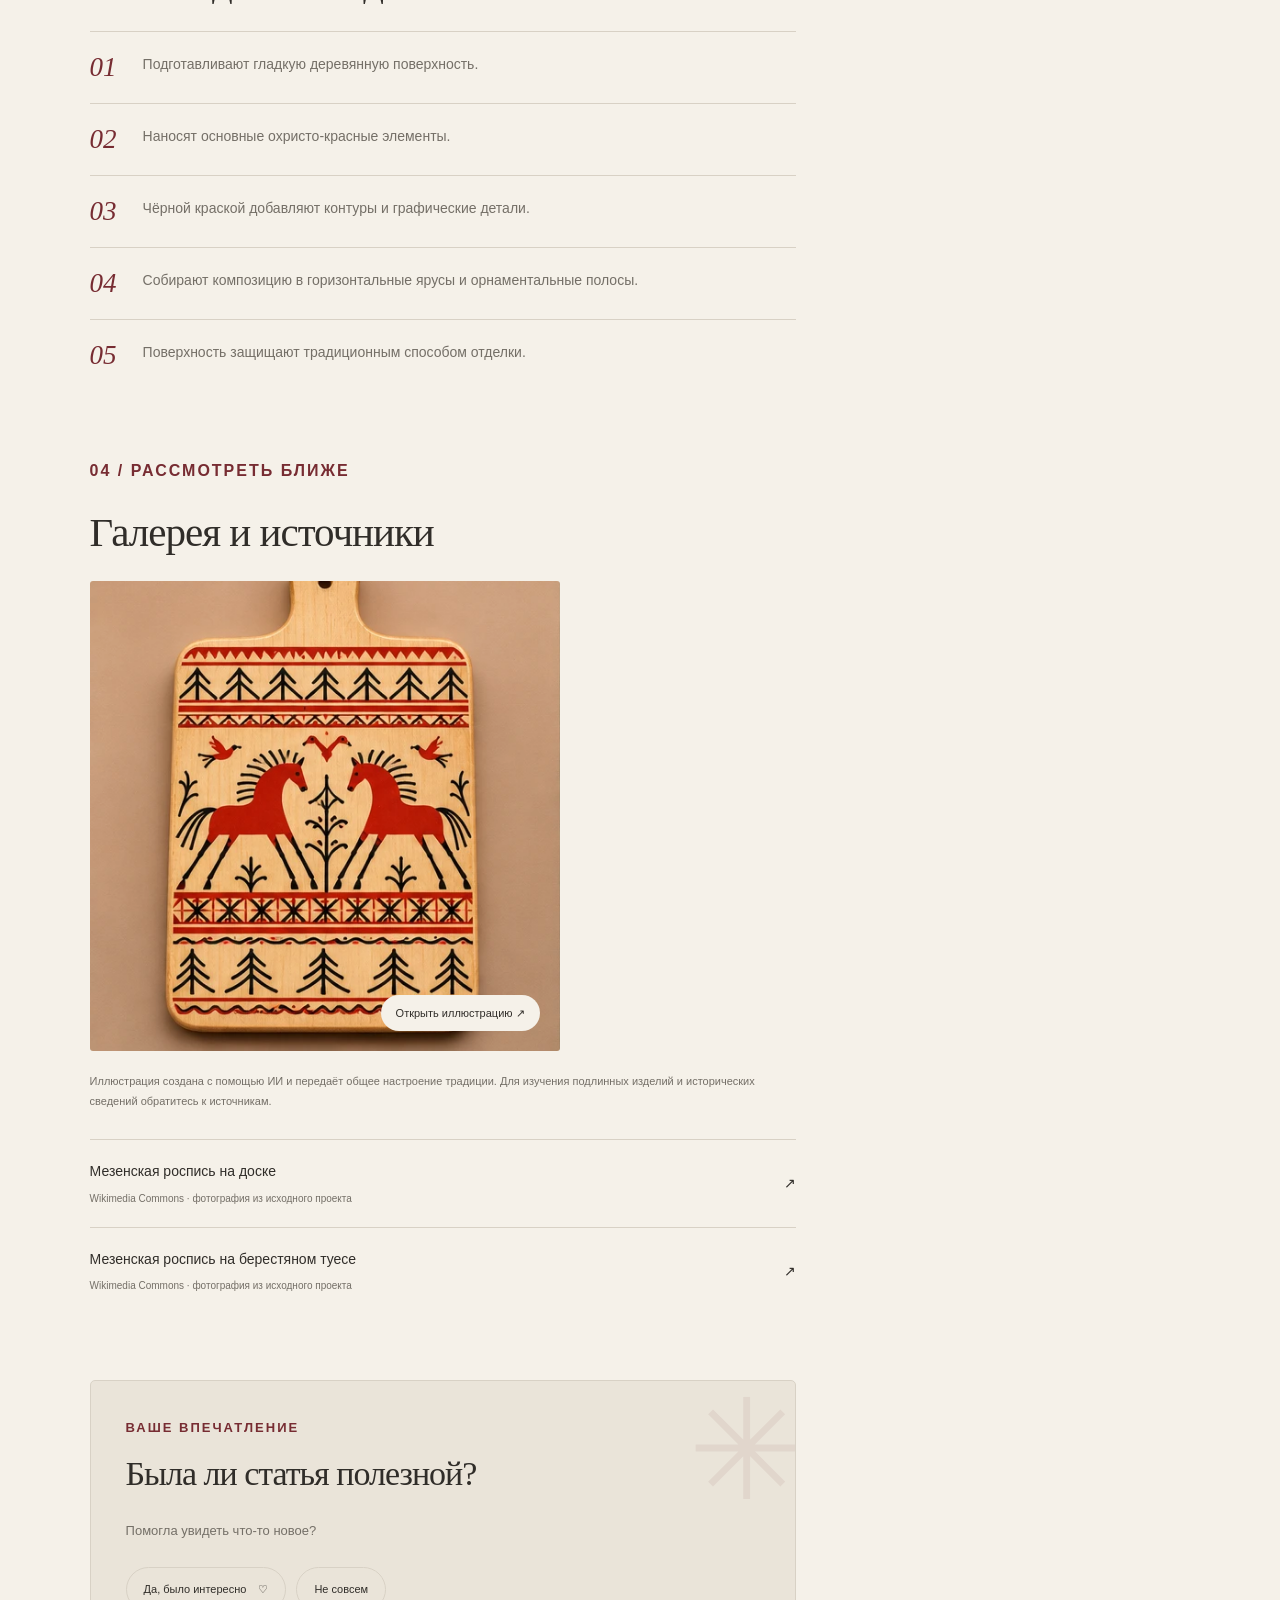
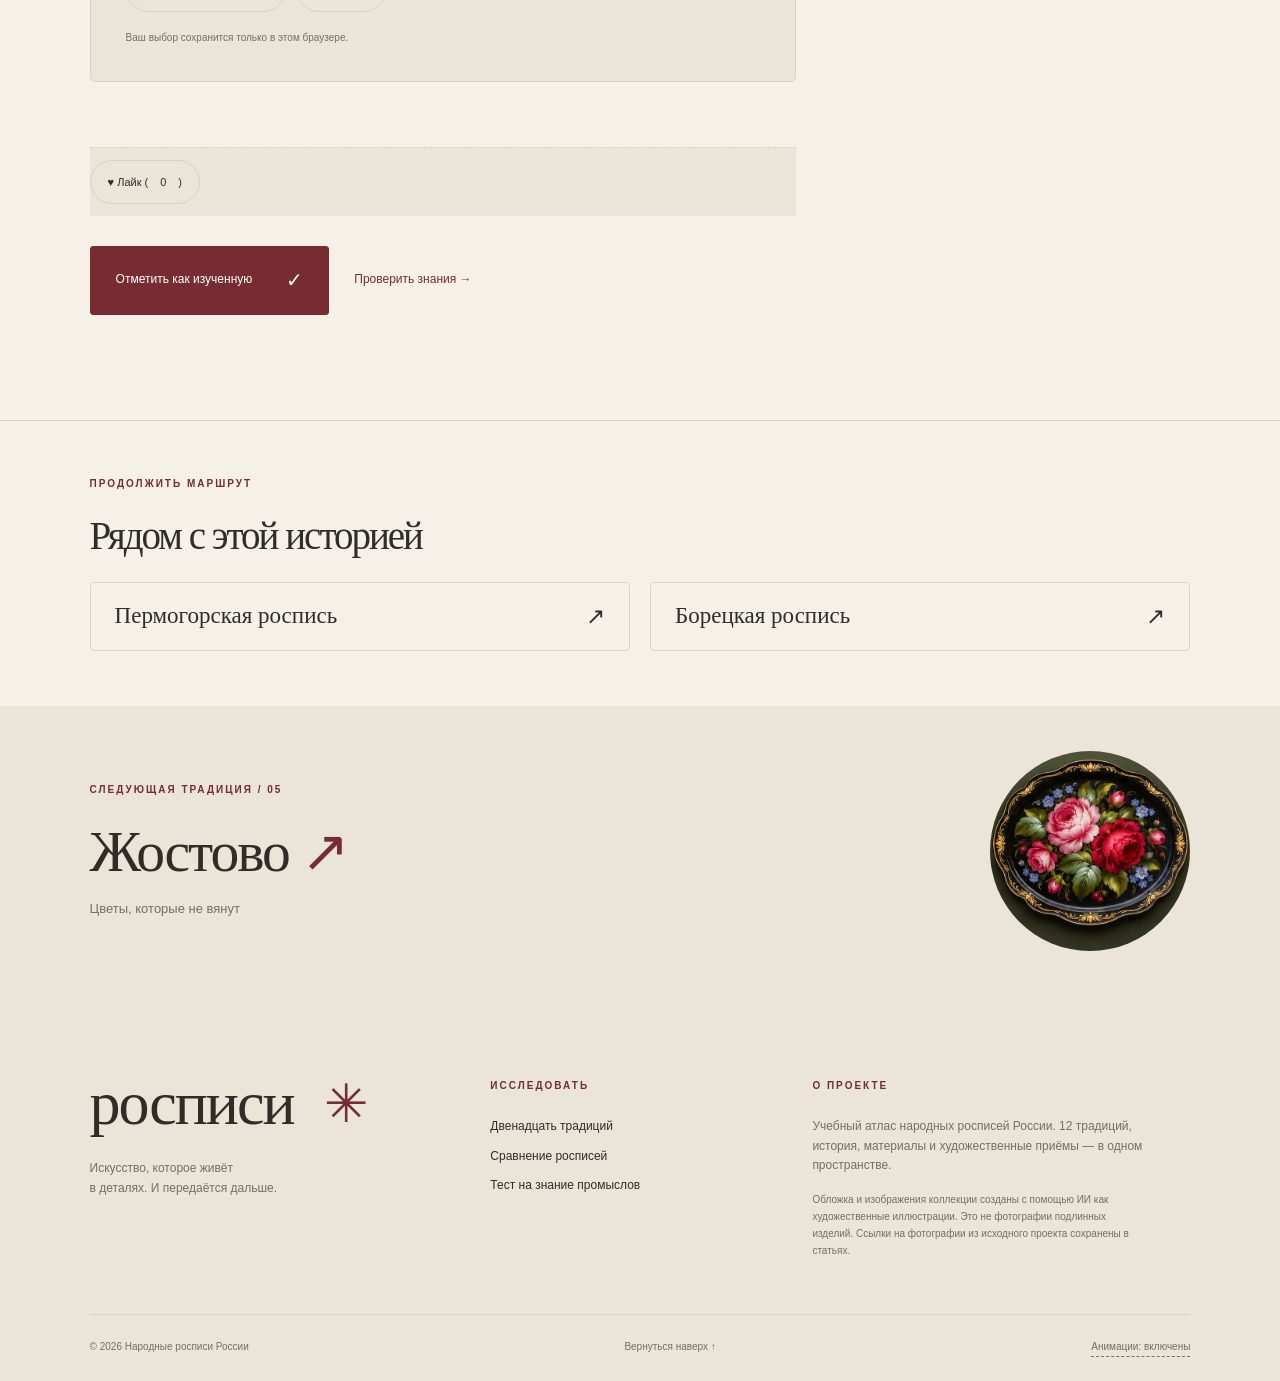
<file: docs/articles/mezen.html>
<!doctype html><html lang="ru"><head><meta charset="utf-8"><meta name="viewport" content="width=device-width, initial-scale=1"><meta name="theme-color" content="#772c32"><meta name="description" content="Народные росписи России: история, материалы, техники, галереи и интерактивный тест."><title>Мезенская роспись — Росписи</title><link rel="icon" href="../assets/mark.svg" type="image/svg+xml"><script src="../theme-init.js"></script><link rel="stylesheet" href="../style.css"><script defer src="../data.js"></script><script defer src="../app.js"></script><link rel="stylesheet" href="../enhancements.css"><script defer src="../quiz-data.js"></script><script defer src="../enhancements.js"></script></head><body><a class="skip" href="#main">К содержанию</a><div class="progress" aria-hidden="true"></div><header class="header"><a class="brand" href="../index.html" aria-label="Росписи — на главную"><img src="../assets/mark.svg" alt="" width="38" height="38"><span>росписи<small>ЖИВОЕ НАСЛЕДИЕ РОССИИ</small></span></a><div class="header-controls"><button class="theme-toggle" aria-label="Включить тёмную тему" title="Переключить тему"><span class="theme-icon" aria-hidden="true">☾</span><span class="theme-label">Тема</span></button><button class="menu-toggle" aria-label="Открыть меню" aria-expanded="false" aria-controls="navigation">Меню <span>☰</span></button><nav id="navigation" aria-label="Главная навигация"><a href="../index.html#vidy-promyslov">Коллекция</a><a href="../index.html#sravnenie">Сравнить</a><a href="../index.html#kak-otlichit">Шпаргалка</a><a class="nav-test" href="../index.html#test">Проверить себя <span>↗</span></a></nav></div></header><main id="main" data-article="mezen"><section class="article-hero section" id="top"><div class="article-topline"><a class="back-link" href="../index.html#vidy-promyslov">← Вернуться к коллекции</a><span class="read-time">3 минуты на знакомство</span></div><div class="article-hero-grid"><div><p class="eyebrow">КОЛЛЕКЦИЯ / 04 ИЗ 12 </p><h1>Мезенская роспись</h1><p class="article-sub">Графика русского Севера</p><p>Мезенская роспись отличается строгой графичностью. На деревянных предметах появляются кони, птицы, олени, солнечные знаки и геометрические пояса.</p><span class="swatches" aria-hidden="true"><i style="background:#a7412a"></i><i style="background:#262323"></i><i style="background:#d8b383"></i></span><div class="article-actions"><button class="pill-button article-save" data-favorite="mezen" aria-pressed="false">♡ Сохранить роспись</button><button class="pill-button" id="copy-link">Скопировать ссылку ↗</button></div><div class="article-facts"><div><span>Регион</span><p>Архангельская область, бассейн реки Мезени</p></div><div><span>Материал</span><p>Дерево</p></div><div><span>Период</span><p>Традиция сложилась к XIX веку</p></div></div></div><figure><button class="enlarge" data-enlarge="3" aria-label="Увеличить иллюстрацию Мезенская роспись"><div class="art art-3" role="img" aria-label="Художественная иллюстрация: Мезенская роспись"></div><span>Рассмотреть детали ↗</span></button><figcaption>Художественная AI-иллюстрация по мотивам традиции</figcaption></figure></div></section><div class="article-layout section"><aside class="article-nav"><p class="eyebrow">В ЭТОЙ СТАТЬЕ</p><a href="#history">01 История</a><a href="#features">02 Как узнать</a><a href="#process">03 Как создаётся</a><a href="#gallery">04 Галерея и источники</a><a href="#feedback">05 Ваше впечатление</a><div class="reading-ring"><span id="reading-percent">0%</span><small>ПРОЧИТАНО</small></div></aside><article class="article-body"><section id="history" class="reveal"><p class="eyebrow">01 / ИСТОКИ</p><h2>История и особенности</h2><p>Роспись связана с северными деревнями бассейна Мезени. Её образный язык строится из повторяющихся знаков и силуэтов, поэтому даже небольшой набор элементов создаёт сложную композицию.</p></section><section id="features" class="reveal"><p class="eyebrow">02 / ЯЗЫК ОРНАМЕНТА</p><h2>Что помогает узнать?</h2><ul class="motif-list"><li><span>✳</span>Кони и олени</li><li><span>✳</span>Птицы</li><li><span>✳</span>Геометрические пояса</li><li><span>✳</span>Красная охра и чёрный</li></ul></section><section id="process" class="reveal"><p class="eyebrow">03 / ОТ ОСНОВЫ К УЗОРУ</p><h2>Как создаётся изделие</h2><ol class="process-list"><li><span>01</span><p>Подготавливают гладкую деревянную поверхность.</p></li><li><span>02</span><p>Наносят основные охристо-красные элементы.</p></li><li><span>03</span><p>Чёрной краской добавляют контуры и графические детали.</p></li><li><span>04</span><p>Собирают композицию в горизонтальные ярусы и орнаментальные полосы.</p></li><li><span>05</span><p>Поверхность защищают традиционным способом отделки.</p></li></ol></section><section id="gallery" class="reveal"><p class="eyebrow">04 / РАССМОТРЕТЬ БЛИЖЕ</p><h2>Галерея и источники</h2><button class="enlarge gallery-art" data-enlarge="3" aria-label="Увеличить иллюстрацию"><div class="art art-3" role="img" aria-label="Художественная иллюстрация: Мезенская роспись"></div><span>Открыть иллюстрацию ↗</span></button><p class="small">Иллюстрация создана с помощью ИИ и передаёт общее настроение традиции. Для изучения подлинных изделий и исторических сведений обратитесь к источникам.</p><div class="source-links"><a href="https://commons.wikimedia.org/wiki/File:%D0%9C%D0%B5%D0%B7%D0%B5%D0%BD%D1%81%D0%BA%D0%B0%D1%8F_%D1%80%D0%BE%D1%81%D0%BF%D0%B8%D1%81%D1%8C.jpg" target="_blank" rel="noopener noreferrer"><span>Мезенская роспись на доске<small>Wikimedia Commons · фотография из исходного проекта</small></span>↗</a><a href="https://commons.wikimedia.org/wiki/File:Mezenskaya_rospis.jpg" target="_blank" rel="noopener noreferrer"><span>Мезенская роспись на берестяном туесе<small>Wikimedia Commons · фотография из исходного проекта</small></span>↗</a></div></section><section id="feedback" class="feedback-box"><span class="feedback-mark" aria-hidden="true">✳</span><p class="eyebrow">ВАШЕ ВПЕЧАТЛЕНИЕ</p><h2>Была ли статья полезной?</h2><p>Помогла увидеть что-то новое?</p><div class="feedback-buttons" role="group" aria-label="Полезность статьи"><button class="pill-button" data-vote="yes" aria-pressed="false">Да, было интересно <span>♡</span></button><button class="pill-button" data-vote="no" aria-pressed="false">Не совсем</button></div><p id="feedback-status" class="small" aria-live="polite">Ваш выбор сохранится только в этом браузере.</p></section><footer class="article-actions"><button class="pill-button like-btn" data-like="mezen">♥ Лайк (<span class="like-count">0</span>)</button></footer><div class="article-finish"><button class="button" id="mark-read">Отметить как изученную <span>✓</span></button><a href="../index.html#test">Проверить знания →</a></div></article></div><section class="related-section section"><p class="eyebrow">ПРОДОЛЖИТЬ МАРШРУТ</p><h2>Рядом с этой историей</h2><div class="related-links"><a href="permogorye.html"><span>Пермогорская роспись</span>↗</a><a href="boretskaya.html"><span>Борецкая роспись</span>↗</a></div></section><a class="next-article section" href="zhostovo.html"><div><p class="eyebrow">СЛЕДУЮЩАЯ ТРАДИЦИЯ / 05</p><h2>Жостово <span>↗</span></h2><p>Цветы, которые не вянут</p></div><div class="art art-4" role="img" aria-label="Художественная иллюстрация: Жостово"></div></a></main><footer id="o-proekte"><div class="footer-top"><div><a class="footer-brand" href="../index.html">росписи<span>✳</span></a><p>Искусство, которое живёт<br>в деталях. И передаётся дальше.</p></div><div><span class="eyebrow">ИССЛЕДОВАТЬ</span><a href="../index.html#vidy-promyslov">Двенадцать традиций</a><a href="../index.html#sravnenie">Сравнение росписей</a><a href="../index.html#test">Тест на знание промыслов</a></div><div><span class="eyebrow">О ПРОЕКТЕ</span><p>Учебный атлас народных росписей России. 12 традиций, история, материалы и художественные приёмы — в одном пространстве.</p><p class="small">Обложка и изображения коллекции созданы с помощью ИИ как художественные иллюстрации. Это не фотографии подлинных изделий. Ссылки на фотографии из исходного проекта сохранены в статьях.</p></div></div><div class="footer-bottom"><span>© 2026 Народные росписи России</span><a href="#top">Вернуться наверх ↑</a></div></footer><button class="to-top" aria-label="Наверх">↑</button><dialog id="lightbox" aria-label="Просмотр иллюстрации"><button class="close-dialog" aria-label="Закрыть">×</button><div class="lightbox-art art"></div><p class="lightbox-caption"></p></dialog><div id="toast" class="toast" role="status" aria-live="polite"></div></body></html>
</file>
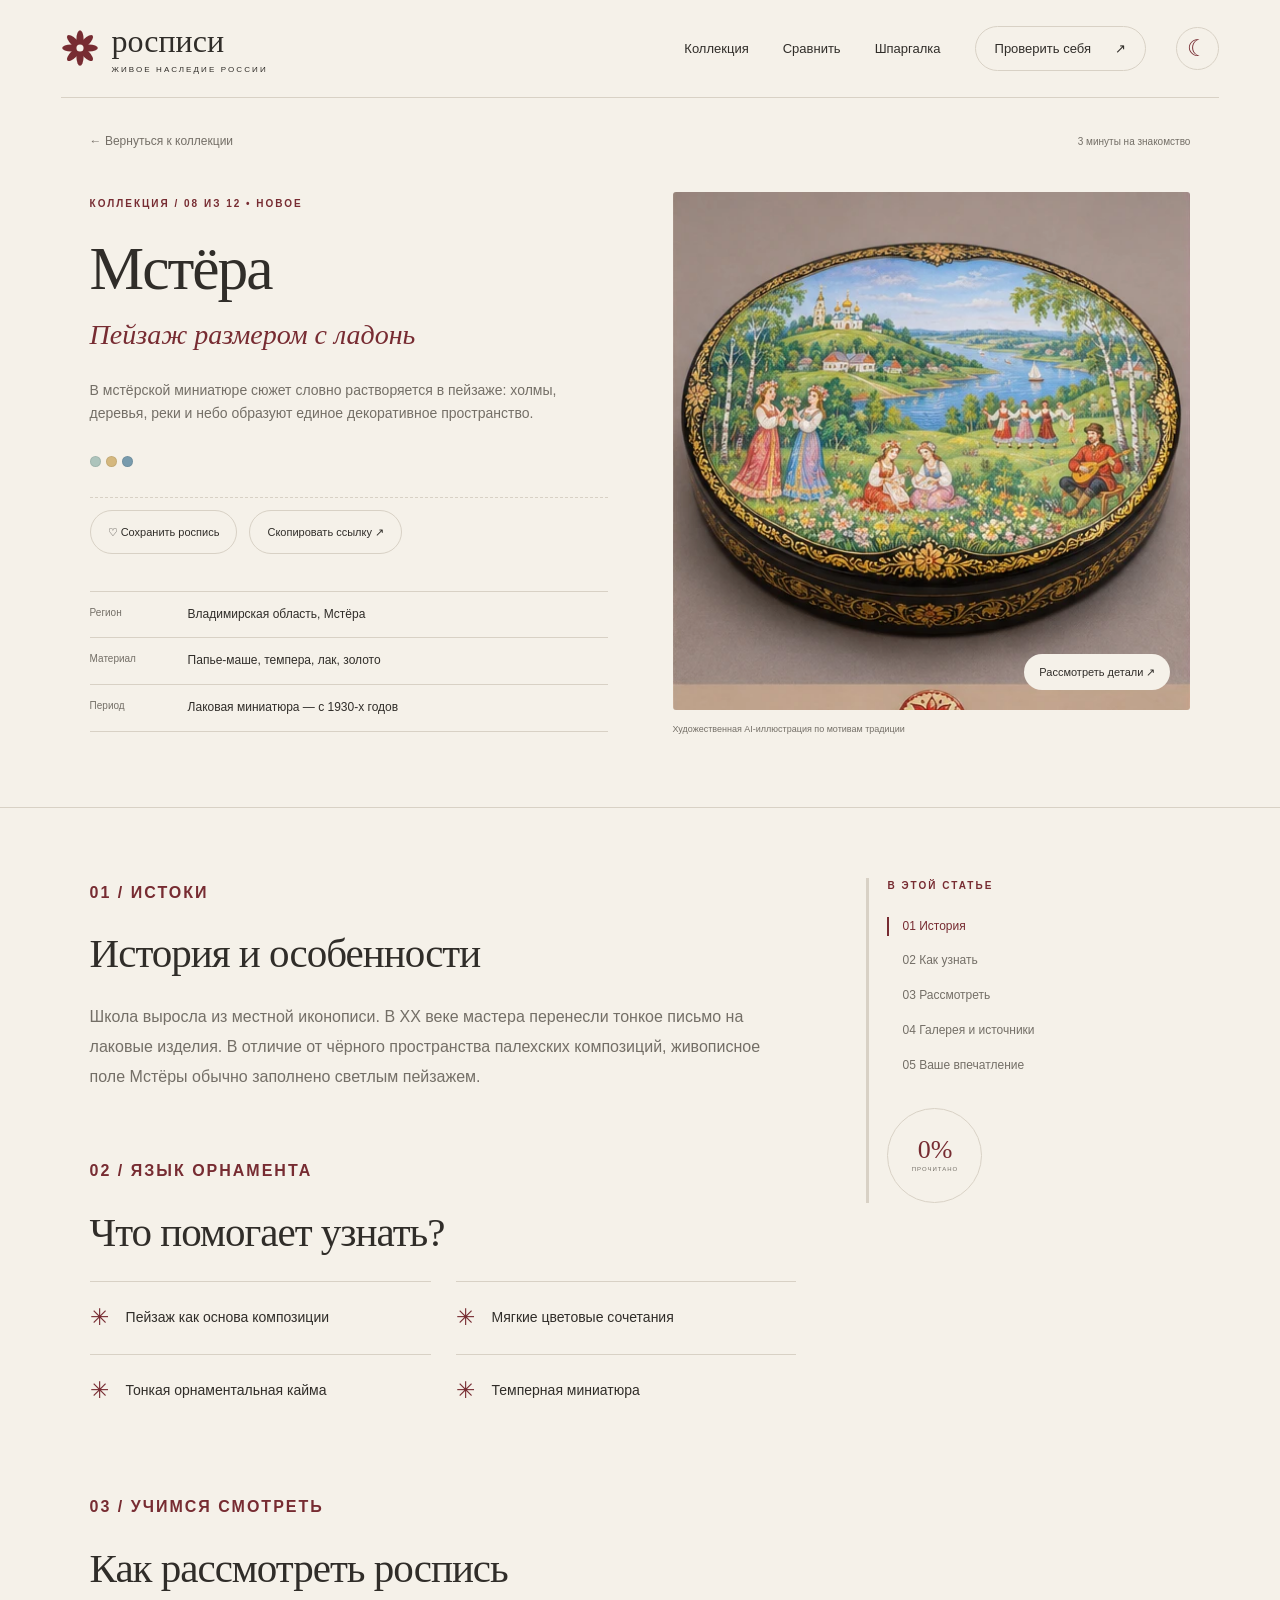
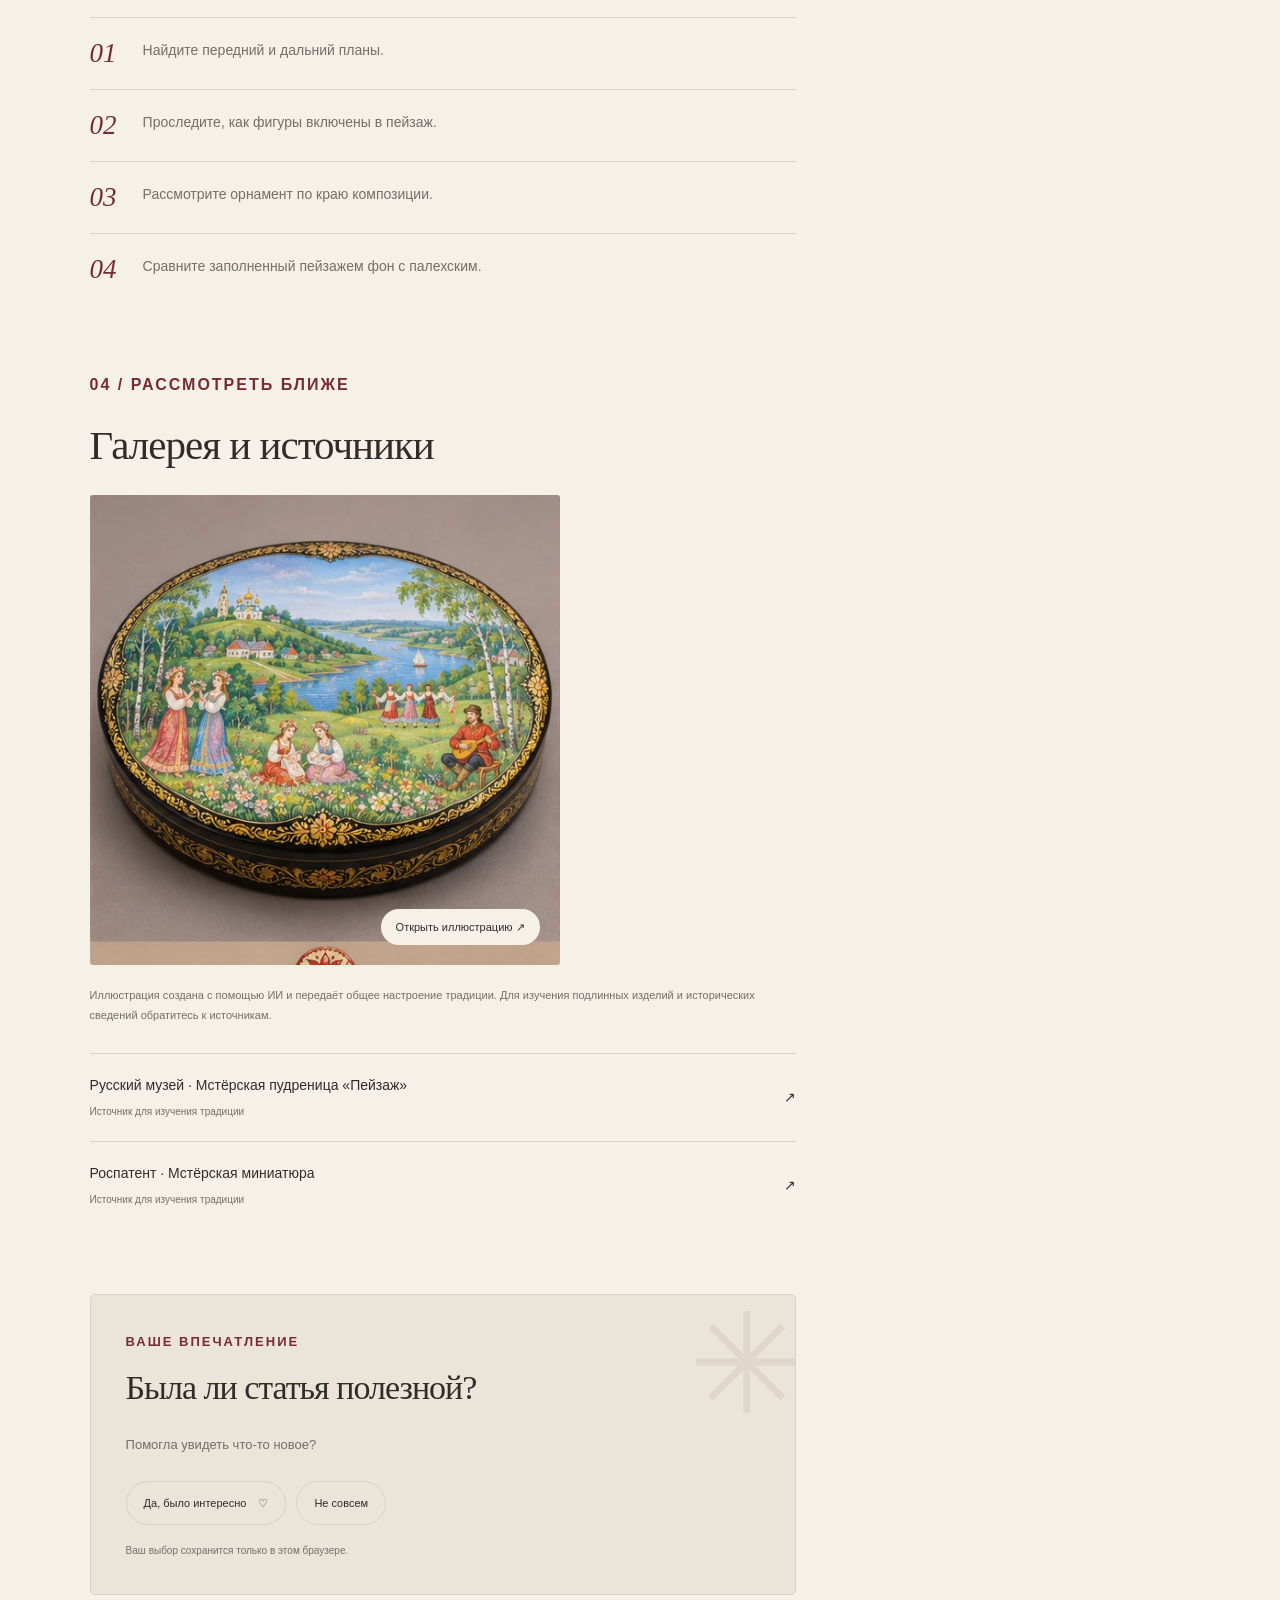
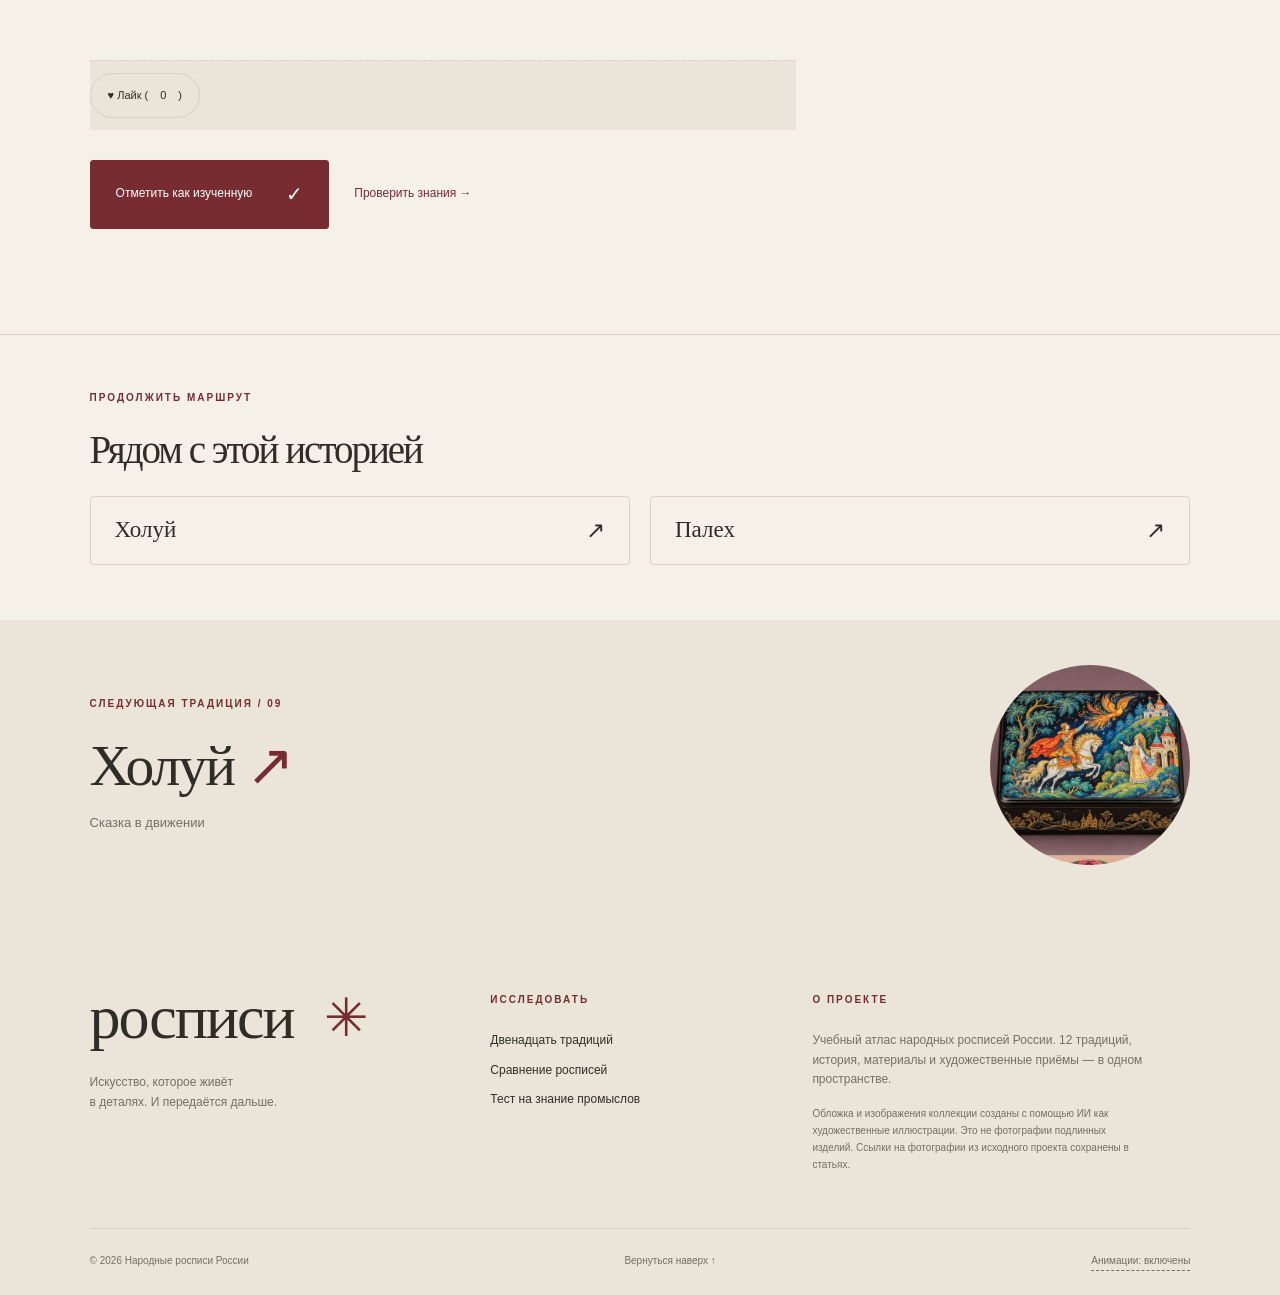
<file: docs/articles/mstera.html>
<!doctype html><html lang="ru"><head><meta charset="utf-8"><meta name="viewport" content="width=device-width, initial-scale=1"><meta name="theme-color" content="#772c32"><meta name="description" content="Народные росписи России: история, материалы, техники, галереи и интерактивный тест."><title>Мстёра — Росписи</title><link rel="icon" href="../assets/mark.svg" type="image/svg+xml"><script src="../theme-init.js"></script><link rel="stylesheet" href="../style.css"><script defer src="../data.js"></script><script defer src="../app.js"></script><link rel="stylesheet" href="../enhancements.css"><script defer src="../quiz-data.js"></script><script defer src="../enhancements.js"></script></head><body><a class="skip" href="#main">К содержанию</a><div class="progress" aria-hidden="true"></div><header class="header"><a class="brand" href="../index.html" aria-label="Росписи — на главную"><img src="../assets/mark.svg" alt="" width="38" height="38"><span>росписи<small>ЖИВОЕ НАСЛЕДИЕ РОССИИ</small></span></a><div class="header-controls"><button class="theme-toggle" aria-label="Включить тёмную тему" title="Переключить тему"><span class="theme-icon" aria-hidden="true">☾</span><span class="theme-label">Тема</span></button><button class="menu-toggle" aria-label="Открыть меню" aria-expanded="false" aria-controls="navigation">Меню <span>☰</span></button><nav id="navigation" aria-label="Главная навигация"><a href="../index.html#vidy-promyslov">Коллекция</a><a href="../index.html#sravnenie">Сравнить</a><a href="../index.html#kak-otlichit">Шпаргалка</a><a class="nav-test" href="../index.html#test">Проверить себя <span>↗</span></a></nav></div></header><main id="main" data-article="mstera"><section class="article-hero section" id="top"><div class="article-topline"><a class="back-link" href="../index.html#vidy-promyslov">← Вернуться к коллекции</a><span class="read-time">3 минуты на знакомство</span></div><div class="article-hero-grid"><div><p class="eyebrow">КОЛЛЕКЦИЯ / 08 ИЗ 12  • НОВОЕ</p><h1>Мстёра</h1><p class="article-sub">Пейзаж размером с ладонь</p><p>В мстёрской миниатюре сюжет словно растворяется в пейзаже: холмы, деревья, реки и небо образуют единое декоративное пространство.</p><span class="swatches" aria-hidden="true"><i style="background:#adc4bc"></i><i style="background:#d5b87e"></i><i style="background:#789bad"></i></span><div class="article-actions"><button class="pill-button article-save" data-favorite="mstera" aria-pressed="false">♡ Сохранить роспись</button><button class="pill-button" id="copy-link">Скопировать ссылку ↗</button></div><div class="article-facts"><div><span>Регион</span><p>Владимирская область, Мстёра</p></div><div><span>Материал</span><p>Папье-маше, темпера, лак, золото</p></div><div><span>Период</span><p>Лаковая миниатюра — с 1930-х годов</p></div></div></div><figure><button class="enlarge" data-enlarge="7" aria-label="Увеличить иллюстрацию Мстёра"><div class="art art-7" role="img" aria-label="Художественная иллюстрация: Мстёра"></div><span>Рассмотреть детали ↗</span></button><figcaption>Художественная AI-иллюстрация по мотивам традиции</figcaption></figure></div></section><div class="article-layout section"><aside class="article-nav"><p class="eyebrow">В ЭТОЙ СТАТЬЕ</p><a href="#history">01 История</a><a href="#features">02 Как узнать</a><a href="#process">03 Рассмотреть</a><a href="#gallery">04 Галерея и источники</a><a href="#feedback">05 Ваше впечатление</a><div class="reading-ring"><span id="reading-percent">0%</span><small>ПРОЧИТАНО</small></div></aside><article class="article-body"><section id="history" class="reveal"><p class="eyebrow">01 / ИСТОКИ</p><h2>История и особенности</h2><p>Школа выросла из местной иконописи. В XX веке мастера перенесли тонкое письмо на лаковые изделия. В отличие от чёрного пространства палехских композиций, живописное поле Мстёры обычно заполнено светлым пейзажем.</p></section><section id="features" class="reveal"><p class="eyebrow">02 / ЯЗЫК ОРНАМЕНТА</p><h2>Что помогает узнать?</h2><ul class="motif-list"><li><span>✳</span>Пейзаж как основа композиции</li><li><span>✳</span>Мягкие цветовые сочетания</li><li><span>✳</span>Тонкая орнаментальная кайма</li><li><span>✳</span>Темперная миниатюра</li></ul></section><section id="process" class="reveal"><p class="eyebrow">03 / УЧИМСЯ СМОТРЕТЬ</p><h2>Как рассмотреть роспись</h2><ol class="process-list"><li><span>01</span><p>Найдите передний и дальний планы.</p></li><li><span>02</span><p>Проследите, как фигуры включены в пейзаж.</p></li><li><span>03</span><p>Рассмотрите орнамент по краю композиции.</p></li><li><span>04</span><p>Сравните заполненный пейзажем фон с палехским.</p></li></ol></section><section id="gallery" class="reveal"><p class="eyebrow">04 / РАССМОТРЕТЬ БЛИЖЕ</p><h2>Галерея и источники</h2><button class="enlarge gallery-art" data-enlarge="7" aria-label="Увеличить иллюстрацию"><div class="art art-7" role="img" aria-label="Художественная иллюстрация: Мстёра"></div><span>Открыть иллюстрацию ↗</span></button><p class="small">Иллюстрация создана с помощью ИИ и передаёт общее настроение традиции. Для изучения подлинных изделий и исторических сведений обратитесь к источникам.</p><div class="source-links"><a href="https://virtual.rusmuseumvrm.ru/rossi_wing/collection/russkoe_narodnoe_iskusstvo_xviixxi_vekov/mstera_vladimirskaya_oblast_pudrenica_peyzazh_1985_onir_4518/index.php?lang=ru" target="_blank" rel="noopener noreferrer"><span>Русский музей · Мстёрская пудреница «Пейзаж»<small>Источник для изучения традиции</small></span>↗</a><a href="https://rospatent.gov.ru/ru/sourses/regional-brands/folk-crafts/msterskaya-miniatura" target="_blank" rel="noopener noreferrer"><span>Роспатент · Мстёрская миниатюра<small>Источник для изучения традиции</small></span>↗</a></div></section><section id="feedback" class="feedback-box"><span class="feedback-mark" aria-hidden="true">✳</span><p class="eyebrow">ВАШЕ ВПЕЧАТЛЕНИЕ</p><h2>Была ли статья полезной?</h2><p>Помогла увидеть что-то новое?</p><div class="feedback-buttons" role="group" aria-label="Полезность статьи"><button class="pill-button" data-vote="yes" aria-pressed="false">Да, было интересно <span>♡</span></button><button class="pill-button" data-vote="no" aria-pressed="false">Не совсем</button></div><p id="feedback-status" class="small" aria-live="polite">Ваш выбор сохранится только в этом браузере.</p></section><footer class="article-actions"><button class="pill-button like-btn" data-like="mstera">♥ Лайк (<span class="like-count">0</span>)</button></footer><div class="article-finish"><button class="button" id="mark-read">Отметить как изученную <span>✓</span></button><a href="../index.html#test">Проверить знания →</a></div></article></div><section class="related-section section"><p class="eyebrow">ПРОДОЛЖИТЬ МАРШРУТ</p><h2>Рядом с этой историей</h2><div class="related-links"><a href="kholui.html"><span>Холуй</span>↗</a><a href="palekh.html"><span>Палех</span>↗</a></div></section><a class="next-article section" href="kholui.html"><div><p class="eyebrow">СЛЕДУЮЩАЯ ТРАДИЦИЯ / 09</p><h2>Холуй <span>↗</span></h2><p>Сказка в движении</p></div><div class="art art-8" role="img" aria-label="Художественная иллюстрация: Холуй"></div></a></main><footer id="o-proekte"><div class="footer-top"><div><a class="footer-brand" href="../index.html">росписи<span>✳</span></a><p>Искусство, которое живёт<br>в деталях. И передаётся дальше.</p></div><div><span class="eyebrow">ИССЛЕДОВАТЬ</span><a href="../index.html#vidy-promyslov">Двенадцать традиций</a><a href="../index.html#sravnenie">Сравнение росписей</a><a href="../index.html#test">Тест на знание промыслов</a></div><div><span class="eyebrow">О ПРОЕКТЕ</span><p>Учебный атлас народных росписей России. 12 традиций, история, материалы и художественные приёмы — в одном пространстве.</p><p class="small">Обложка и изображения коллекции созданы с помощью ИИ как художественные иллюстрации. Это не фотографии подлинных изделий. Ссылки на фотографии из исходного проекта сохранены в статьях.</p></div></div><div class="footer-bottom"><span>© 2026 Народные росписи России</span><a href="#top">Вернуться наверх ↑</a></div></footer><button class="to-top" aria-label="Наверх">↑</button><dialog id="lightbox" aria-label="Просмотр иллюстрации"><button class="close-dialog" aria-label="Закрыть">×</button><div class="lightbox-art art"></div><p class="lightbox-caption"></p></dialog><div id="toast" class="toast" role="status" aria-live="polite"></div></body></html>
</file>
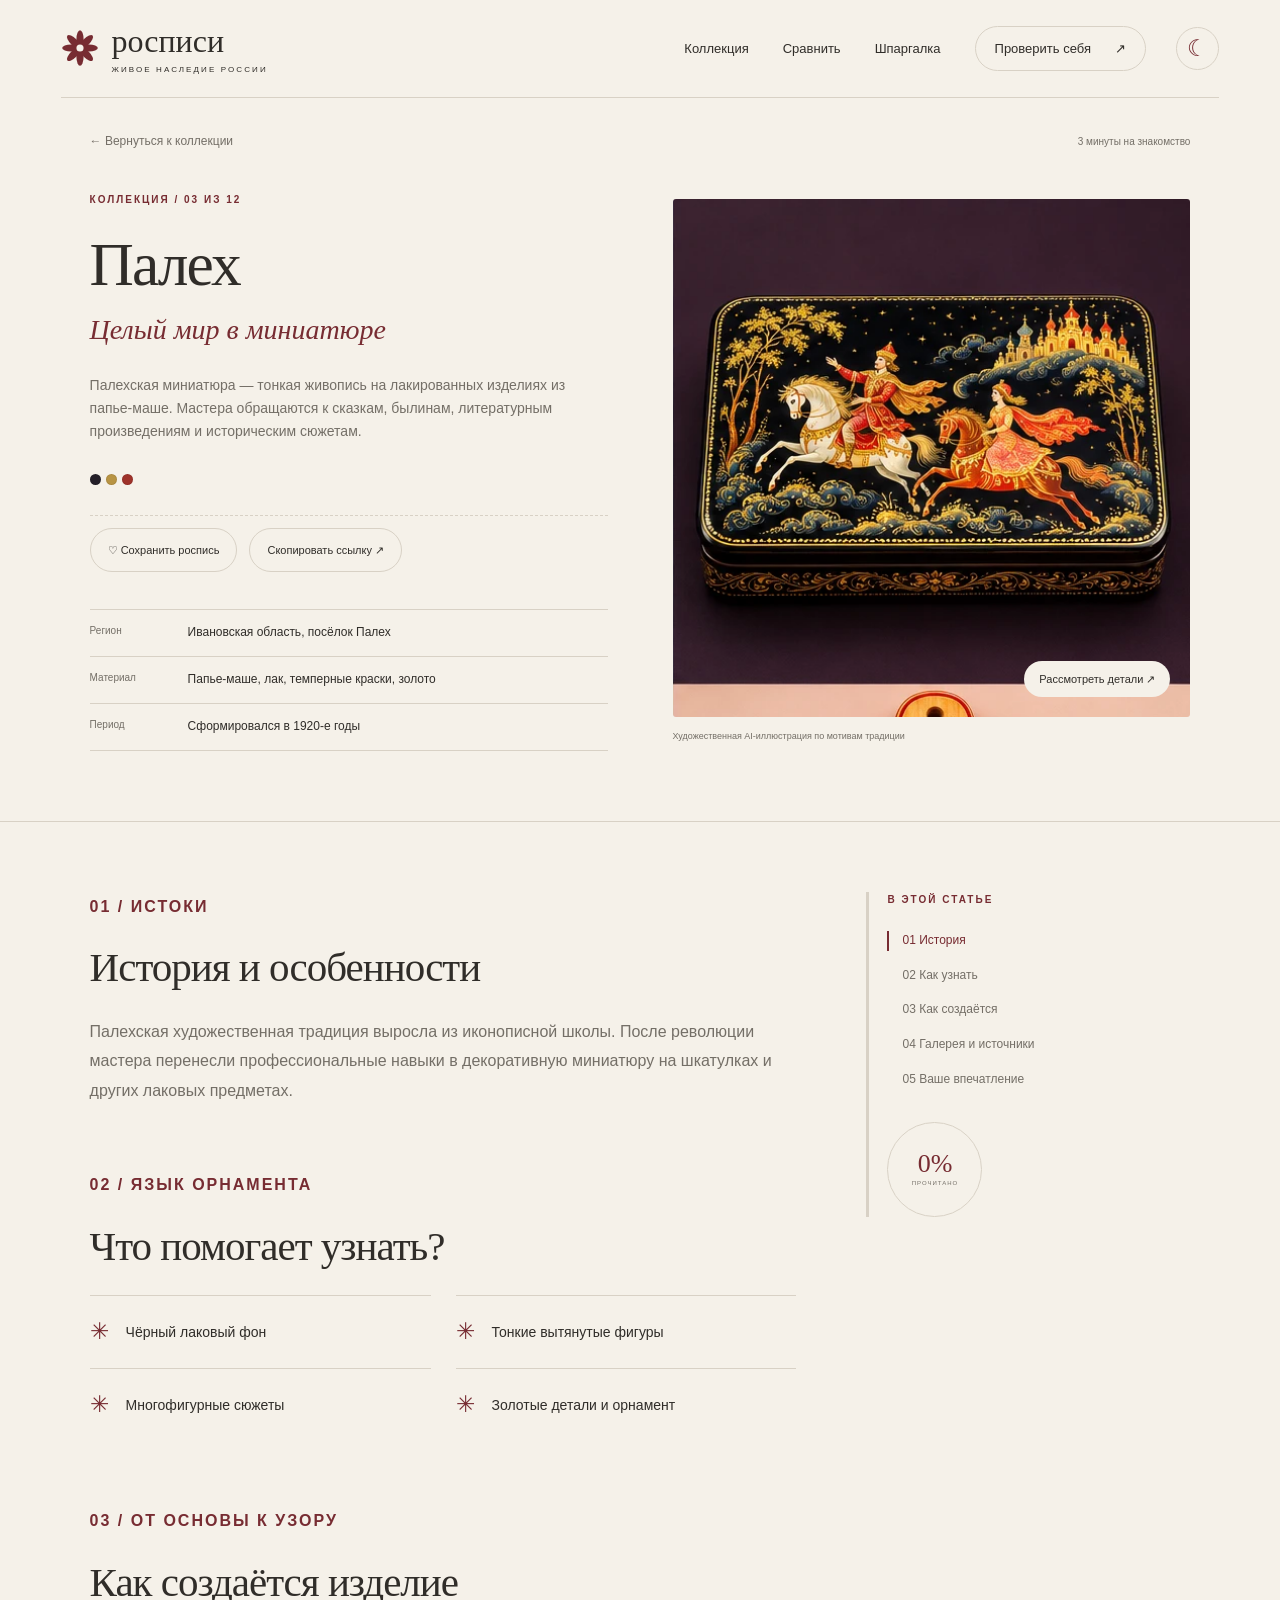
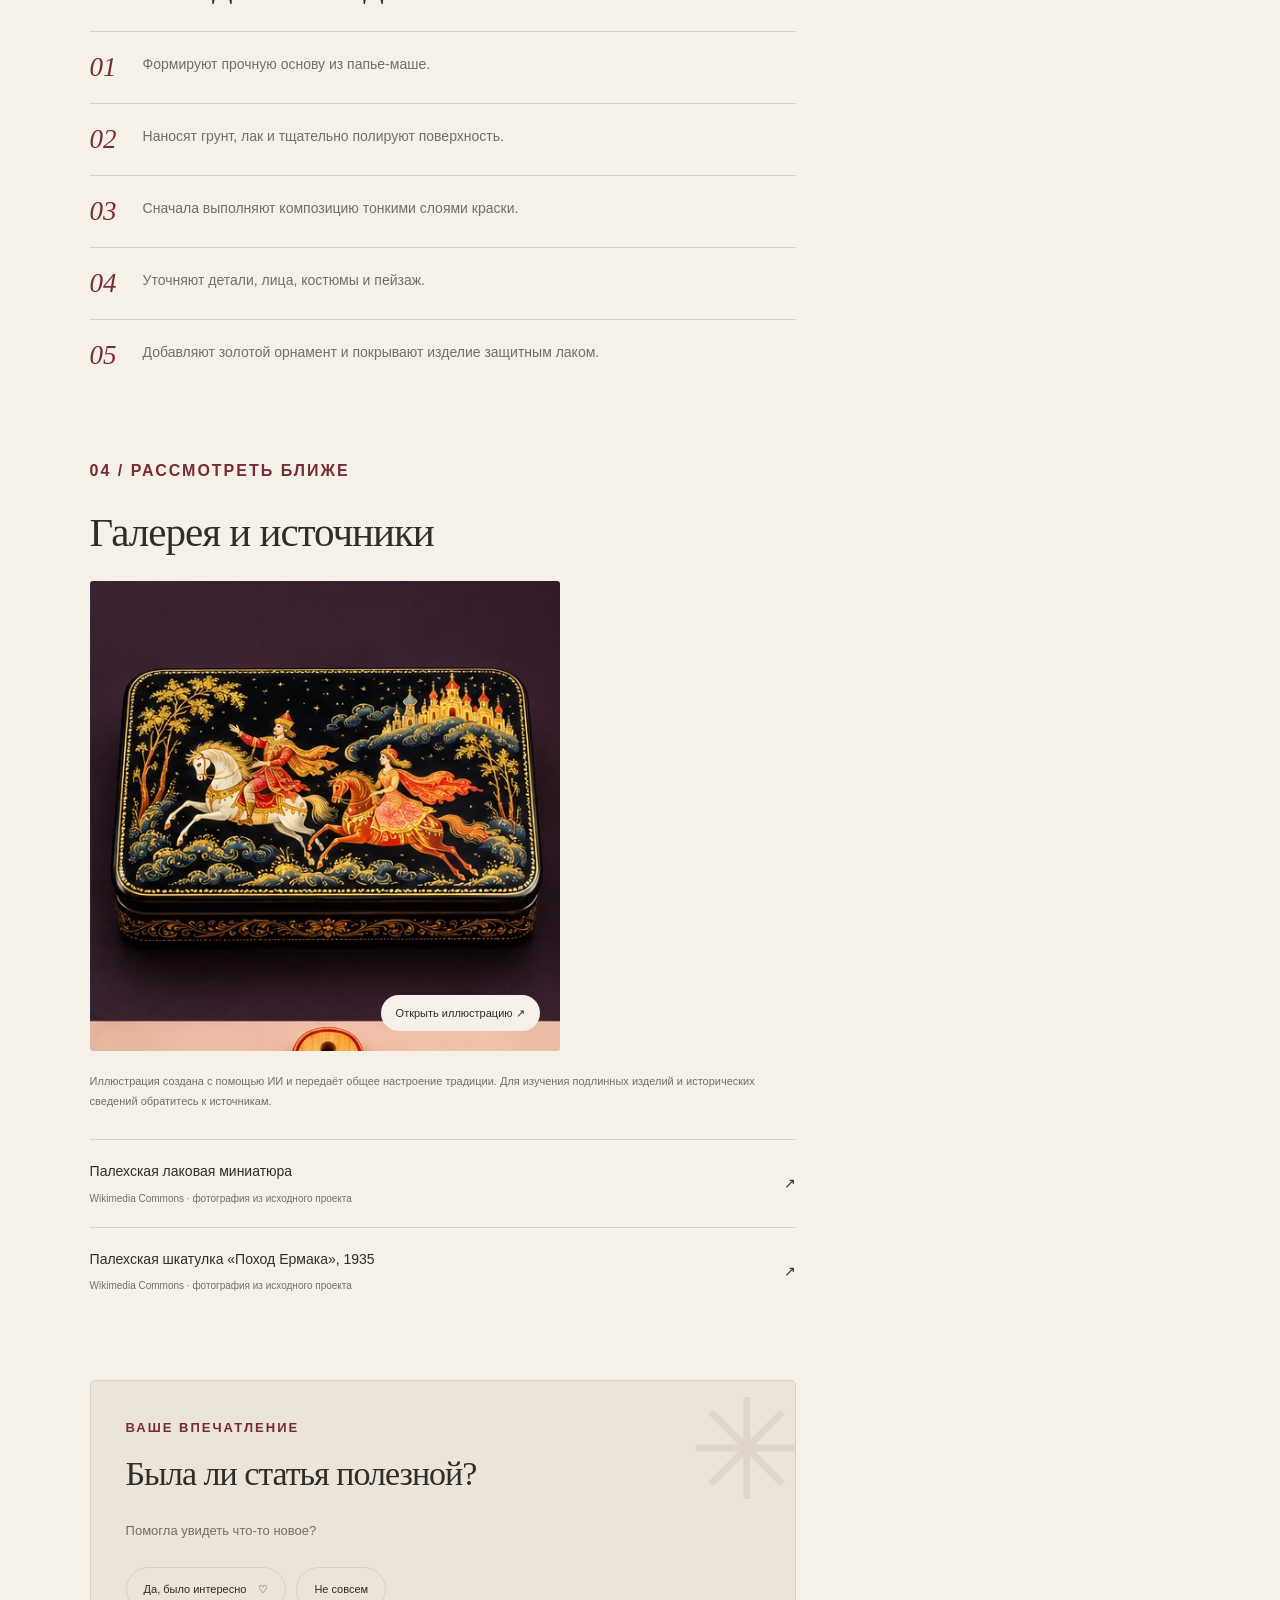
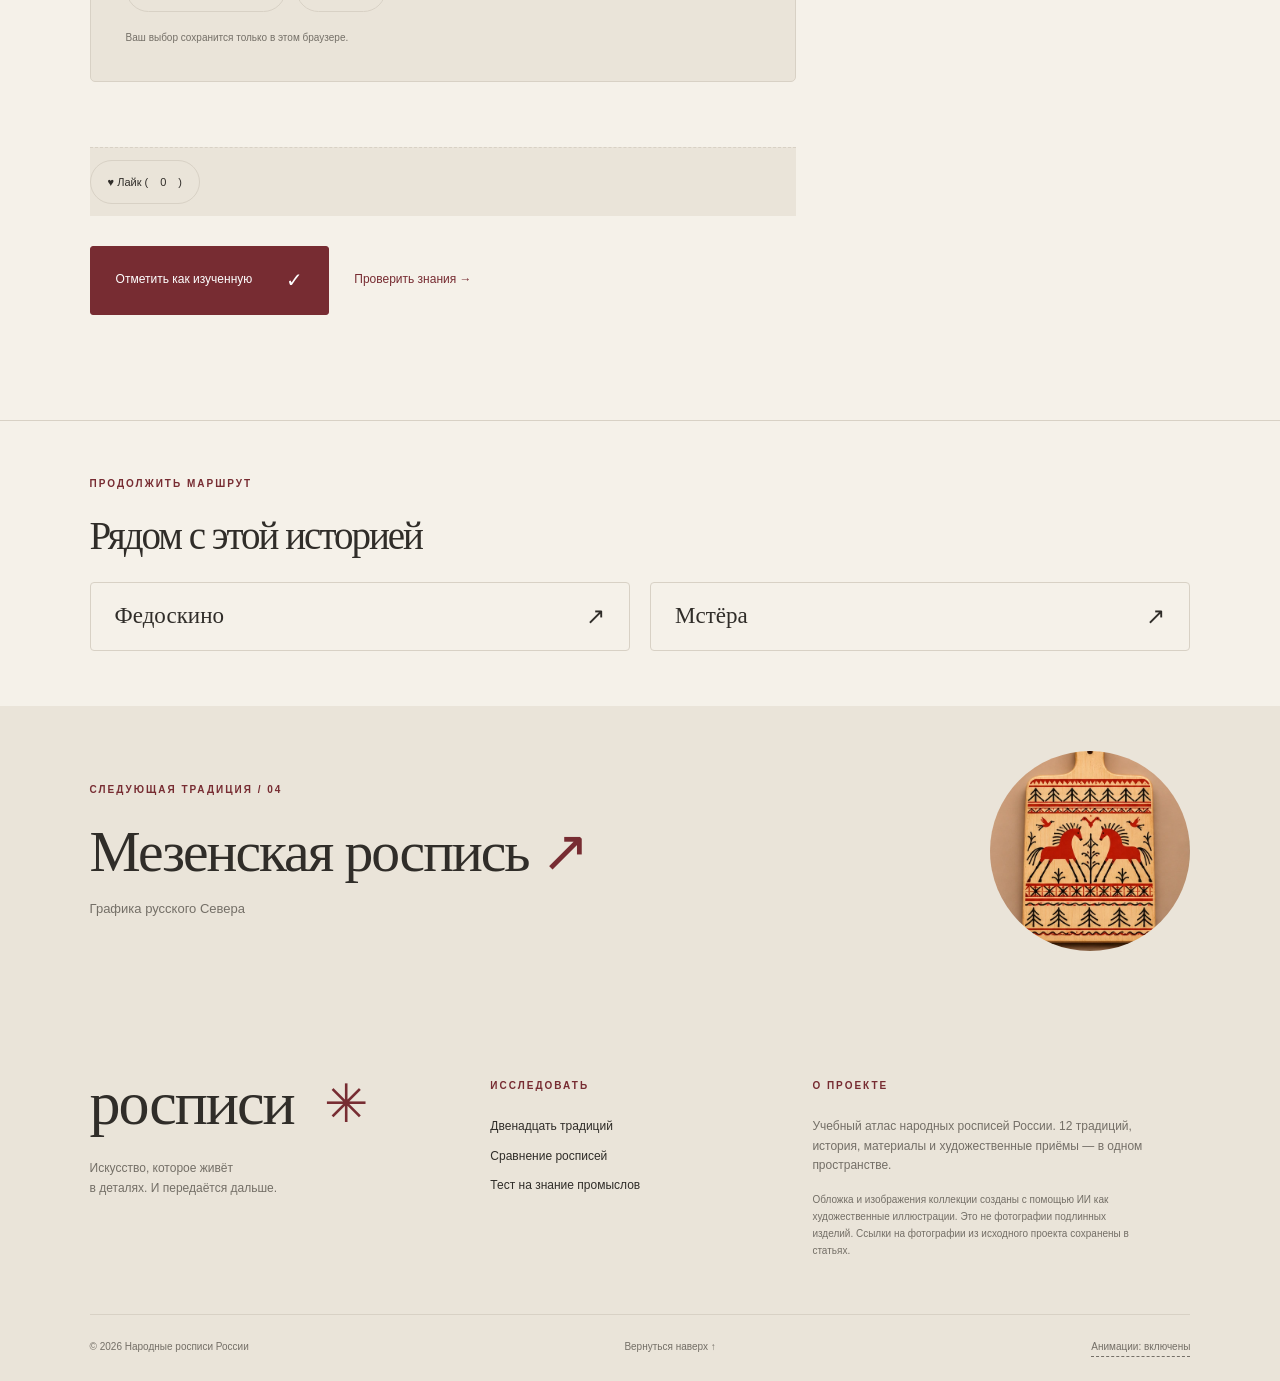
<file: docs/articles/palekh.html>
<!doctype html><html lang="ru"><head><meta charset="utf-8"><meta name="viewport" content="width=device-width, initial-scale=1"><meta name="theme-color" content="#772c32"><meta name="description" content="Народные росписи России: история, материалы, техники, галереи и интерактивный тест."><title>Палех — Росписи</title><link rel="icon" href="../assets/mark.svg" type="image/svg+xml"><script src="../theme-init.js"></script><link rel="stylesheet" href="../style.css"><script defer src="../data.js"></script><script defer src="../app.js"></script><link rel="stylesheet" href="../enhancements.css"><script defer src="../quiz-data.js"></script><script defer src="../enhancements.js"></script></head><body><a class="skip" href="#main">К содержанию</a><div class="progress" aria-hidden="true"></div><header class="header"><a class="brand" href="../index.html" aria-label="Росписи — на главную"><img src="../assets/mark.svg" alt="" width="38" height="38"><span>росписи<small>ЖИВОЕ НАСЛЕДИЕ РОССИИ</small></span></a><div class="header-controls"><button class="theme-toggle" aria-label="Включить тёмную тему" title="Переключить тему"><span class="theme-icon" aria-hidden="true">☾</span><span class="theme-label">Тема</span></button><button class="menu-toggle" aria-label="Открыть меню" aria-expanded="false" aria-controls="navigation">Меню <span>☰</span></button><nav id="navigation" aria-label="Главная навигация"><a href="../index.html#vidy-promyslov">Коллекция</a><a href="../index.html#sravnenie">Сравнить</a><a href="../index.html#kak-otlichit">Шпаргалка</a><a class="nav-test" href="../index.html#test">Проверить себя <span>↗</span></a></nav></div></header><main id="main" data-article="palekh"><section class="article-hero section" id="top"><div class="article-topline"><a class="back-link" href="../index.html#vidy-promyslov">← Вернуться к коллекции</a><span class="read-time">3 минуты на знакомство</span></div><div class="article-hero-grid"><div><p class="eyebrow">КОЛЛЕКЦИЯ / 03 ИЗ 12 </p><h1>Палех</h1><p class="article-sub">Целый мир в миниатюре</p><p>Палехская миниатюра — тонкая живопись на лакированных изделиях из папье-маше. Мастера обращаются к сказкам, былинам, литературным произведениям и историческим сюжетам.</p><span class="swatches" aria-hidden="true"><i style="background:#241f28"></i><i style="background:#b89443"></i><i style="background:#9e322a"></i></span><div class="article-actions"><button class="pill-button article-save" data-favorite="palekh" aria-pressed="false">♡ Сохранить роспись</button><button class="pill-button" id="copy-link">Скопировать ссылку ↗</button></div><div class="article-facts"><div><span>Регион</span><p>Ивановская область, посёлок Палех</p></div><div><span>Материал</span><p>Папье-маше, лак, темперные краски, золото</p></div><div><span>Период</span><p>Сформировался в 1920-е годы</p></div></div></div><figure><button class="enlarge" data-enlarge="2" aria-label="Увеличить иллюстрацию Палех"><div class="art art-2" role="img" aria-label="Художественная иллюстрация: Палех"></div><span>Рассмотреть детали ↗</span></button><figcaption>Художественная AI-иллюстрация по мотивам традиции</figcaption></figure></div></section><div class="article-layout section"><aside class="article-nav"><p class="eyebrow">В ЭТОЙ СТАТЬЕ</p><a href="#history">01 История</a><a href="#features">02 Как узнать</a><a href="#process">03 Как создаётся</a><a href="#gallery">04 Галерея и источники</a><a href="#feedback">05 Ваше впечатление</a><div class="reading-ring"><span id="reading-percent">0%</span><small>ПРОЧИТАНО</small></div></aside><article class="article-body"><section id="history" class="reveal"><p class="eyebrow">01 / ИСТОКИ</p><h2>История и особенности</h2><p>Палехская художественная традиция выросла из иконописной школы. После революции мастера перенесли профессиональные навыки в декоративную миниатюру на шкатулках и других лаковых предметах.</p></section><section id="features" class="reveal"><p class="eyebrow">02 / ЯЗЫК ОРНАМЕНТА</p><h2>Что помогает узнать?</h2><ul class="motif-list"><li><span>✳</span>Чёрный лаковый фон</li><li><span>✳</span>Тонкие вытянутые фигуры</li><li><span>✳</span>Многофигурные сюжеты</li><li><span>✳</span>Золотые детали и орнамент</li></ul></section><section id="process" class="reveal"><p class="eyebrow">03 / ОТ ОСНОВЫ К УЗОРУ</p><h2>Как создаётся изделие</h2><ol class="process-list"><li><span>01</span><p>Формируют прочную основу из папье-маше.</p></li><li><span>02</span><p>Наносят грунт, лак и тщательно полируют поверхность.</p></li><li><span>03</span><p>Сначала выполняют композицию тонкими слоями краски.</p></li><li><span>04</span><p>Уточняют детали, лица, костюмы и пейзаж.</p></li><li><span>05</span><p>Добавляют золотой орнамент и покрывают изделие защитным лаком.</p></li></ol></section><section id="gallery" class="reveal"><p class="eyebrow">04 / РАССМОТРЕТЬ БЛИЖЕ</p><h2>Галерея и источники</h2><button class="enlarge gallery-art" data-enlarge="2" aria-label="Увеличить иллюстрацию"><div class="art art-2" role="img" aria-label="Художественная иллюстрация: Палех"></div><span>Открыть иллюстрацию ↗</span></button><p class="small">Иллюстрация создана с помощью ИИ и передаёт общее настроение традиции. Для изучения подлинных изделий и исторических сведений обратитесь к источникам.</p><div class="source-links"><a href="https://commons.wikimedia.org/wiki/File:Palekh_miniature.jpg" target="_blank" rel="noopener noreferrer"><span>Палехская лаковая миниатюра<small>Wikimedia Commons · фотография из исходного проекта</small></span>↗</a><a href="https://commons.wikimedia.org/wiki/File:YermakPalekh.jpg" target="_blank" rel="noopener noreferrer"><span>Палехская шкатулка «Поход Ермака», 1935<small>Wikimedia Commons · фотография из исходного проекта</small></span>↗</a></div></section><section id="feedback" class="feedback-box"><span class="feedback-mark" aria-hidden="true">✳</span><p class="eyebrow">ВАШЕ ВПЕЧАТЛЕНИЕ</p><h2>Была ли статья полезной?</h2><p>Помогла увидеть что-то новое?</p><div class="feedback-buttons" role="group" aria-label="Полезность статьи"><button class="pill-button" data-vote="yes" aria-pressed="false">Да, было интересно <span>♡</span></button><button class="pill-button" data-vote="no" aria-pressed="false">Не совсем</button></div><p id="feedback-status" class="small" aria-live="polite">Ваш выбор сохранится только в этом браузере.</p></section><footer class="article-actions"><button class="pill-button like-btn" data-like="palekh">♥ Лайк (<span class="like-count">0</span>)</button></footer><div class="article-finish"><button class="button" id="mark-read">Отметить как изученную <span>✓</span></button><a href="../index.html#test">Проверить знания →</a></div></article></div><section class="related-section section"><p class="eyebrow">ПРОДОЛЖИТЬ МАРШРУТ</p><h2>Рядом с этой историей</h2><div class="related-links"><a href="fedoskino.html"><span>Федоскино</span>↗</a><a href="mstera.html"><span>Мстёра</span>↗</a></div></section><a class="next-article section" href="mezen.html"><div><p class="eyebrow">СЛЕДУЮЩАЯ ТРАДИЦИЯ / 04</p><h2>Мезенская роспись <span>↗</span></h2><p>Графика русского Севера</p></div><div class="art art-3" role="img" aria-label="Художественная иллюстрация: Мезенская роспись"></div></a></main><footer id="o-proekte"><div class="footer-top"><div><a class="footer-brand" href="../index.html">росписи<span>✳</span></a><p>Искусство, которое живёт<br>в деталях. И передаётся дальше.</p></div><div><span class="eyebrow">ИССЛЕДОВАТЬ</span><a href="../index.html#vidy-promyslov">Двенадцать традиций</a><a href="../index.html#sravnenie">Сравнение росписей</a><a href="../index.html#test">Тест на знание промыслов</a></div><div><span class="eyebrow">О ПРОЕКТЕ</span><p>Учебный атлас народных росписей России. 12 традиций, история, материалы и художественные приёмы — в одном пространстве.</p><p class="small">Обложка и изображения коллекции созданы с помощью ИИ как художественные иллюстрации. Это не фотографии подлинных изделий. Ссылки на фотографии из исходного проекта сохранены в статьях.</p></div></div><div class="footer-bottom"><span>© 2026 Народные росписи России</span><a href="#top">Вернуться наверх ↑</a></div></footer><button class="to-top" aria-label="Наверх">↑</button><dialog id="lightbox" aria-label="Просмотр иллюстрации"><button class="close-dialog" aria-label="Закрыть">×</button><div class="lightbox-art art"></div><p class="lightbox-caption"></p></dialog><div id="toast" class="toast" role="status" aria-live="polite"></div></body></html>
</file>
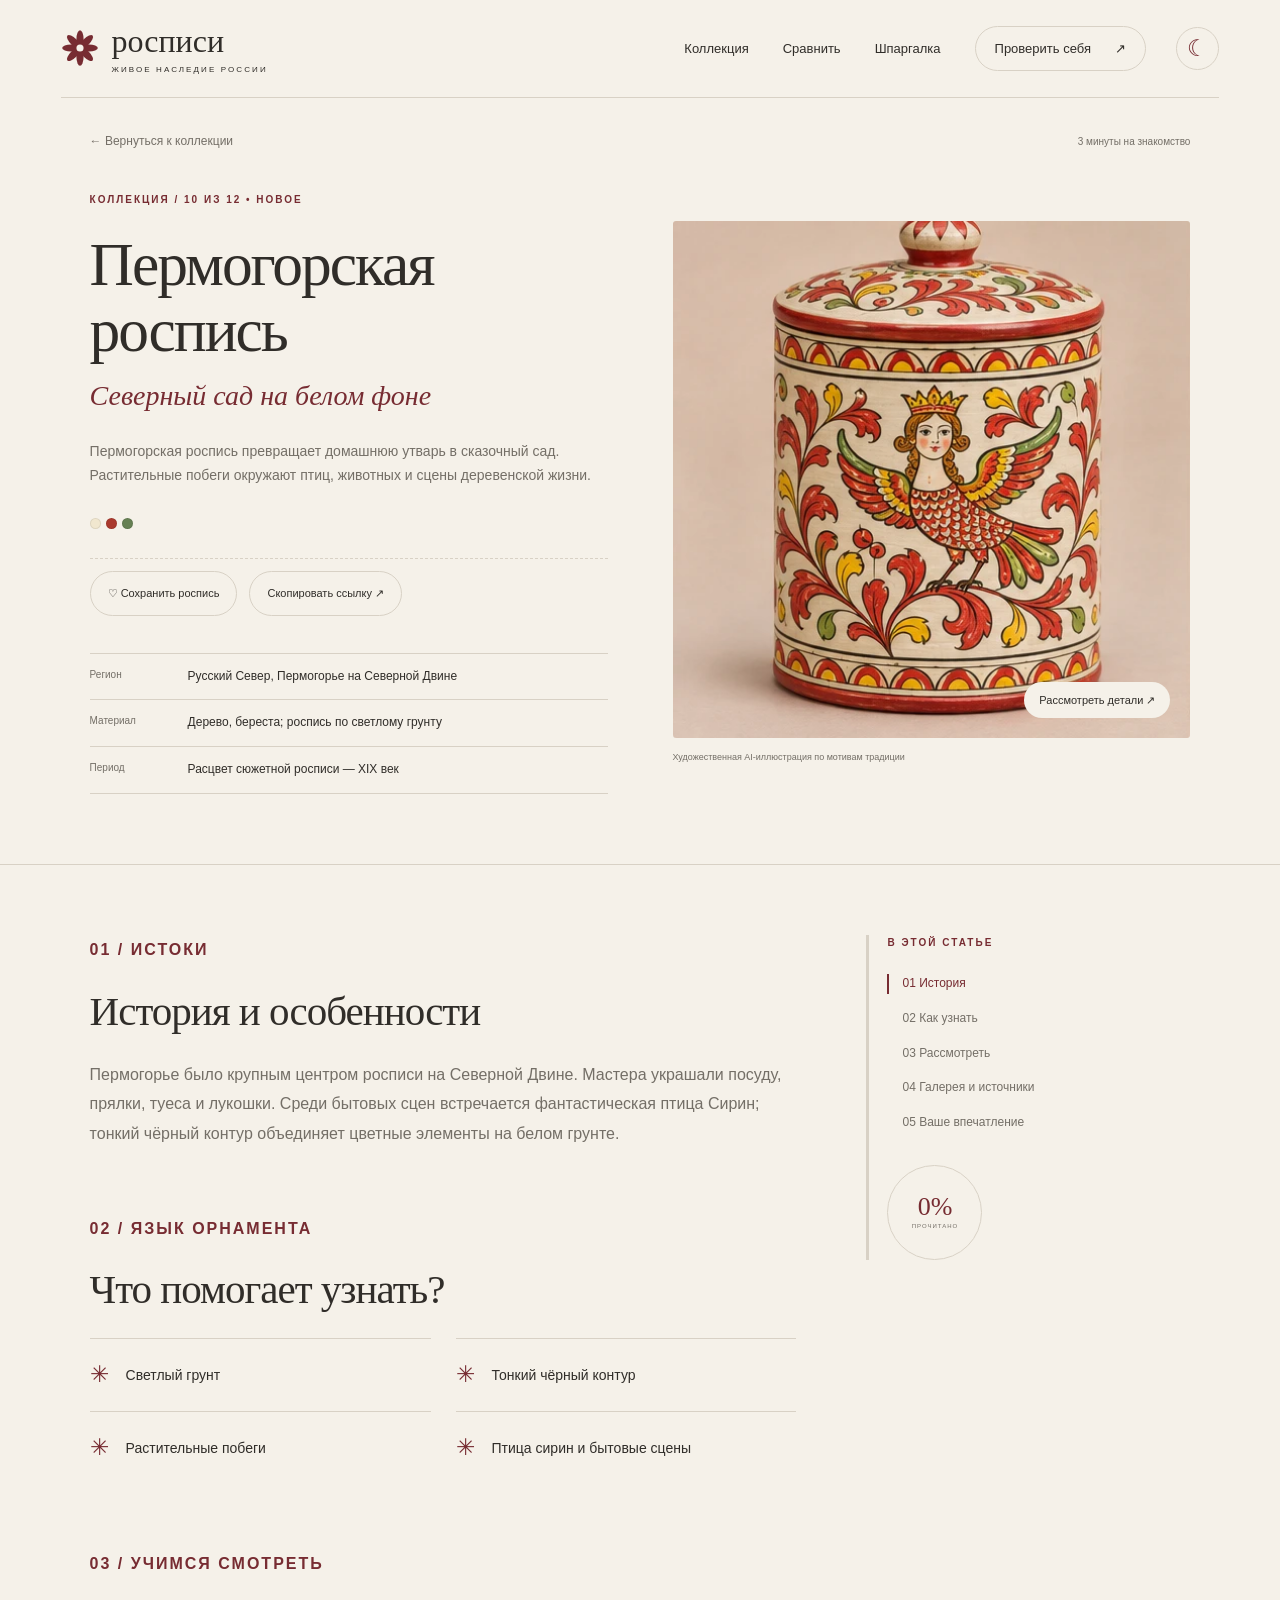
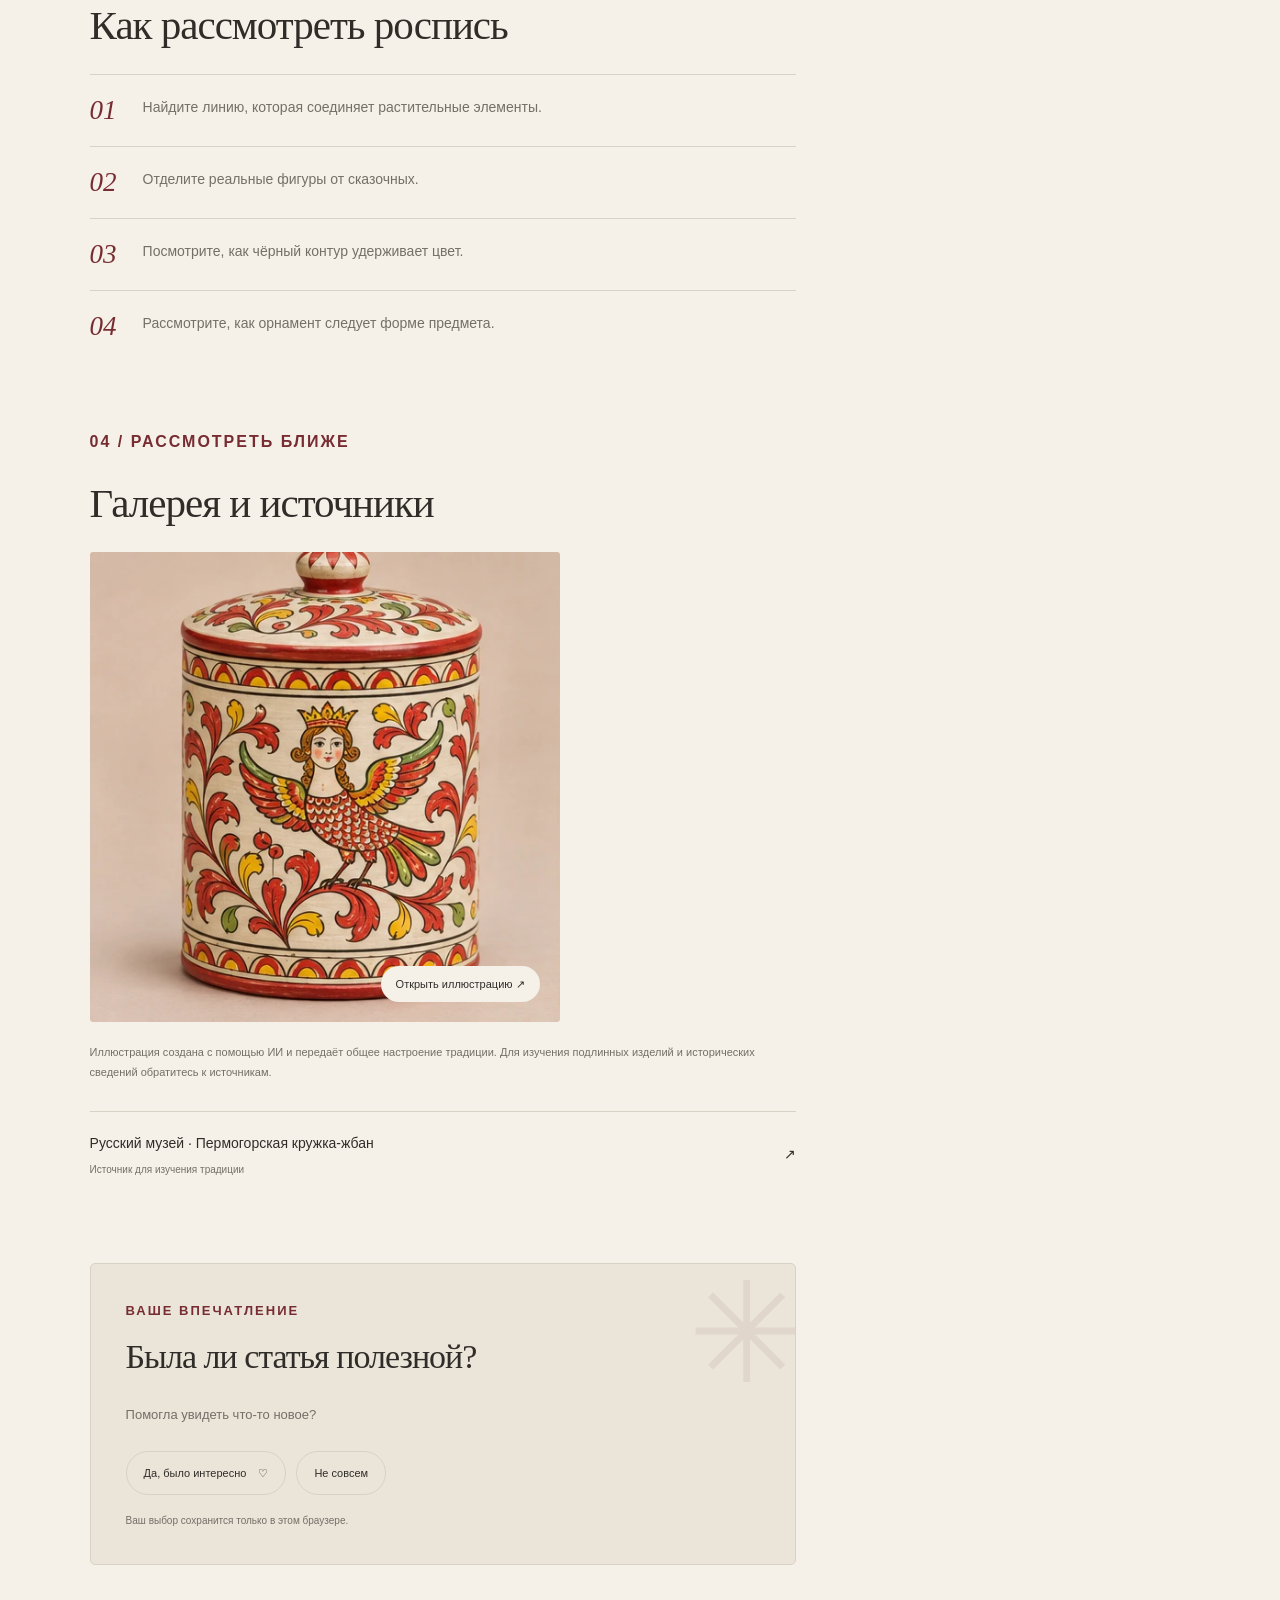
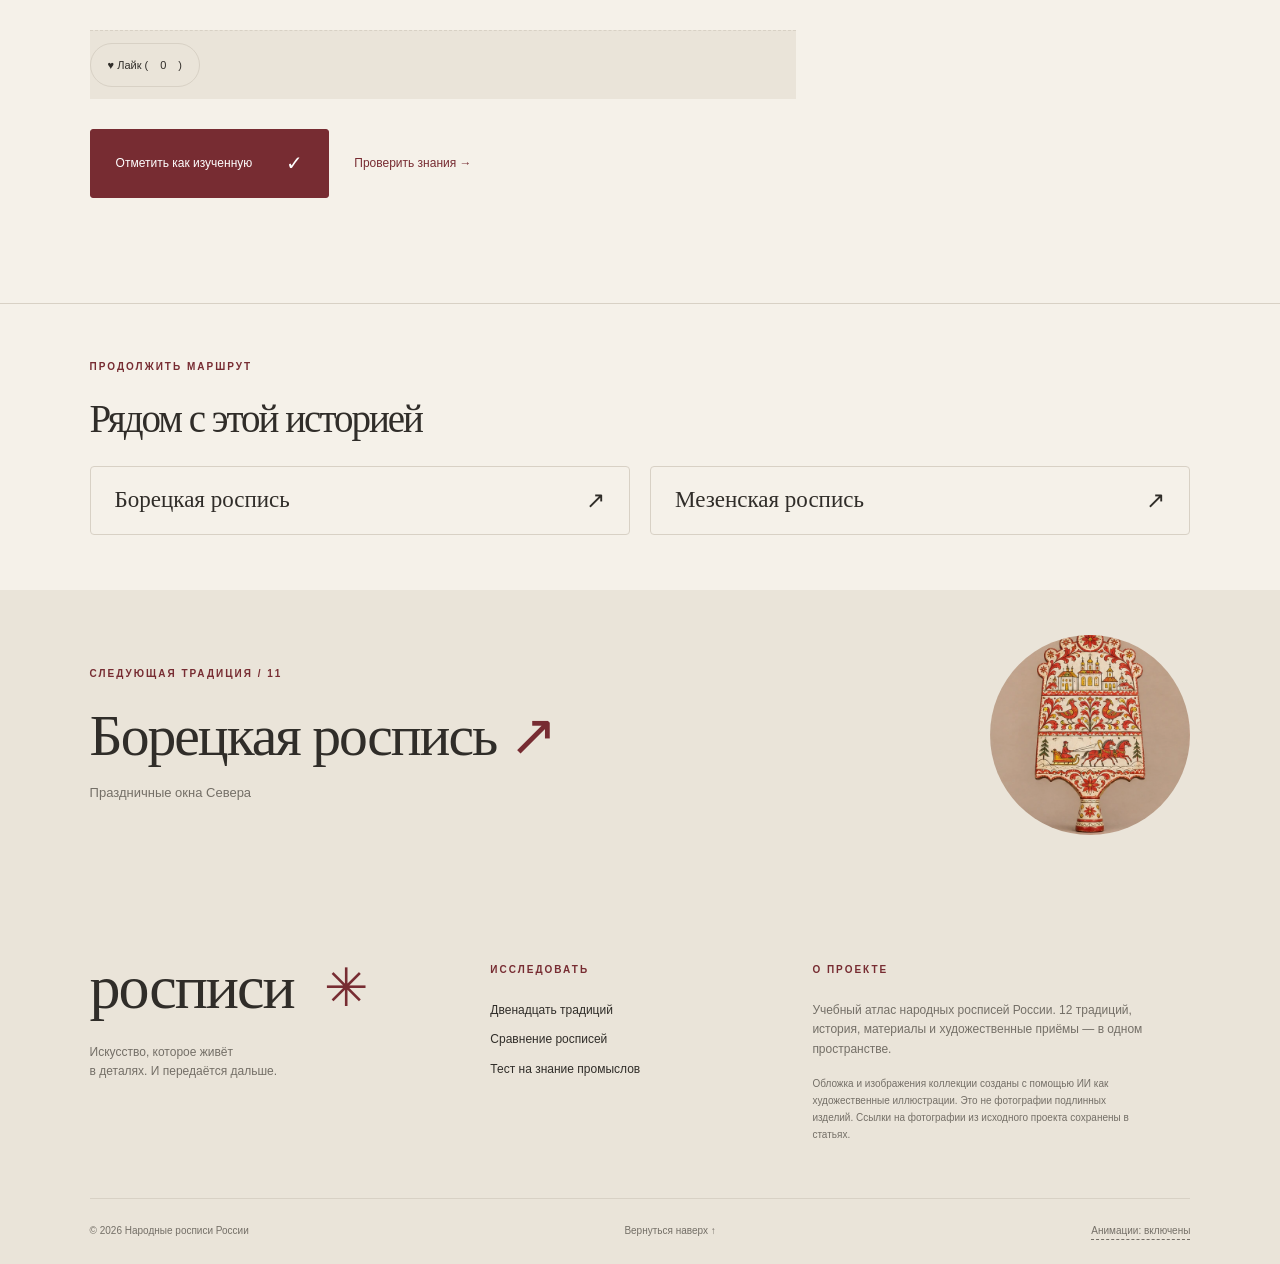
<file: docs/articles/permogorye.html>
<!doctype html><html lang="ru"><head><meta charset="utf-8"><meta name="viewport" content="width=device-width, initial-scale=1"><meta name="theme-color" content="#772c32"><meta name="description" content="Народные росписи России: история, материалы, техники, галереи и интерактивный тест."><title>Пермогорская роспись — Росписи</title><link rel="icon" href="../assets/mark.svg" type="image/svg+xml"><script src="../theme-init.js"></script><link rel="stylesheet" href="../style.css"><script defer src="../data.js"></script><script defer src="../app.js"></script><link rel="stylesheet" href="../enhancements.css"><script defer src="../quiz-data.js"></script><script defer src="../enhancements.js"></script></head><body><a class="skip" href="#main">К содержанию</a><div class="progress" aria-hidden="true"></div><header class="header"><a class="brand" href="../index.html" aria-label="Росписи — на главную"><img src="../assets/mark.svg" alt="" width="38" height="38"><span>росписи<small>ЖИВОЕ НАСЛЕДИЕ РОССИИ</small></span></a><div class="header-controls"><button class="theme-toggle" aria-label="Включить тёмную тему" title="Переключить тему"><span class="theme-icon" aria-hidden="true">☾</span><span class="theme-label">Тема</span></button><button class="menu-toggle" aria-label="Открыть меню" aria-expanded="false" aria-controls="navigation">Меню <span>☰</span></button><nav id="navigation" aria-label="Главная навигация"><a href="../index.html#vidy-promyslov">Коллекция</a><a href="../index.html#sravnenie">Сравнить</a><a href="../index.html#kak-otlichit">Шпаргалка</a><a class="nav-test" href="../index.html#test">Проверить себя <span>↗</span></a></nav></div></header><main id="main" data-article="permogorye"><section class="article-hero section" id="top"><div class="article-topline"><a class="back-link" href="../index.html#vidy-promyslov">← Вернуться к коллекции</a><span class="read-time">3 минуты на знакомство</span></div><div class="article-hero-grid"><div><p class="eyebrow">КОЛЛЕКЦИЯ / 10 ИЗ 12  • НОВОЕ</p><h1>Пермогорская роспись</h1><p class="article-sub">Северный сад на белом фоне</p><p>Пермогорская роспись превращает домашнюю утварь в сказочный сад. Растительные побеги окружают птиц, животных и сцены деревенской жизни.</p><span class="swatches" aria-hidden="true"><i style="background:#f1e7cf"></i><i style="background:#aa392d"></i><i style="background:#668053"></i></span><div class="article-actions"><button class="pill-button article-save" data-favorite="permogorye" aria-pressed="false">♡ Сохранить роспись</button><button class="pill-button" id="copy-link">Скопировать ссылку ↗</button></div><div class="article-facts"><div><span>Регион</span><p>Русский Север, Пермогорье на Северной Двине</p></div><div><span>Материал</span><p>Дерево, береста; роспись по светлому грунту</p></div><div><span>Период</span><p>Расцвет сюжетной росписи — XIX век</p></div></div></div><figure><button class="enlarge" data-enlarge="9" aria-label="Увеличить иллюстрацию Пермогорская роспись"><div class="art art-9" role="img" aria-label="Художественная иллюстрация: Пермогорская роспись"></div><span>Рассмотреть детали ↗</span></button><figcaption>Художественная AI-иллюстрация по мотивам традиции</figcaption></figure></div></section><div class="article-layout section"><aside class="article-nav"><p class="eyebrow">В ЭТОЙ СТАТЬЕ</p><a href="#history">01 История</a><a href="#features">02 Как узнать</a><a href="#process">03 Рассмотреть</a><a href="#gallery">04 Галерея и источники</a><a href="#feedback">05 Ваше впечатление</a><div class="reading-ring"><span id="reading-percent">0%</span><small>ПРОЧИТАНО</small></div></aside><article class="article-body"><section id="history" class="reveal"><p class="eyebrow">01 / ИСТОКИ</p><h2>История и особенности</h2><p>Пермогорье было крупным центром росписи на Северной Двине. Мастера украшали посуду, прялки, туеса и лукошки. Среди бытовых сцен встречается фантастическая птица Сирин; тонкий чёрный контур объединяет цветные элементы на белом грунте.</p></section><section id="features" class="reveal"><p class="eyebrow">02 / ЯЗЫК ОРНАМЕНТА</p><h2>Что помогает узнать?</h2><ul class="motif-list"><li><span>✳</span>Светлый грунт</li><li><span>✳</span>Тонкий чёрный контур</li><li><span>✳</span>Растительные побеги</li><li><span>✳</span>Птица сирин и бытовые сцены</li></ul></section><section id="process" class="reveal"><p class="eyebrow">03 / УЧИМСЯ СМОТРЕТЬ</p><h2>Как рассмотреть роспись</h2><ol class="process-list"><li><span>01</span><p>Найдите линию, которая соединяет растительные элементы.</p></li><li><span>02</span><p>Отделите реальные фигуры от сказочных.</p></li><li><span>03</span><p>Посмотрите, как чёрный контур удерживает цвет.</p></li><li><span>04</span><p>Рассмотрите, как орнамент следует форме предмета.</p></li></ol></section><section id="gallery" class="reveal"><p class="eyebrow">04 / РАССМОТРЕТЬ БЛИЖЕ</p><h2>Галерея и источники</h2><button class="enlarge gallery-art" data-enlarge="9" aria-label="Увеличить иллюстрацию"><div class="art art-9" role="img" aria-label="Художественная иллюстрация: Пермогорская роспись"></div><span>Открыть иллюстрацию ↗</span></button><p class="small">Иллюстрация создана с помощью ИИ и передаёт общее настроение традиции. Для изучения подлинных изделий и исторических сведений обратитесь к источникам.</p><div class="source-links"><a href="https://virtual.rusmuseumvrm.ru/rossi_wing/collection/russkoe_narodnoe_iskusstvo_xviixxi_vekov/permogore_vologgub_kruzhka_zhban_1801_onir_1208/index.php?lang=ru" target="_blank" rel="noopener noreferrer"><span>Русский музей · Пермогорская кружка-жбан<small>Источник для изучения традиции</small></span>↗</a></div></section><section id="feedback" class="feedback-box"><span class="feedback-mark" aria-hidden="true">✳</span><p class="eyebrow">ВАШЕ ВПЕЧАТЛЕНИЕ</p><h2>Была ли статья полезной?</h2><p>Помогла увидеть что-то новое?</p><div class="feedback-buttons" role="group" aria-label="Полезность статьи"><button class="pill-button" data-vote="yes" aria-pressed="false">Да, было интересно <span>♡</span></button><button class="pill-button" data-vote="no" aria-pressed="false">Не совсем</button></div><p id="feedback-status" class="small" aria-live="polite">Ваш выбор сохранится только в этом браузере.</p></section><footer class="article-actions"><button class="pill-button like-btn" data-like="permogorye">♥ Лайк (<span class="like-count">0</span>)</button></footer><div class="article-finish"><button class="button" id="mark-read">Отметить как изученную <span>✓</span></button><a href="../index.html#test">Проверить знания →</a></div></article></div><section class="related-section section"><p class="eyebrow">ПРОДОЛЖИТЬ МАРШРУТ</p><h2>Рядом с этой историей</h2><div class="related-links"><a href="boretskaya.html"><span>Борецкая роспись</span>↗</a><a href="mezen.html"><span>Мезенская роспись</span>↗</a></div></section><a class="next-article section" href="boretskaya.html"><div><p class="eyebrow">СЛЕДУЮЩАЯ ТРАДИЦИЯ / 11</p><h2>Борецкая роспись <span>↗</span></h2><p>Праздничные окна Севера</p></div><div class="art art-10" role="img" aria-label="Художественная иллюстрация: Борецкая роспись"></div></a></main><footer id="o-proekte"><div class="footer-top"><div><a class="footer-brand" href="../index.html">росписи<span>✳</span></a><p>Искусство, которое живёт<br>в деталях. И передаётся дальше.</p></div><div><span class="eyebrow">ИССЛЕДОВАТЬ</span><a href="../index.html#vidy-promyslov">Двенадцать традиций</a><a href="../index.html#sravnenie">Сравнение росписей</a><a href="../index.html#test">Тест на знание промыслов</a></div><div><span class="eyebrow">О ПРОЕКТЕ</span><p>Учебный атлас народных росписей России. 12 традиций, история, материалы и художественные приёмы — в одном пространстве.</p><p class="small">Обложка и изображения коллекции созданы с помощью ИИ как художественные иллюстрации. Это не фотографии подлинных изделий. Ссылки на фотографии из исходного проекта сохранены в статьях.</p></div></div><div class="footer-bottom"><span>© 2026 Народные росписи России</span><a href="#top">Вернуться наверх ↑</a></div></footer><button class="to-top" aria-label="Наверх">↑</button><dialog id="lightbox" aria-label="Просмотр иллюстрации"><button class="close-dialog" aria-label="Закрыть">×</button><div class="lightbox-art art"></div><p class="lightbox-caption"></p></dialog><div id="toast" class="toast" role="status" aria-live="polite"></div></body></html>
</file>
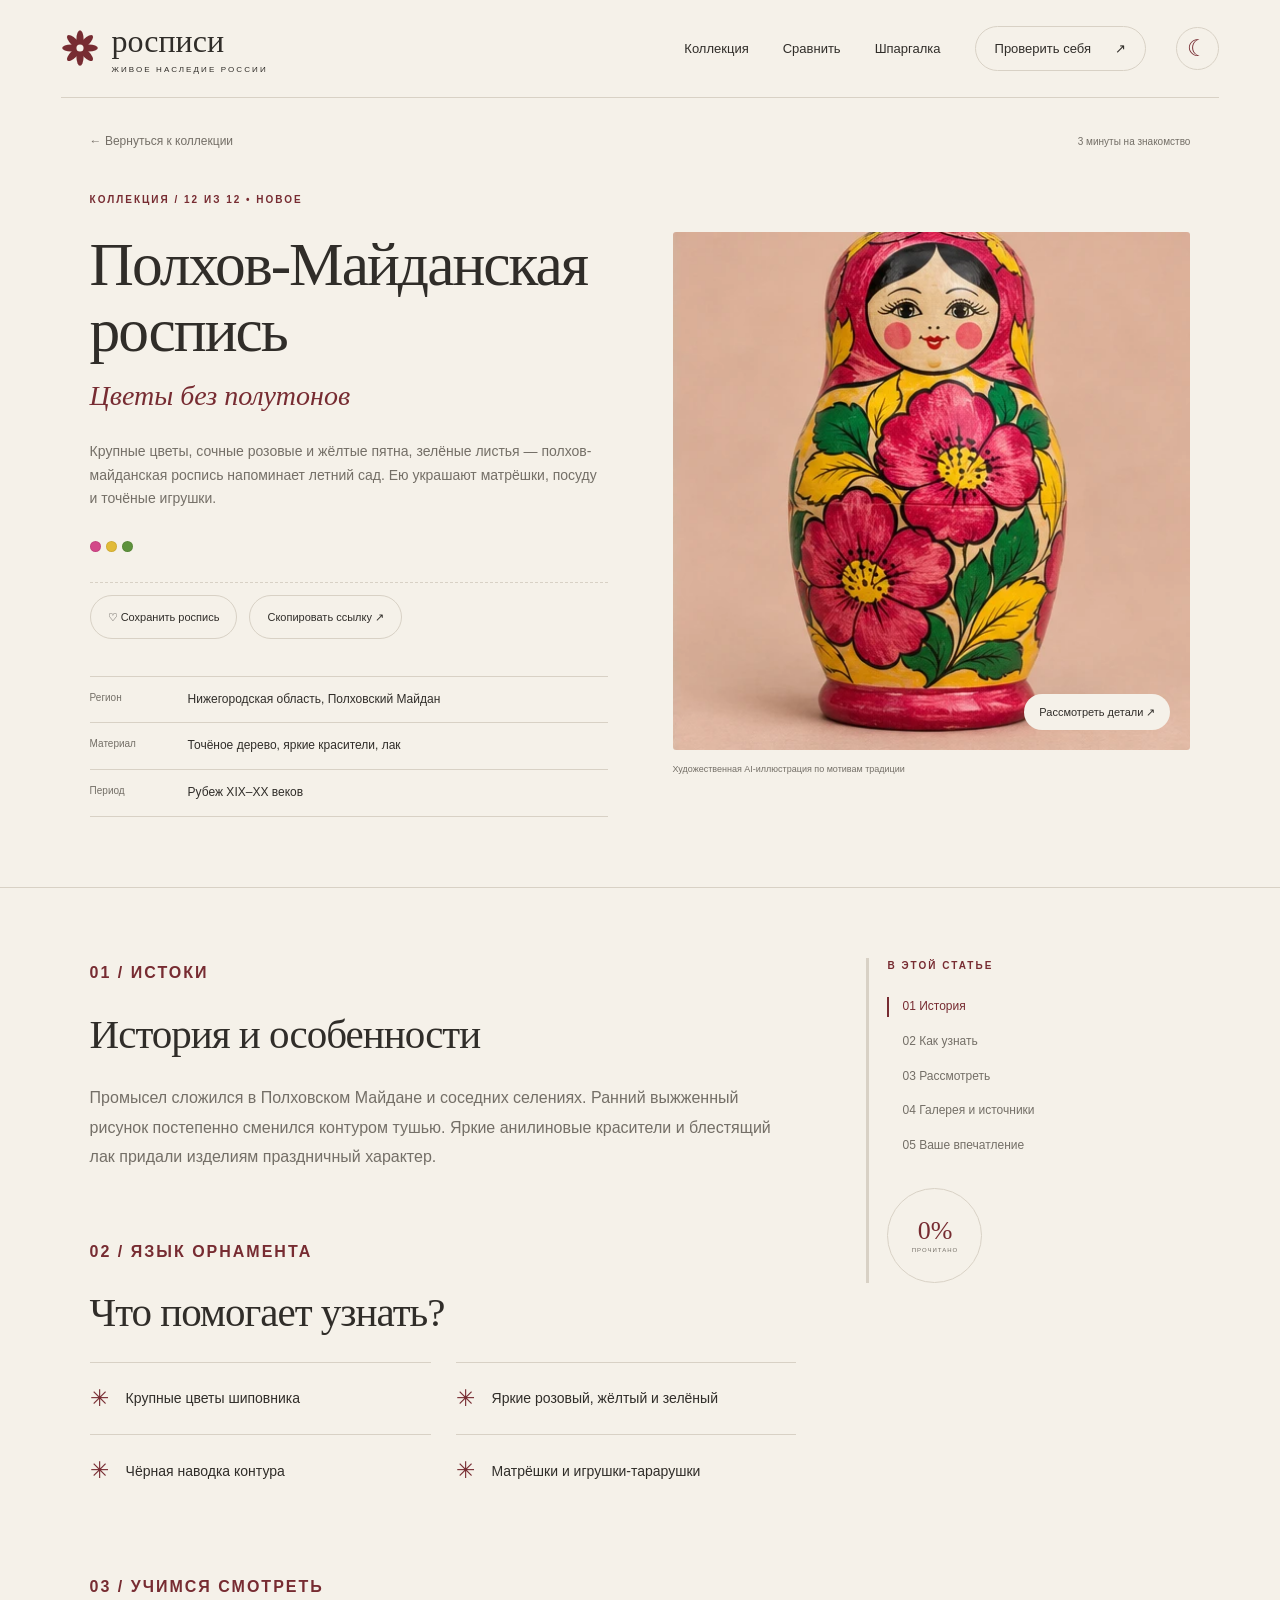
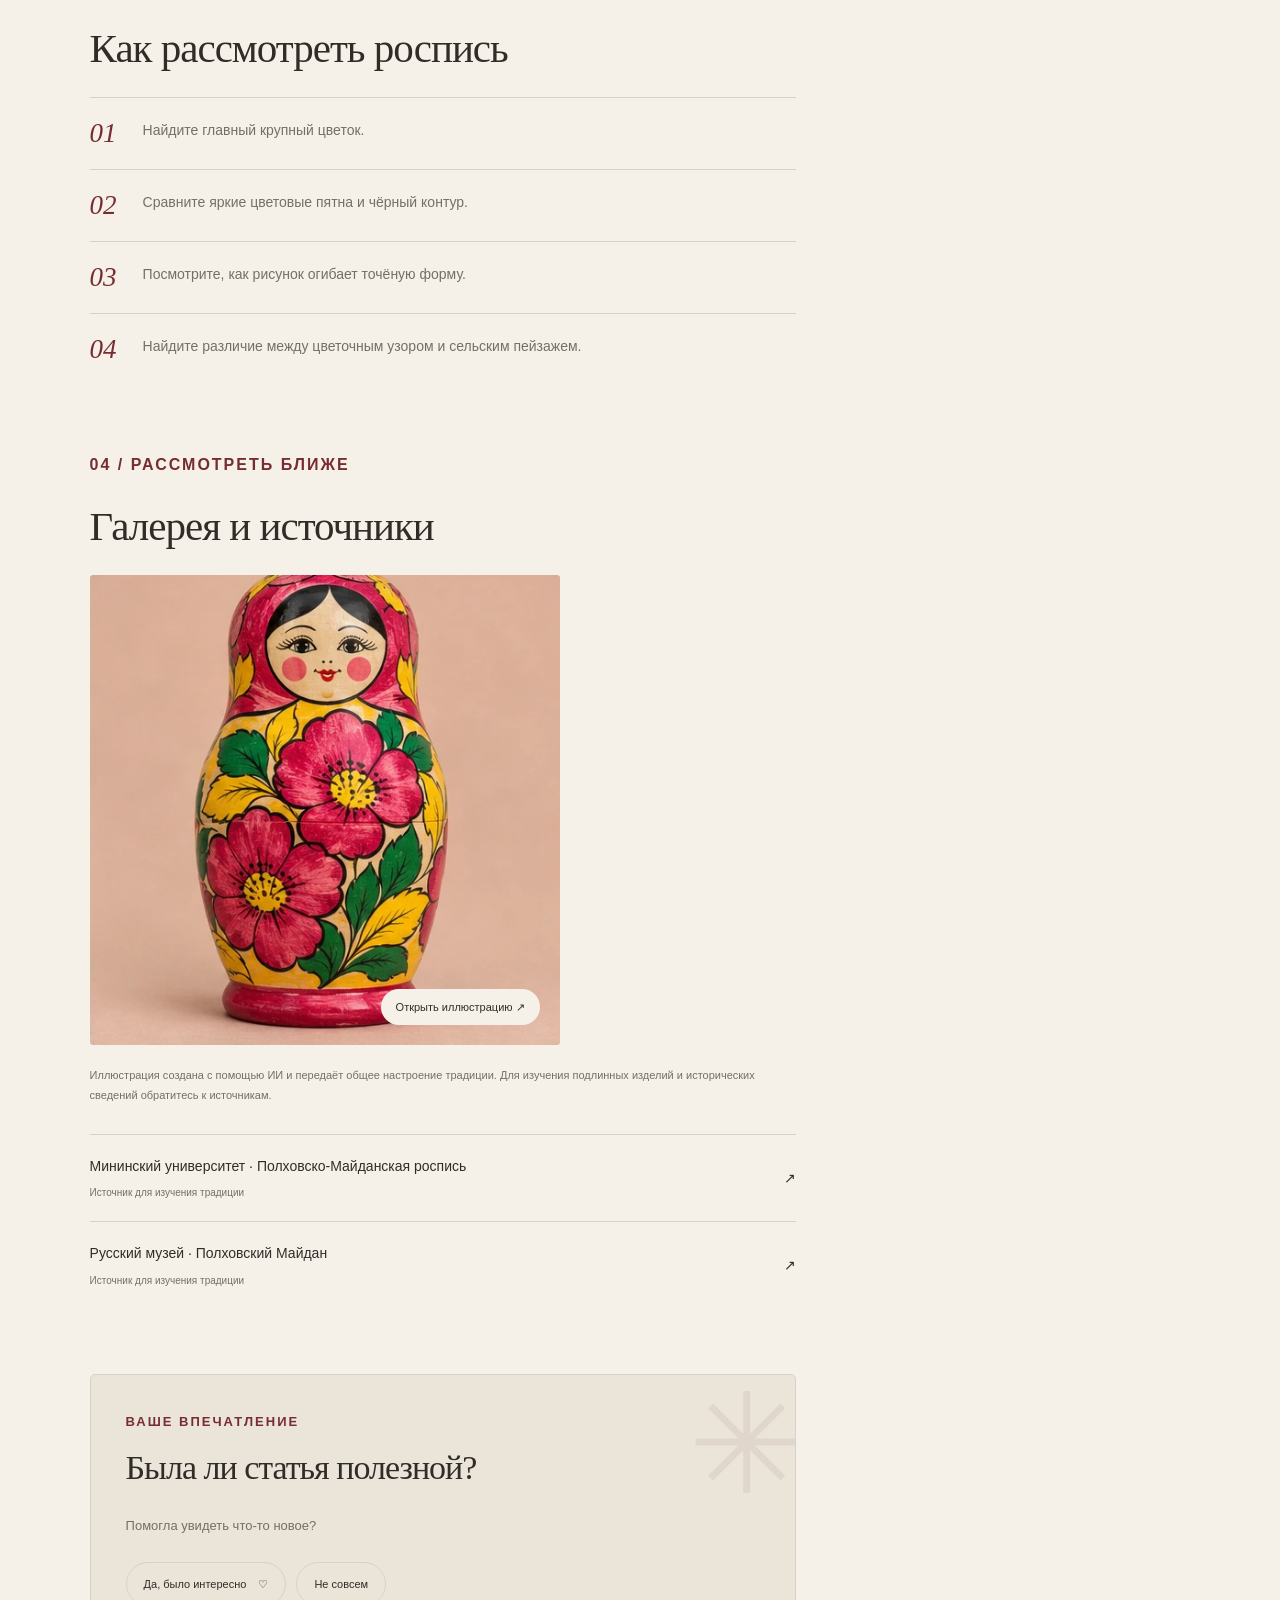
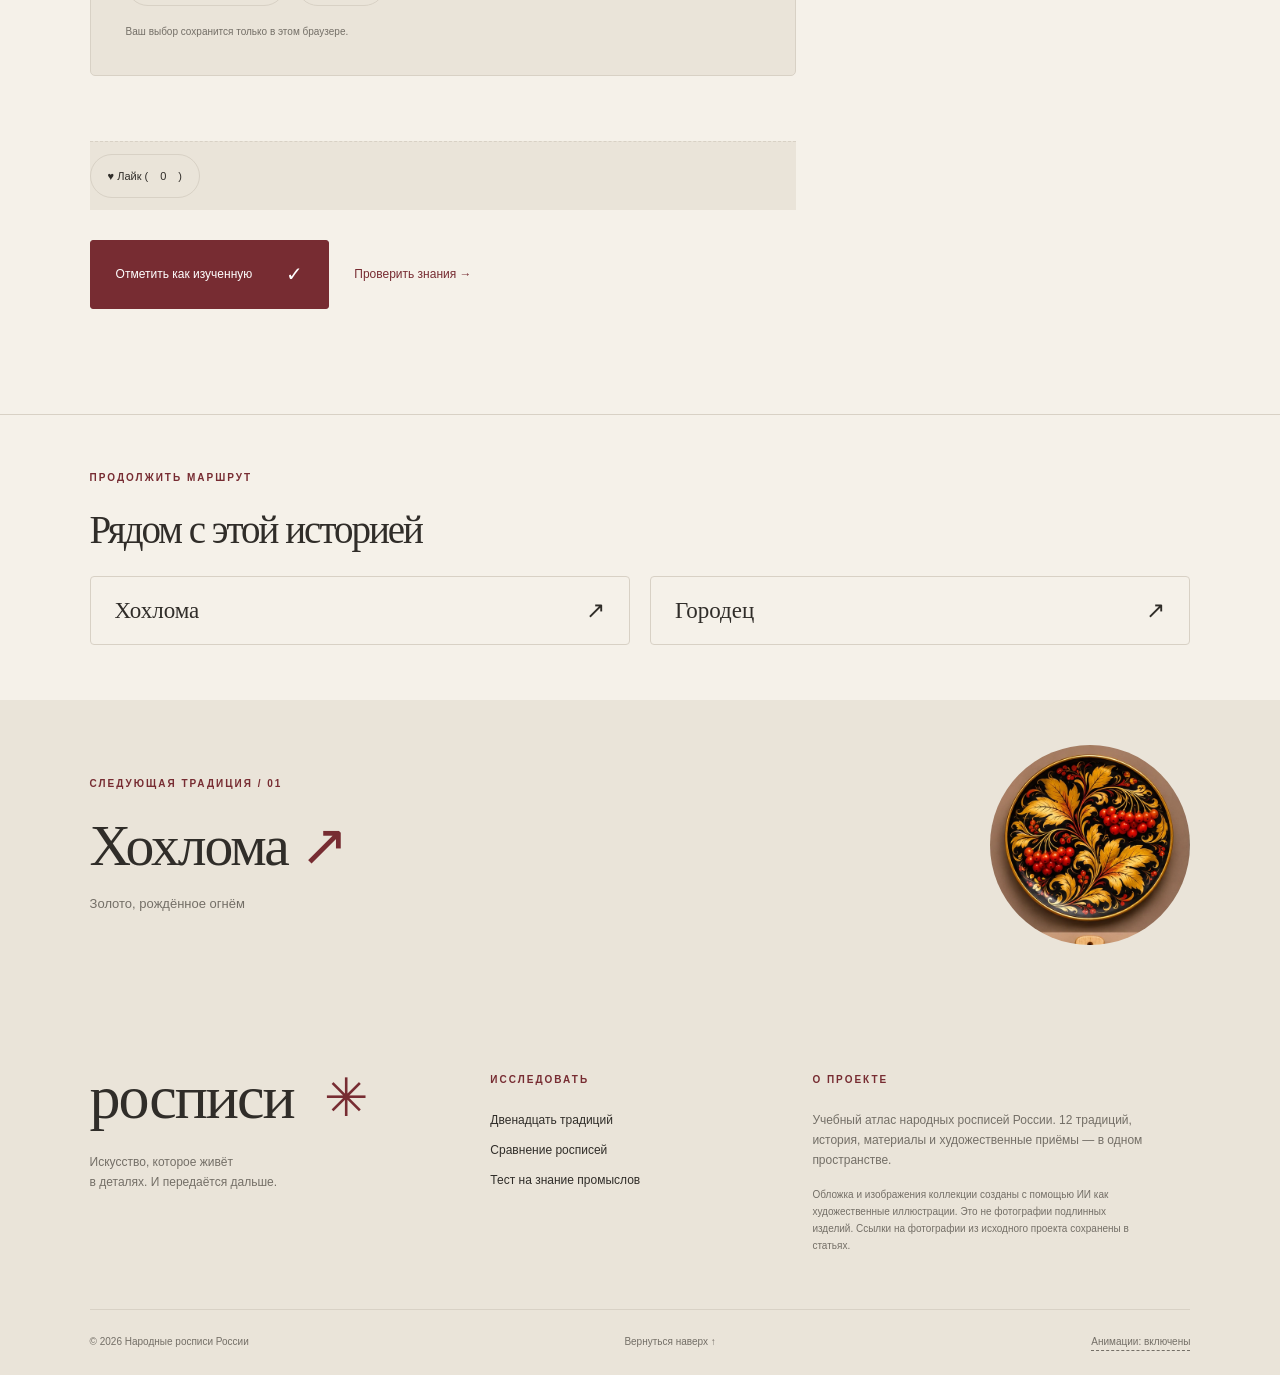
<file: docs/articles/polkhov-maidan.html>
<!doctype html><html lang="ru"><head><meta charset="utf-8"><meta name="viewport" content="width=device-width, initial-scale=1"><meta name="theme-color" content="#772c32"><meta name="description" content="Народные росписи России: история, материалы, техники, галереи и интерактивный тест."><title>Полхов-Майданская роспись — Росписи</title><link rel="icon" href="../assets/mark.svg" type="image/svg+xml"><script src="../theme-init.js"></script><link rel="stylesheet" href="../style.css"><script defer src="../data.js"></script><script defer src="../app.js"></script><link rel="stylesheet" href="../enhancements.css"><script defer src="../quiz-data.js"></script><script defer src="../enhancements.js"></script></head><body><a class="skip" href="#main">К содержанию</a><div class="progress" aria-hidden="true"></div><header class="header"><a class="brand" href="../index.html" aria-label="Росписи — на главную"><img src="../assets/mark.svg" alt="" width="38" height="38"><span>росписи<small>ЖИВОЕ НАСЛЕДИЕ РОССИИ</small></span></a><div class="header-controls"><button class="theme-toggle" aria-label="Включить тёмную тему" title="Переключить тему"><span class="theme-icon" aria-hidden="true">☾</span><span class="theme-label">Тема</span></button><button class="menu-toggle" aria-label="Открыть меню" aria-expanded="false" aria-controls="navigation">Меню <span>☰</span></button><nav id="navigation" aria-label="Главная навигация"><a href="../index.html#vidy-promyslov">Коллекция</a><a href="../index.html#sravnenie">Сравнить</a><a href="../index.html#kak-otlichit">Шпаргалка</a><a class="nav-test" href="../index.html#test">Проверить себя <span>↗</span></a></nav></div></header><main id="main" data-article="polkhov-maidan"><section class="article-hero section" id="top"><div class="article-topline"><a class="back-link" href="../index.html#vidy-promyslov">← Вернуться к коллекции</a><span class="read-time">3 минуты на знакомство</span></div><div class="article-hero-grid"><div><p class="eyebrow">КОЛЛЕКЦИЯ / 12 ИЗ 12  • НОВОЕ</p><h1>Полхов-Майданская роспись</h1><p class="article-sub">Цветы без полутонов</p><p>Крупные цветы, сочные розовые и жёлтые пятна, зелёные листья — полхов-майданская роспись напоминает летний сад. Ею украшают матрёшки, посуду и точёные игрушки.</p><span class="swatches" aria-hidden="true"><i style="background:#d34889"></i><i style="background:#e2bb38"></i><i style="background:#5e923c"></i></span><div class="article-actions"><button class="pill-button article-save" data-favorite="polkhov-maidan" aria-pressed="false">♡ Сохранить роспись</button><button class="pill-button" id="copy-link">Скопировать ссылку ↗</button></div><div class="article-facts"><div><span>Регион</span><p>Нижегородская область, Полховский Майдан</p></div><div><span>Материал</span><p>Точёное дерево, яркие красители, лак</p></div><div><span>Период</span><p>Рубеж XIX–XX веков</p></div></div></div><figure><button class="enlarge" data-enlarge="11" aria-label="Увеличить иллюстрацию Полхов-Майданская роспись"><div class="art art-11" role="img" aria-label="Художественная иллюстрация: Полхов-Майданская роспись"></div><span>Рассмотреть детали ↗</span></button><figcaption>Художественная AI-иллюстрация по мотивам традиции</figcaption></figure></div></section><div class="article-layout section"><aside class="article-nav"><p class="eyebrow">В ЭТОЙ СТАТЬЕ</p><a href="#history">01 История</a><a href="#features">02 Как узнать</a><a href="#process">03 Рассмотреть</a><a href="#gallery">04 Галерея и источники</a><a href="#feedback">05 Ваше впечатление</a><div class="reading-ring"><span id="reading-percent">0%</span><small>ПРОЧИТАНО</small></div></aside><article class="article-body"><section id="history" class="reveal"><p class="eyebrow">01 / ИСТОКИ</p><h2>История и особенности</h2><p>Промысел сложился в Полховском Майдане и соседних селениях. Ранний выжженный рисунок постепенно сменился контуром тушью. Яркие анилиновые красители и блестящий лак придали изделиям праздничный характер.</p></section><section id="features" class="reveal"><p class="eyebrow">02 / ЯЗЫК ОРНАМЕНТА</p><h2>Что помогает узнать?</h2><ul class="motif-list"><li><span>✳</span>Крупные цветы шиповника</li><li><span>✳</span>Яркие розовый, жёлтый и зелёный</li><li><span>✳</span>Чёрная наводка контура</li><li><span>✳</span>Матрёшки и игрушки-тарарушки</li></ul></section><section id="process" class="reveal"><p class="eyebrow">03 / УЧИМСЯ СМОТРЕТЬ</p><h2>Как рассмотреть роспись</h2><ol class="process-list"><li><span>01</span><p>Найдите главный крупный цветок.</p></li><li><span>02</span><p>Сравните яркие цветовые пятна и чёрный контур.</p></li><li><span>03</span><p>Посмотрите, как рисунок огибает точёную форму.</p></li><li><span>04</span><p>Найдите различие между цветочным узором и сельским пейзажем.</p></li></ol></section><section id="gallery" class="reveal"><p class="eyebrow">04 / РАССМОТРЕТЬ БЛИЖЕ</p><h2>Галерея и источники</h2><button class="enlarge gallery-art" data-enlarge="11" aria-label="Увеличить иллюстрацию"><div class="art art-11" role="img" aria-label="Художественная иллюстрация: Полхов-Майданская роспись"></div><span>Открыть иллюстрацию ↗</span></button><p class="small">Иллюстрация создана с помощью ИИ и передаёт общее настроение традиции. Для изучения подлинных изделий и исторических сведений обратитесь к источникам.</p><div class="source-links"><a href="https://nhp.mininuniver.ru/promysly/polhovsko-majdanskaja-rospis/" target="_blank" rel="noopener noreferrer"><span>Мининский университет · Полховско-Майданская роспись<small>Источник для изучения традиции</small></span>↗</a><a href="https://rusmuseumvrm.ru/reference/classifier/author/polhovskiy_maydan/index.php" target="_blank" rel="noopener noreferrer"><span>Русский музей · Полховский Майдан<small>Источник для изучения традиции</small></span>↗</a></div></section><section id="feedback" class="feedback-box"><span class="feedback-mark" aria-hidden="true">✳</span><p class="eyebrow">ВАШЕ ВПЕЧАТЛЕНИЕ</p><h2>Была ли статья полезной?</h2><p>Помогла увидеть что-то новое?</p><div class="feedback-buttons" role="group" aria-label="Полезность статьи"><button class="pill-button" data-vote="yes" aria-pressed="false">Да, было интересно <span>♡</span></button><button class="pill-button" data-vote="no" aria-pressed="false">Не совсем</button></div><p id="feedback-status" class="small" aria-live="polite">Ваш выбор сохранится только в этом браузере.</p></section><footer class="article-actions"><button class="pill-button like-btn" data-like="polkhov-maidan">♥ Лайк (<span class="like-count">0</span>)</button></footer><div class="article-finish"><button class="button" id="mark-read">Отметить как изученную <span>✓</span></button><a href="../index.html#test">Проверить знания →</a></div></article></div><section class="related-section section"><p class="eyebrow">ПРОДОЛЖИТЬ МАРШРУТ</p><h2>Рядом с этой историей</h2><div class="related-links"><a href="khokhloma.html"><span>Хохлома</span>↗</a><a href="gorodets.html"><span>Городец</span>↗</a></div></section><a class="next-article section" href="khokhloma.html"><div><p class="eyebrow">СЛЕДУЮЩАЯ ТРАДИЦИЯ / 01</p><h2>Хохлома <span>↗</span></h2><p>Золото, рождённое огнём</p></div><div class="art art-0" role="img" aria-label="Художественная иллюстрация: Хохлома"></div></a></main><footer id="o-proekte"><div class="footer-top"><div><a class="footer-brand" href="../index.html">росписи<span>✳</span></a><p>Искусство, которое живёт<br>в деталях. И передаётся дальше.</p></div><div><span class="eyebrow">ИССЛЕДОВАТЬ</span><a href="../index.html#vidy-promyslov">Двенадцать традиций</a><a href="../index.html#sravnenie">Сравнение росписей</a><a href="../index.html#test">Тест на знание промыслов</a></div><div><span class="eyebrow">О ПРОЕКТЕ</span><p>Учебный атлас народных росписей России. 12 традиций, история, материалы и художественные приёмы — в одном пространстве.</p><p class="small">Обложка и изображения коллекции созданы с помощью ИИ как художественные иллюстрации. Это не фотографии подлинных изделий. Ссылки на фотографии из исходного проекта сохранены в статьях.</p></div></div><div class="footer-bottom"><span>© 2026 Народные росписи России</span><a href="#top">Вернуться наверх ↑</a></div></footer><button class="to-top" aria-label="Наверх">↑</button><dialog id="lightbox" aria-label="Просмотр иллюстрации"><button class="close-dialog" aria-label="Закрыть">×</button><div class="lightbox-art art"></div><p class="lightbox-caption"></p></dialog><div id="toast" class="toast" role="status" aria-live="polite"></div></body></html>
</file>
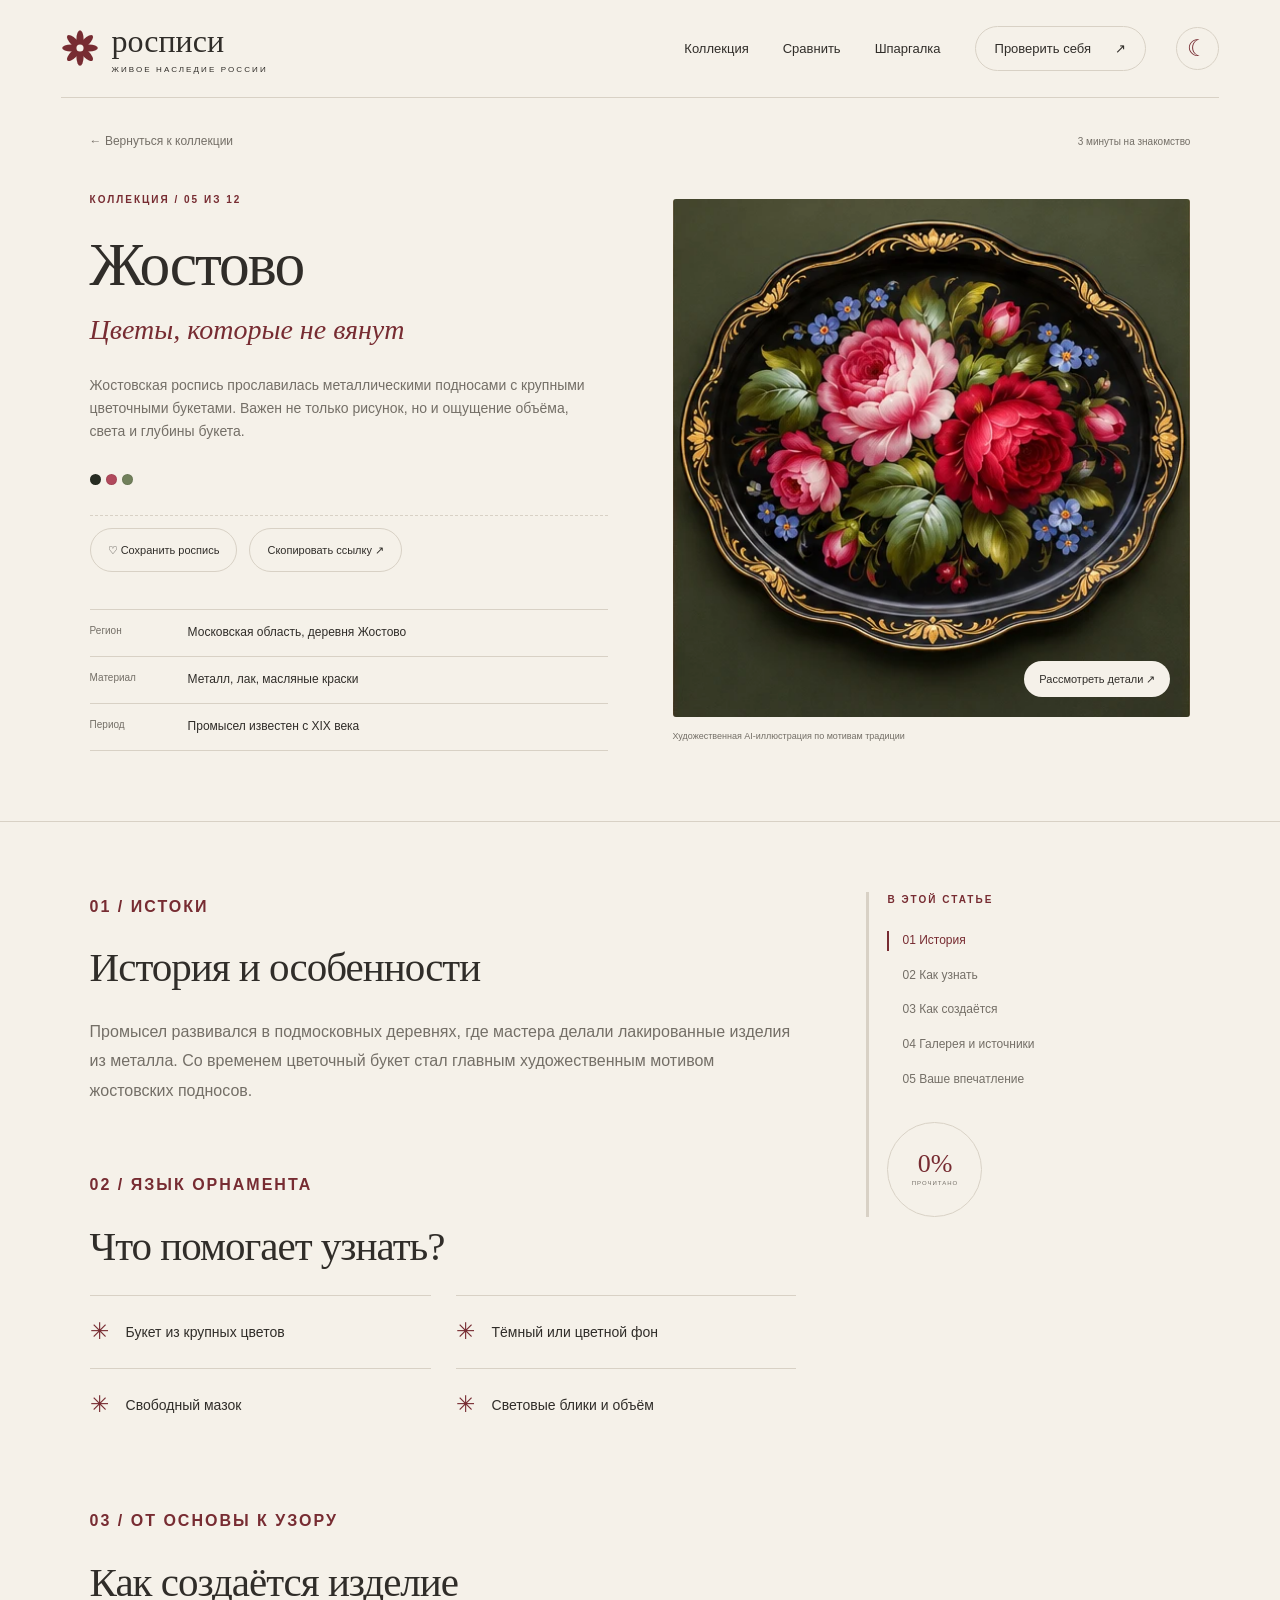
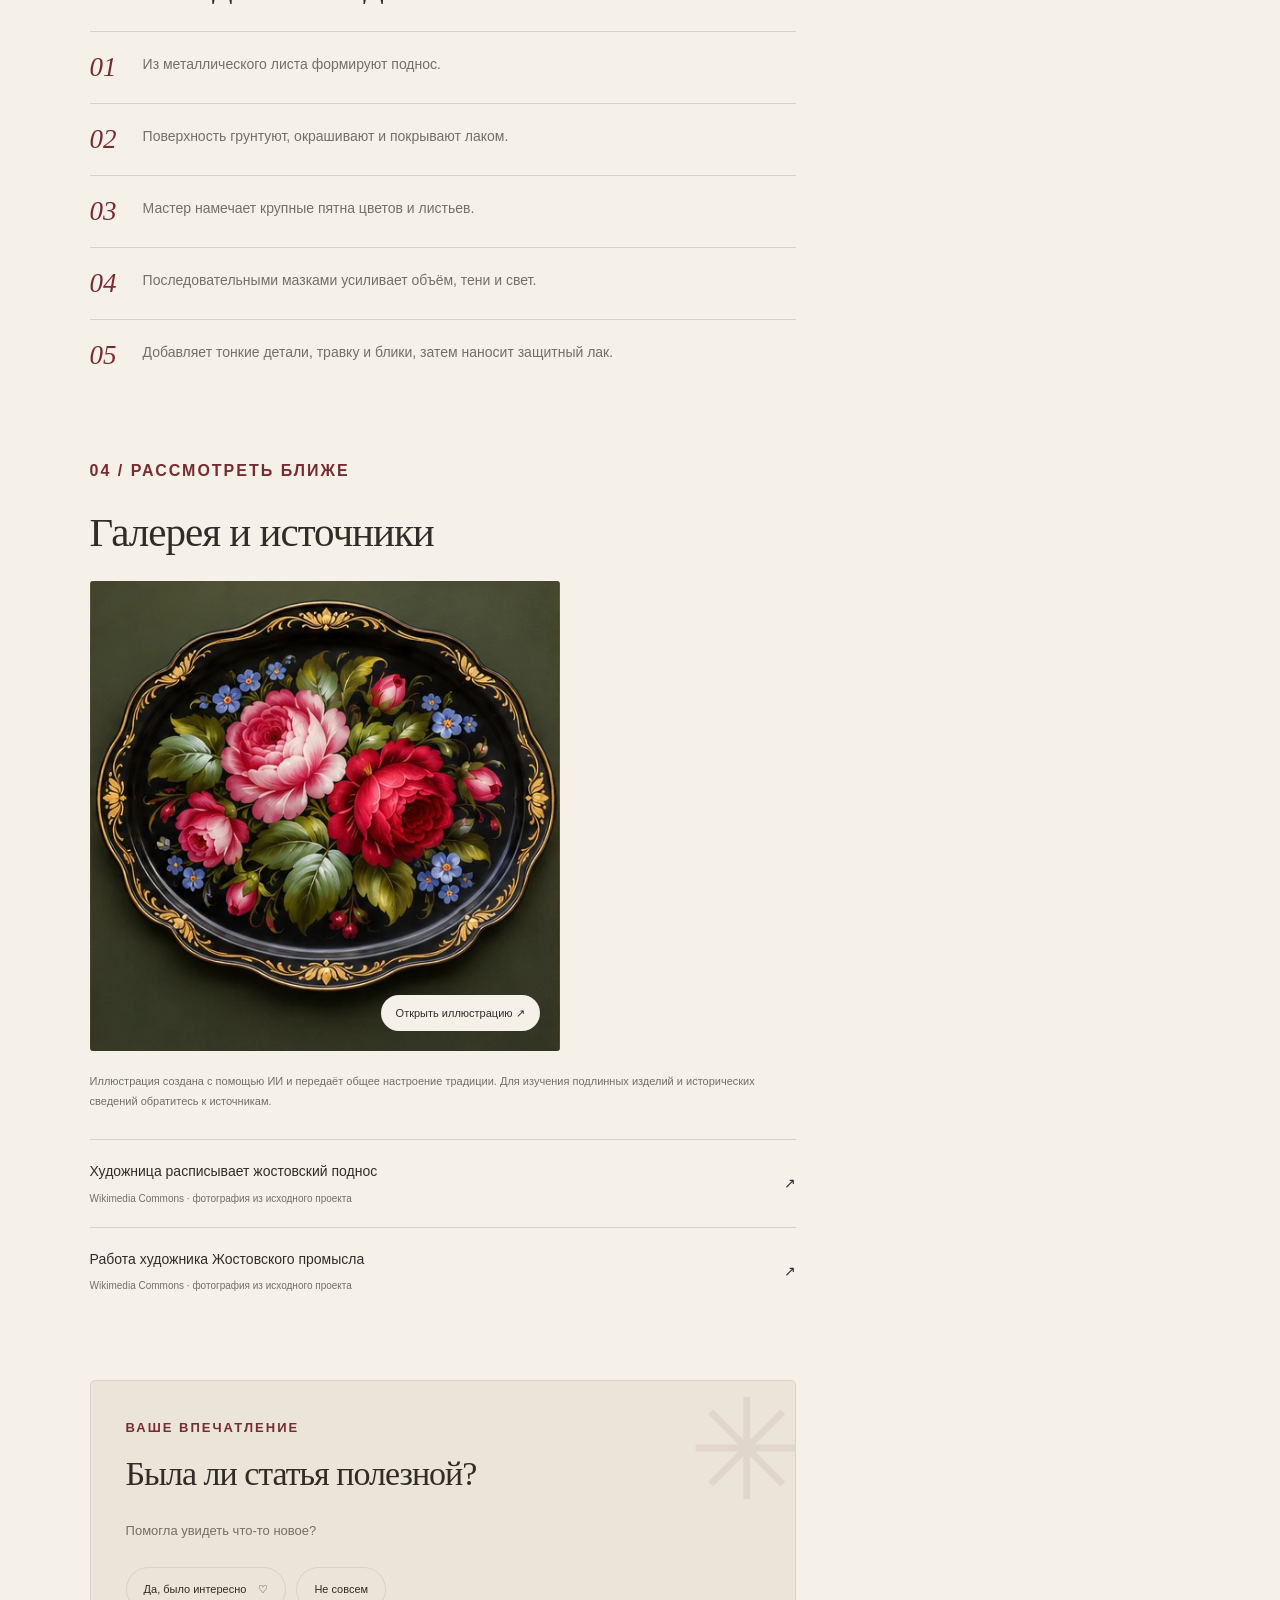
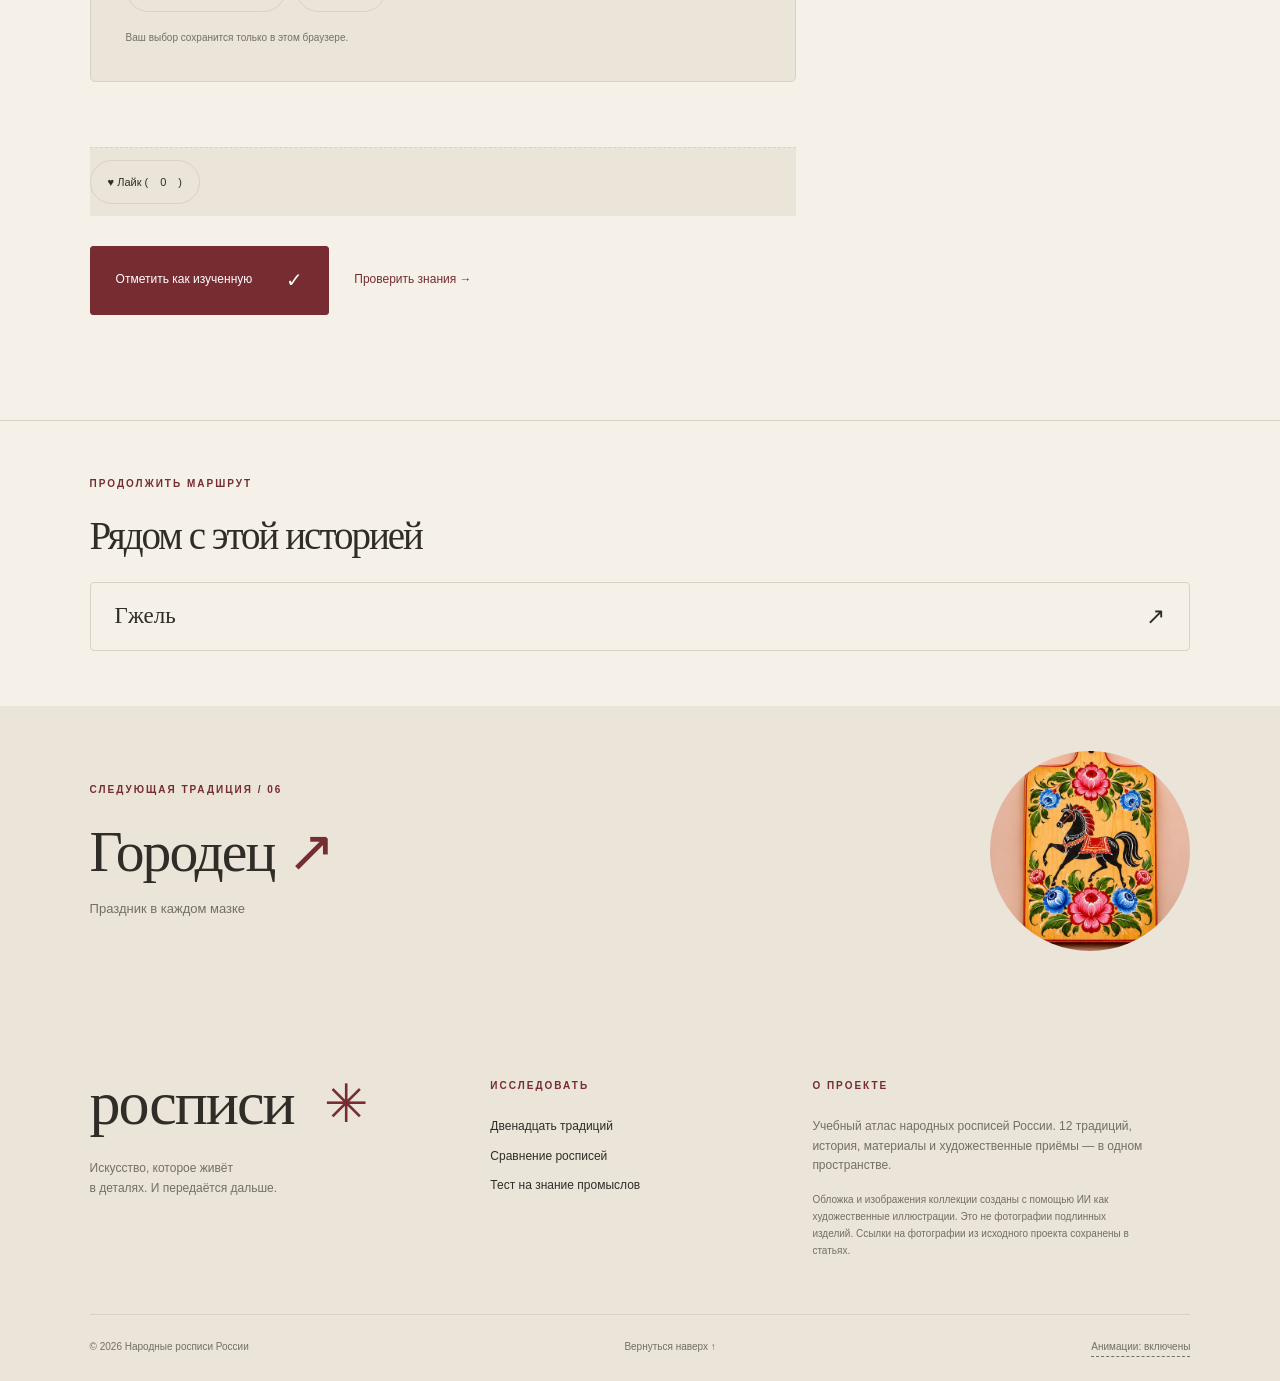
<file: docs/articles/zhostovo.html>
<!doctype html><html lang="ru"><head><meta charset="utf-8"><meta name="viewport" content="width=device-width, initial-scale=1"><meta name="theme-color" content="#772c32"><meta name="description" content="Народные росписи России: история, материалы, техники, галереи и интерактивный тест."><title>Жостово — Росписи</title><link rel="icon" href="../assets/mark.svg" type="image/svg+xml"><script src="../theme-init.js"></script><link rel="stylesheet" href="../style.css"><script defer src="../data.js"></script><script defer src="../app.js"></script><link rel="stylesheet" href="../enhancements.css"><script defer src="../quiz-data.js"></script><script defer src="../enhancements.js"></script></head><body><a class="skip" href="#main">К содержанию</a><div class="progress" aria-hidden="true"></div><header class="header"><a class="brand" href="../index.html" aria-label="Росписи — на главную"><img src="../assets/mark.svg" alt="" width="38" height="38"><span>росписи<small>ЖИВОЕ НАСЛЕДИЕ РОССИИ</small></span></a><div class="header-controls"><button class="theme-toggle" aria-label="Включить тёмную тему" title="Переключить тему"><span class="theme-icon" aria-hidden="true">☾</span><span class="theme-label">Тема</span></button><button class="menu-toggle" aria-label="Открыть меню" aria-expanded="false" aria-controls="navigation">Меню <span>☰</span></button><nav id="navigation" aria-label="Главная навигация"><a href="../index.html#vidy-promyslov">Коллекция</a><a href="../index.html#sravnenie">Сравнить</a><a href="../index.html#kak-otlichit">Шпаргалка</a><a class="nav-test" href="../index.html#test">Проверить себя <span>↗</span></a></nav></div></header><main id="main" data-article="zhostovo"><section class="article-hero section" id="top"><div class="article-topline"><a class="back-link" href="../index.html#vidy-promyslov">← Вернуться к коллекции</a><span class="read-time">3 минуты на знакомство</span></div><div class="article-hero-grid"><div><p class="eyebrow">КОЛЛЕКЦИЯ / 05 ИЗ 12 </p><h1>Жостово</h1><p class="article-sub">Цветы, которые не вянут</p><p>Жостовская роспись прославилась металлическими подносами с крупными цветочными букетами. Важен не только рисунок, но и ощущение объёма, света и глубины букета.</p><span class="swatches" aria-hidden="true"><i style="background:#272c22"></i><i style="background:#b1495c"></i><i style="background:#71805b"></i></span><div class="article-actions"><button class="pill-button article-save" data-favorite="zhostovo" aria-pressed="false">♡ Сохранить роспись</button><button class="pill-button" id="copy-link">Скопировать ссылку ↗</button></div><div class="article-facts"><div><span>Регион</span><p>Московская область, деревня Жостово</p></div><div><span>Материал</span><p>Металл, лак, масляные краски</p></div><div><span>Период</span><p>Промысел известен с XIX века</p></div></div></div><figure><button class="enlarge" data-enlarge="4" aria-label="Увеличить иллюстрацию Жостово"><div class="art art-4" role="img" aria-label="Художественная иллюстрация: Жостово"></div><span>Рассмотреть детали ↗</span></button><figcaption>Художественная AI-иллюстрация по мотивам традиции</figcaption></figure></div></section><div class="article-layout section"><aside class="article-nav"><p class="eyebrow">В ЭТОЙ СТАТЬЕ</p><a href="#history">01 История</a><a href="#features">02 Как узнать</a><a href="#process">03 Как создаётся</a><a href="#gallery">04 Галерея и источники</a><a href="#feedback">05 Ваше впечатление</a><div class="reading-ring"><span id="reading-percent">0%</span><small>ПРОЧИТАНО</small></div></aside><article class="article-body"><section id="history" class="reveal"><p class="eyebrow">01 / ИСТОКИ</p><h2>История и особенности</h2><p>Промысел развивался в подмосковных деревнях, где мастера делали лакированные изделия из металла. Со временем цветочный букет стал главным художественным мотивом жостовских подносов.</p></section><section id="features" class="reveal"><p class="eyebrow">02 / ЯЗЫК ОРНАМЕНТА</p><h2>Что помогает узнать?</h2><ul class="motif-list"><li><span>✳</span>Букет из крупных цветов</li><li><span>✳</span>Тёмный или цветной фон</li><li><span>✳</span>Свободный мазок</li><li><span>✳</span>Световые блики и объём</li></ul></section><section id="process" class="reveal"><p class="eyebrow">03 / ОТ ОСНОВЫ К УЗОРУ</p><h2>Как создаётся изделие</h2><ol class="process-list"><li><span>01</span><p>Из металлического листа формируют поднос.</p></li><li><span>02</span><p>Поверхность грунтуют, окрашивают и покрывают лаком.</p></li><li><span>03</span><p>Мастер намечает крупные пятна цветов и листьев.</p></li><li><span>04</span><p>Последовательными мазками усиливает объём, тени и свет.</p></li><li><span>05</span><p>Добавляет тонкие детали, травку и блики, затем наносит защитный лак.</p></li></ol></section><section id="gallery" class="reveal"><p class="eyebrow">04 / РАССМОТРЕТЬ БЛИЖЕ</p><h2>Галерея и источники</h2><button class="enlarge gallery-art" data-enlarge="4" aria-label="Увеличить иллюстрацию"><div class="art art-4" role="img" aria-label="Художественная иллюстрация: Жостово"></div><span>Открыть иллюстрацию ↗</span></button><p class="small">Иллюстрация создана с помощью ИИ и передаёт общее настроение традиции. Для изучения подлинных изделий и исторических сведений обратитесь к источникам.</p><div class="source-links"><a href="https://commons.wikimedia.org/wiki/File:Zhostovo_painting_process.jpg" target="_blank" rel="noopener noreferrer"><span>Художница расписывает жостовский поднос<small>Wikimedia Commons · фотография из исходного проекта</small></span>↗</a><a href="https://commons.wikimedia.org/wiki/File:Zhostovo_Painter_02.jpg" target="_blank" rel="noopener noreferrer"><span>Работа художника Жостовского промысла<small>Wikimedia Commons · фотография из исходного проекта</small></span>↗</a></div></section><section id="feedback" class="feedback-box"><span class="feedback-mark" aria-hidden="true">✳</span><p class="eyebrow">ВАШЕ ВПЕЧАТЛЕНИЕ</p><h2>Была ли статья полезной?</h2><p>Помогла увидеть что-то новое?</p><div class="feedback-buttons" role="group" aria-label="Полезность статьи"><button class="pill-button" data-vote="yes" aria-pressed="false">Да, было интересно <span>♡</span></button><button class="pill-button" data-vote="no" aria-pressed="false">Не совсем</button></div><p id="feedback-status" class="small" aria-live="polite">Ваш выбор сохранится только в этом браузере.</p></section><footer class="article-actions"><button class="pill-button like-btn" data-like="zhostovo">♥ Лайк (<span class="like-count">0</span>)</button></footer><div class="article-finish"><button class="button" id="mark-read">Отметить как изученную <span>✓</span></button><a href="../index.html#test">Проверить знания →</a></div></article></div><section class="related-section section"><p class="eyebrow">ПРОДОЛЖИТЬ МАРШРУТ</p><h2>Рядом с этой историей</h2><div class="related-links"><a href="gzhel.html"><span>Гжель</span>↗</a></div></section><a class="next-article section" href="gorodets.html"><div><p class="eyebrow">СЛЕДУЮЩАЯ ТРАДИЦИЯ / 06</p><h2>Городец <span>↗</span></h2><p>Праздник в каждом мазке</p></div><div class="art art-5" role="img" aria-label="Художественная иллюстрация: Городец"></div></a></main><footer id="o-proekte"><div class="footer-top"><div><a class="footer-brand" href="../index.html">росписи<span>✳</span></a><p>Искусство, которое живёт<br>в деталях. И передаётся дальше.</p></div><div><span class="eyebrow">ИССЛЕДОВАТЬ</span><a href="../index.html#vidy-promyslov">Двенадцать традиций</a><a href="../index.html#sravnenie">Сравнение росписей</a><a href="../index.html#test">Тест на знание промыслов</a></div><div><span class="eyebrow">О ПРОЕКТЕ</span><p>Учебный атлас народных росписей России. 12 традиций, история, материалы и художественные приёмы — в одном пространстве.</p><p class="small">Обложка и изображения коллекции созданы с помощью ИИ как художественные иллюстрации. Это не фотографии подлинных изделий. Ссылки на фотографии из исходного проекта сохранены в статьях.</p></div></div><div class="footer-bottom"><span>© 2026 Народные росписи России</span><a href="#top">Вернуться наверх ↑</a></div></footer><button class="to-top" aria-label="Наверх">↑</button><dialog id="lightbox" aria-label="Просмотр иллюстрации"><button class="close-dialog" aria-label="Закрыть">×</button><div class="lightbox-art art"></div><p class="lightbox-caption"></p></dialog><div id="toast" class="toast" role="status" aria-live="polite"></div></body></html>
</file>
<file: docs/style.css>
*, *::before, *::after { margin: 0; padding: 0; box-sizing: border-box; }
:root{--paper:#f5f1e9;--ink:#302d29;--muted:#746f67;--wine:#772c32;--line:#d8d1c5;--serif:Georgia,'Times New Roman',serif;--sans:Arial,Helvetica,sans-serif}*{box-sizing:border-box}html{scroll-behavior:smooth;scroll-padding-top:110px}body{margin:0;background:var(--paper);color:var(--ink);font-family:var(--sans);font-size:15px;line-height:1.65}body:has(dialog[open]){overflow:hidden}a{color:inherit;text-decoration:none}button,select{font:inherit}button,a,select{-webkit-tap-highlight-color:transparent}button{cursor:pointer}button:disabled{cursor:default;opacity:.4}a:focus-visible,button:focus-visible,select:focus-visible,summary:focus-visible{outline:3px solid #ad7247;outline-offset:6px}button{color:inherit}h1,h2,h3,p,figure{margin:0}h1,h2,h3{font-family:var(--serif);font-weight:400;line-height:1.08}h2{font-size:clamp(36px,4.1vw,63px);letter-spacing:-2px}h3{font-size:31px}em{font-weight:400;color:var(--wine)}p{color:var(--muted)}img{max-width:100%;display:block}button{border:0}::selection{background:#772c32;color:#fff}.header{height:98px;margin:0 4.8%;border-bottom:1px solid var(--line);display:flex;align-items:center;justify-content:space-between;position:relative;z-index:20}.brand{display:flex;align-items:center;gap:12px;font-family:var(--serif);font-size:32px;line-height:1.15}.brand small{display:block;font:8px var(--sans);letter-spacing:2.1px;margin-top:6px}.header nav{display:flex;align-items:center;gap:34px;font-size:13px}.header nav a{position:relative}.header nav a:not(.nav-test):after{content:'';position:absolute;bottom:-5px;left:0;width:0;height:1px;background:var(--wine);transition:width .25s}.header nav a:hover:after{width:100%}.nav-test{border:1px solid var(--line);padding:11px 19px;border-radius:30px}.nav-test span{margin-left:20px}.nav-test:hover{background:var(--wine);color:#fff}.menu-toggle{display:none}.section{padding:105px 7%;scroll-margin-top:15px}.eyebrow{font-size:10px;font-weight:600;letter-spacing:2px;color:var(--wine);line-height:1.5;margin-bottom:24px}.hero{padding:60px 4.8% 64px;display:grid;grid-template-columns:1fr 1.02fr;gap:28px;min-height:720px;align-items:stretch}.hero-copy{padding:14px 0 0 4.5%}.hero .eyebrow{font-size:9px;letter-spacing:1.7px;display:flex;align-items:center;gap:9px}.dot{width:5px;height:5px;background:var(--wine);border-radius:50%;display:inline-block}.hero h1{font-size:clamp(60px,6.8vw,106px);letter-spacing:-4.5px;line-height:.99;margin:29px 0 26px}.hero-desc{font-size:15px;line-height:1.8;margin-bottom:27px}.button{background:var(--wine);color:#fff;display:inline-flex;align-items:center;gap:34px;padding:17px 25px;border:1px solid var(--wine);border-radius:3px;font-size:13px;transition:background .2s,transform .2s}.button:hover{background:#542027;transform:translateY(-2px)}.button span{font-size:20px}.hero-note{display:flex;align-items:center;gap:12px;font-size:10px;color:var(--muted);margin-top:35px}.hero-note .line{width:30px;height:1px;background:#b7a18c}.hero-image{position:relative;min-height:595px;overflow:hidden;border-radius:48% 48% 2px 2px;background:#b4987c}.hero-image>img{height:100%;width:100%;position:absolute;object-fit:cover;object-position:59% center;animation:hero-zoom 1.6s ease-out both}.hero-image:after{content:'';position:absolute;inset:65% 0 0;background:linear-gradient(transparent,#20170d70);pointer-events:none}.image-top{position:absolute;top:29px;left:0;text-align:center;width:100%;font-size:9px;letter-spacing:2px;color:#f7f2e7;text-shadow:0 1px 10px #322}.image-caption{position:absolute;z-index:1;bottom:25px;left:28px;right:28px;display:flex;justify-content:space-between;color:#fff;font-size:10px;gap:12px}.image-caption span:last-child{font-size:8px;letter-spacing:1px}.round-link{position:absolute;right:25px;bottom:68px;border:1px solid #ffffff80;border-radius:50%;height:47px;width:47px;display:grid;place-items:center;color:white;z-index:2;font-size:24px;backdrop-filter:blur(5px);transition:background .2s}.round-link:hover{background:var(--wine)}.ticker{overflow:hidden;background:var(--wine);color:#eee0ce;padding:21px 0;white-space:nowrap;font-size:11px;letter-spacing:2px}.ticker>div{width:max-content;animation:ticker 65s linear infinite}.ticker b{font-size:20px;margin:0 40px;font-weight:400;vertical-align:middle}.intro{display:grid;grid-template-columns:1fr 2.2fr .5fr;gap:30px;border-bottom:1px solid var(--line);align-items:start}.intro>.eyebrow{margin-top:10px}.intro h2{margin-bottom:30px}.intro p:not(.eyebrow){max-width:610px;margin-top:18px;font-size:16px}.intro-star{font-size:115px;color:var(--wine);line-height:1;align-self:center;animation:rotate 90s linear infinite}.section-heading{display:flex;justify-content:space-between;align-items:end;gap:40px;margin-bottom:48px}.section-heading>p{font-size:14px;padding-bottom:6px}.filters{display:flex;gap:8px;margin-bottom:35px;flex-wrap:wrap}.filters button{padding:9px 21px;border:1px solid var(--line);background:none;border-radius:30px;font-size:12px;transition:.2s}.filters button.active,.filters button:hover{background:var(--ink);color:#fff;border-color:var(--ink)}.filters button span{font-size:9px;opacity:.65;margin-left:6px}.collection-grid{display:grid;grid-template-columns:repeat(3,1fr);gap:47px 25px}.collection-card[hidden]{display:none}.card-art{position:relative;overflow:hidden;border-radius:3px}.art{background-image:url('assets/atlas.webp');background-size:300% 200%;aspect-ratio:1.5/1; background-repeat:no-repeat}.art-0{background-position:0 0}.art-1{background-position:50% 0}.art-2{background-position:100% 0}.art-3{background-position:0 100%}.art-4{background-position:50% 100%}.art-5{background-position:100% 100%}.card-art .art{aspect-ratio:1;transition:transform .8s cubic-bezier(.2,.7,.2,1);background-size:300% 200%}.collection-card:hover .art{transform:scale(1.05)}.card-num{position:absolute;top:17px;left:18px;color:white;font-size:9px;letter-spacing:1.2px;background:#17141345;border-radius:20px;padding:4px 9px;backdrop-filter:blur(5px)}.card-arrow{position:absolute;bottom:17px;right:17px;display:grid;place-items:center;width:40px;height:40px;border-radius:50%;background:var(--paper);font-size:21px;transition:background .25s,color .25s,transform .25s}.collection-card:hover .card-arrow{background:var(--wine);color:white;transform:rotate(45deg)}.card-meta{display:flex;align-items:center;justify-content:space-between;margin:20px 0 11px;font-size:9px;letter-spacing:1.5px;text-transform:uppercase;color:var(--muted)}.swatches{display:inline-flex;gap:5px;align-items:center}.swatches i{display:block;width:11px;height:11px;border-radius:50%;border:1px solid #00000014}.collection-card h3{font-size:32px;letter-spacing:-.5px;transition:color .2s}.collection-card:hover h3{color:var(--wine)}.collection-card>p{font-size:12px;margin-top:9px}.image-disclaimer{font-size:10px;margin-top:33px}.comparison{background:#eae4d9}.compare-selects{display:grid;grid-template-columns:1fr 50px 1fr;align-items:end;gap:15px;margin-bottom:25px}.compare-selects label{font-size:10px;letter-spacing:1px;color:var(--muted)}.compare-selects select{display:block;width:100%;border:0;border-bottom:1px solid #b7aa97;background:transparent;padding:13px 30px 13px 0;font:28px var(--serif);border-radius:0;color:var(--ink)}.compare-selects>span{align-self:center;text-align:center;font-size:25px;color:var(--wine)}.compare-grid{display:grid;grid-template-columns:1fr 1fr;gap:65px}.compare-item{display:grid;grid-template-columns:125px 1fr;gap:22px;align-items:center}.compare-item .art{aspect-ratio:1;border-radius:50%;}.compare-item h3{font-size:27px}.compare-item>div>p{font-size:12px;margin-top:8px}.compare-table{width:100%;border-collapse:collapse;margin-top:35px;table-layout:fixed}.compare-table th,.compare-table td{padding:18px 17px;text-align:left;border-top:1px solid #cfc5b6;font-size:13px;vertical-align:top}.compare-table th{width:18%;font-weight:400;color:var(--muted);font-size:11px}.compare-table td{width:41%}.compare-principles{display:grid;grid-template-columns:repeat(3,1fr);gap:32px;border-top:1px solid #cfc5b6;padding-top:37px;margin-top:25px}.compare-principles b{font:italic 15px var(--serif);color:var(--wine)}.compare-principles h3{font-size:27px;margin:15px 0 14px}.compare-principles p{font-size:12px;max-width:280px}.cheat{display:grid;grid-template-columns:.9fr 1.4fr;gap:100px}.cheat-intro>p:not(.eyebrow){max-width:280px;font-size:14px;margin-top:26px}.cheat-symbol{color:var(--wine);display:block;font-size:120px;line-height:1;margin-top:38px}.cheat-row{border-top:1px solid var(--line)}.cheat-row:last-child{border-bottom:1px solid var(--line)}.cheat-row summary{display:flex;align-items:center;gap:22px;cursor:pointer;padding:24px 0;list-style:none;font:26px var(--serif)}.cheat-row summary::-webkit-details-marker{display:none}.cheat-num{font:10px var(--sans);color:var(--muted)}.cheat-row .swatches{margin-left:auto}.plus{font:24px var(--sans);width:22px;color:var(--wine);transition:transform .2s}.cheat-row[open] .plus{transform:rotate(45deg)}.cheat-content{padding:0 0 24px 36px;max-width:480px}.cheat-content p{font-size:13px}.cheat-content a{color:var(--wine);font-size:12px;display:inline-block;margin-top:15px;border-bottom:1px solid #b98985}.quiz-section{background:var(--wine);color:var(--paper);display:grid;grid-template-columns:1fr 1.3fr;gap:90px}.quiz-intro .eyebrow{color:#dbb49f}.quiz-intro h2{font-size:70px}.quiz-intro h2 em{color:#e0b99b}.quiz-intro p:not(.eyebrow){color:#dcc2bd;font-size:14px;margin-top:28px}.quiz-deco{font-size:130px;color:#a86058;line-height:1;margin-top:40px}.quiz-panel{background:var(--paper);color:var(--ink);padding:45px;border-radius:3px;align-self:center;min-height:400px}.quiz-panel h3{font-size:43px;margin-bottom:22px;letter-spacing:-1px}.quiz-panel>p:not(.eyebrow){font-size:14px}.quiz-stats{display:flex;gap:38px;margin:30px 0;color:var(--muted);font-size:11px}.quiz-stats strong{display:block;font:40px var(--serif);color:var(--wine)}.question-top{display:flex;justify-content:space-between;font-size:10px;color:var(--muted);letter-spacing:1px}.quiz-track{height:3px;background:var(--line);margin:16px 0 26px}.quiz-track span{display:block;height:100%;background:var(--wine);transition:width .3s}.quiz-panel .question-title{font-size:29px;line-height:1.2;margin-bottom:24px;outline:none}.answers{border:0;padding:0;margin:0;display:grid;gap:9px}.answer{display:flex;align-items:center;gap:12px;padding:12px 14px;border:1px solid var(--line);border-radius:3px;font-size:13px;cursor:pointer}.answer:has(input:checked){background:#e8ddd4;border-color:var(--wine);color:var(--wine)}.answer input{accent-color:var(--wine)}.quiz-buttons{display:flex;justify-content:space-between;gap:10px;margin-top:25px}.quiz-buttons .button{gap:15px;padding:11px 18px}.text-button{background:transparent;padding:10px 0;font-size:12px}.quiz-result{font:78px var(--serif);color:var(--wine);margin:15px 0}.quiz-result small{font-size:28px;color:var(--muted)}.review{margin-top:25px}.review summary{font-size:13px;cursor:pointer}.review-item{border-top:1px solid var(--line);padding:18px 0;font-size:12px}.review-item strong{display:block;margin-bottom:7px}.review-item p{margin-top:6px}.review-item a{display:inline-block;color:var(--wine);border-bottom:1px solid;margin-top:7px}.correct-label{color:#376344}.wrong-label{color:#8c353a}footer{padding:72px 7% 0;background:#eae4d9}.footer-top{display:grid;grid-template-columns:1.05fr .8fr 1.2fr;gap:70px;padding-bottom:55px}.footer-brand{font:62px var(--serif);letter-spacing:-2px;display:flex;gap:30px;align-items:center;margin-bottom:20px}.footer-brand span{font-size:53px;color:var(--wine)}.footer-top p{font-size:12px;max-width:330px}.footer-top .small{font-size:10px;margin-top:15px}.footer-top .eyebrow{display:block;margin-top:10px}.footer-top>div:nth-child(2)>a{display:block;font-size:12px;margin:10px 0}.footer-bottom{display:flex;justify-content:space-between;font-size:10px;color:var(--muted);border-top:1px solid #cfc6b9;padding:24px 0}.to-top{position:fixed;bottom:22px;right:22px;background:var(--wine);color:white;width:42px;height:42px;border-radius:50%;z-index:10;box-shadow:0 3px 20px #0002;opacity:0;pointer-events:none;transition:opacity .2s}.to-top.visible{opacity:1;pointer-events:auto}.progress{height:2px;position:fixed;top:0;left:0;background:var(--wine);z-index:100;width:0}.back-link{font-size:12px;color:var(--muted);display:inline-block;margin-bottom:40px}.article-hero{padding-top:34px;padding-bottom:70px}.article-hero-grid{display:grid;grid-template-columns:1fr 1fr;gap:65px;align-items:center}.article-hero h1{font-size:clamp(45px,5.4vw,78px);letter-spacing:-2px;overflow-wrap:anywhere}.article-sub{font:italic 28px var(--serif);color:var(--wine);margin:17px 0 28px}.article-hero-grid>div>p:not(.eyebrow):not(.article-sub){font-size:14px;margin-bottom:25px}.article-facts{margin-top:25px;border-top:1px solid var(--line)}.article-facts>div{display:grid;grid-template-columns:80px 1fr;gap:18px;padding:13px 0;border-bottom:1px solid var(--line);font-size:12px}.article-facts span{font-size:10px;color:var(--muted)}.article-facts p{color:var(--ink)}.enlarge{padding:0;background:transparent;width:100%;position:relative;display:block;text-align:left;overflow:hidden;border-radius:3px}.enlarge .art{aspect-ratio:1;transition:transform .6s}.enlarge:hover .art{transform:scale(1.025)}.enlarge>span{position:absolute;bottom:20px;right:20px;background:var(--paper);padding:9px 15px;border-radius:20px;font-size:11px}.article-hero figcaption{font-size:9px;color:var(--muted);margin-top:12px}.article-layout{display:grid;grid-template-columns:1fr 3fr;gap:70px;border-top:1px solid var(--line);padding-top:70px}.article-nav{align-self:start;position:sticky;top:40px}.article-nav a{display:block;font-size:12px;color:var(--muted);margin:15px 0}.article-nav a:hover{color:var(--wine)}.article-body{max-width:790px}.article-body section{margin-bottom:65px;scroll-margin-top:40px}.article-body section:last-child{margin-bottom:0}.article-body h2{font-size:41px;letter-spacing:-1px;margin-bottom:27px}.article-body p{font-size:16px;line-height:1.85}.motif-list{list-style:none;padding:0;display:grid;grid-template-columns:1fr 1fr;gap:0 25px}.motif-list li{display:flex;align-items:center;gap:17px;padding:17px 0;border-top:1px solid var(--line);font-size:14px}.motif-list span{color:var(--wine);font-size:23px}.process-list{list-style:none;padding:0;counter-reset:step}.process-list li{display:flex;gap:26px;border-top:1px solid var(--line);padding:20px 0}.process-list span{font:italic 27px var(--serif);color:var(--wine)}.process-list p{font-size:14px}.gallery-art{max-width:470px;margin-bottom:20px}.article-body .small{font-size:11px}.source-links{margin-top:28px}.source-links a{display:flex;align-items:center;justify-content:space-between;border-top:1px solid var(--line);padding:20px 0;font-size:14px}.source-links small{display:block;color:var(--muted);font-size:10px;margin-top:7px}.next-article{background:#e9e1d5;display:flex;align-items:center;justify-content:space-between;padding-top:45px;padding-bottom:45px;gap:35px}.next-article .art{width:200px;aspect-ratio:1;border-radius:50%;flex-shrink:0}.next-article p:not(.eyebrow){margin-top:15px;font-size:13px}.next-article h2 span{color:var(--wine)}dialog{padding:35px;background:var(--paper);border:0;border-radius:6px;max-width:min(85vw,720px);width:100%;max-height:95dvh;overflow:auto}dialog::backdrop{background:#1a1415d9;backdrop-filter:blur(8px)}.lightbox-art{aspect-ratio:1;width:min(100%,600px);margin:auto}.lightbox-caption{text-align:center;font-size:12px;margin-top:20px}.close-dialog{position:absolute;right:8px;top:3px;font-size:28px;background:transparent;width:36px;height:36px}.skip{position:fixed;top:-80px;left:20px;padding:12px;background:var(--wine);color:#fff;z-index:200}.skip:focus{top:10px}.sr-only{position:absolute!important;width:1px;height:1px;padding:0;overflow:hidden;clip:rect(0,0,0,0);white-space:nowrap;border:0}.reveal{opacity:1;transform:none}.motion .reveal{opacity:0;transform:translateY(25px);transition:opacity .75s ease,transform .75s ease}.motion .reveal.shown{opacity:1;transform:none}@keyframes ticker{to{transform:translateX(-50%)}}@keyframes rotate{to{transform:rotate(360deg)}}@keyframes hero-zoom{from{transform:scale(1.07)}to{transform:scale(1)}}
@media(min-width:1600px){body{max-width:1800px;margin:auto}.hero{min-height:800px}.hero-image{min-height:680px}}
@media(max-width:1000px){.header nav{gap:18px}.hero{min-height:620px}.hero-copy{padding-left:0}.hero h1{font-size:73px}.hero-image{min-height:550px}.hero .eyebrow{font-size:8px}.section{padding:75px 5%}.intro{grid-template-columns:.7fr 2fr}.intro-star{display:none}.collection-grid{gap:35px 18px}.collection-card h3{font-size:27px}.cheat{gap:40px}.quiz-section{gap:35px}.quiz-panel{padding:30px}.quiz-intro h2{font-size:60px}.footer-top{gap:30px}.footer-brand{font-size:48px}.article-hero-grid{gap:35px}.article-layout{grid-template-columns:1fr 3fr;gap:30px}.compare-item{grid-template-columns:90px 1fr;gap:15px}}
@media(max-width:720px){html{scroll-padding-top:30px}.header{height:82px;margin:0 5%}.brand{font-size:28px}.brand img{width:33px}.brand small{font-size:7px}.menu-toggle{display:flex;gap:12px;background:transparent;font-size:12px;align-items:center}.menu-toggle span{font-size:20px}.header nav{display:none;position:absolute;top:81px;left:-5.5%;right:-5.5%;background:var(--paper);border-bottom:1px solid var(--line);padding:25px 6%;box-shadow:0 15px 20px #0001;align-items:stretch}.header nav.open{display:flex;flex-direction:column;gap:19px}.header .nav-test{align-self:start}.hero{display:flex;flex-direction:column;padding:32px 5% 35px;gap:35px;min-height:0}.hero h1{font-size:clamp(62px,13vw,88px);letter-spacing:-3px;margin:26px 0}.hero h1 br:nth-child(2){display:none}.hero h1 em:before{content:' '}.hero .eyebrow{font-size:8px}.hero-desc{font-size:14px}.hero-image{min-height:450px;border-radius:48% 48% 2px 2px}.hero-note{margin-top:24px}.hero-copy{padding-top:0}.section{padding:65px 6%}h2{font-size:43px;letter-spacing:-1.5px}.ticker{padding:14px 0;font-size:9px}.ticker b{margin:0 23px}.intro{display:block}.intro>.eyebrow{margin-bottom:25px}.intro p:not(.eyebrow){font-size:14px}.section-heading{display:block;margin-bottom:30px}.section-heading>p{margin-top:23px;font-size:13px}.collection-grid{grid-template-columns:1fr 1fr;gap:30px 16px}.collection-card h3{font-size:27px}.collection-card>p{font-size:11px}.card-meta{font-size:8px;letter-spacing:.6px;margin:14px 0 9px;gap:6px}.card-meta .swatches{gap:3px}.card-meta .swatches i{width:8px;height:8px}.card-num{font-size:7px;top:10px;left:10px}.card-arrow{width:30px;height:30px;font-size:17px;right:10px;bottom:10px}.filters{gap:7px}.filters button{font-size:10px;padding:8px 13px}.compare-selects{gap:9px;grid-template-columns:1fr 18px 1fr}.compare-selects select{font-size:22px;padding-right:15px}.compare-grid{gap:20px}.compare-item{display:block}.compare-item .art{width:80px;margin-bottom:15px}.compare-item h3{font-size:23px}.compare-table th,.compare-table td{font-size:10px;padding:14px 7px;overflow-wrap:anywhere}.compare-table th{width:20%;padding-left:0;font-size:9px}.compare-principles{gap:20px;grid-template-columns:1fr}.compare-principles>div{display:grid;grid-template-columns:25px 100px 1fr;gap:12px}.compare-principles h3{font-size:21px;margin:0}.compare-principles p{font-size:11px}.cheat{display:block}.cheat-intro{margin-bottom:35px}.cheat-symbol{display:none}.cheat-intro>p:not(.eyebrow){max-width:100%}.cheat-row summary{font-size:25px;gap:15px}.quiz-section{display:block}.quiz-intro h2{font-size:55px}.quiz-intro p:not(.eyebrow){font-size:13px}.quiz-deco{display:none}.quiz-panel{margin-top:35px;padding:28px 22px}.quiz-panel h3{font-size:36px}.quiz-panel .question-title{font-size:27px}.quiz-buttons .button{font-size:11px;padding:10px 14px}.footer-top{grid-template-columns:1fr 1fr;gap:35px}.footer-top>div:last-child{grid-column:1/-1}.footer-top p{max-width:100%}footer{padding:50px 6% 0}.footer-brand{font-size:44px;gap:18px}.footer-brand span{font-size:30px}.footer-top .eyebrow{font-size:8px}.footer-top>div:nth-child(2)>a{font-size:11px}.footer-bottom{font-size:8px;gap:20px}.article-hero{padding-top:25px}.article-hero-grid{display:flex;flex-direction:column;align-items:stretch;gap:30px}.article-hero h1{font-size:55px;overflow-wrap:normal}.article-hero-grid figure{max-width:540px}.article-layout{display:block}.article-nav{position:static;margin-bottom:45px;border-bottom:1px solid var(--line);padding-bottom:20px;display:flex;gap:10px 22px;flex-wrap:wrap}.article-nav .eyebrow{width:100%;margin-bottom:0}.article-nav a{font-size:11px;margin:6px 0}.article-body h2{font-size:34px}.article-body p{font-size:14px}.motif-list{grid-template-columns:1fr}.next-article{gap:18px}.next-article h2{font-size:38px}.next-article .art{width:100px}.next-article .eyebrow{font-size:8px}.next-article p:not(.eyebrow){font-size:11px}.to-top{right:15px;bottom:15px;width:36px;height:36px}dialog{max-width:94vw;padding:35px 18px 20px}}
@media(max-width:380px){.collection-grid{grid-template-columns:1fr}.hero-image{min-height:370px}.hero h1{font-size:59px}.footer-top{grid-template-columns:1fr}.footer-top>div:last-child{grid-column:auto}.compare-principles>div{grid-template-columns:20px 80px 1fr}.quiz-buttons{flex-wrap:wrap}}
@media(prefers-reduced-motion:reduce){html{scroll-behavior:auto}*,*:before,*:after{animation:none!important;transition:none!important}.motion .reveal{opacity:1;transform:none}}
@media print{.header,.ticker,.quiz-section,footer,.to-top,.progress,.filters,.article-nav{display:none}.section{padding:25px 0}.reveal{opacity:1!important;transform:none!important}.article-layout{display:block}body{background:white}.article-body section{break-inside:avoid}}
</file>
<file: docs/enhancements.css>
:root{--surface:#eae4d9;--raised:#fffaf3;--accent-soft:#e8ddd4;--on-accent:#fff;--button-bg:#772c32;--gold:#a6804b;--success:#376344;--error:#8c353a;color-scheme:light}
:root[data-theme=dark]{--paper:#1b1c1b;--ink:#f0e8da;--muted:#b7b1a6;--wine:#dfbf8b;--line:#41433d;--surface:#242622;--raised:#2d302a;--accent-soft:#39362c;--on-accent:#20201c;--button-bg:#dfbf8b;--gold:#d2b582;--success:#a6c8a0;--error:#e8a2a2;color-scheme:dark}
body,.header,.collection-card,.quiz-panel,footer,.comparison,.discovery-section,.related-section,dialog{transition:background-color .35s,color .35s,border-color .35s}.button{background:var(--button-bg);border-color:var(--button-bg);color:var(--on-accent)}.button:hover{background:var(--ink);border-color:var(--ink);color:var(--paper)}.comparison,footer,.next-article{background:var(--surface)}.compare-selects select,.compare-table th,.compare-table td,.compare-principles,.footer-bottom{border-color:var(--line)}.correct-label{color:var(--success)}.wrong-label{color:var(--error)}.answer:has(input:checked){background:var(--accent-soft)}.to-top{background:var(--button-bg);color:var(--on-accent)}
.header-controls{display:flex;align-items:center;gap:30px}.header-controls nav{order:0}.theme-toggle{order:1;display:flex;align-items:center;justify-content:center;gap:8px;border:1px solid var(--line);border-radius:50%;width:43px;height:43px;background:none;transition:background .2s,transform .3s}.theme-toggle:hover{background:var(--accent-soft);transform:rotate(-12deg)}.theme-icon{font-size:23px;line-height:1;color:var(--wine)}.theme-label{display:none}.nav-test:hover{color:var(--paper)}.theme-toggle:active{transform:scale(.9)}.hero-metrics{display:flex;gap:33px;margin-top:32px;padding-top:25px;border-top:1px solid var(--line);width:max-content;font-size:9px;letter-spacing:.7px;color:var(--muted)}.hero-metrics b{display:block;font:30px var(--serif);color:var(--wine);margin-bottom:5px}.hero-note{margin-top:23px}.hero{min-height:790px}.hero-image{min-height:670px}.hero-image>img{will-change:transform}.ticker:hover>div{animation-play-state:paused}.collection-toolbar{display:flex;gap:12px;flex-wrap:wrap;align-items:center;margin-bottom:20px}.search-box{display:flex;gap:12px;align-items:center;border:1px solid var(--line);border-radius:5px;padding:10px 17px;flex:1;min-width:220px;background:var(--raised)}.search-box>span:first-child{font:30px var(--serif);color:var(--wine);line-height:1}.search-box input{background:none;border:0;outline:0;color:var(--ink);font:13px var(--sans);width:100%;padding:6px 0}.search-box:focus-within{outline:2px solid var(--wine);outline-offset:2px}.search-box input::placeholder{color:var(--muted)}.pill-button{background:transparent;border:1px solid var(--line);padding:12px 17px;border-radius:25px;font-size:11px;display:inline-flex;align-items:center;gap:12px;transition:background .2s,color .2s,transform .2s}.pill-button:hover{background:var(--accent-soft);transform:translateY(-2px)}.pill-button[aria-pressed=true]{background:var(--button-bg);border-color:var(--button-bg);color:var(--on-accent)}#saved-count{font-size:10px;border-radius:50%;min-width:20px;min-height:20px;display:grid;place-items:center;background:var(--accent-soft);color:var(--ink)}.collection-status{display:flex;justify-content:space-between;font-size:10px;color:var(--muted);margin-bottom:22px;letter-spacing:.5px}.collection-entry{position:relative;min-width:0;perspective:1000px}.collection-entry[hidden],.empty-state[hidden]{display:none!important}.collection-card{display:block}.card-art{transform:rotateX(var(--tilt-x,0deg)) rotateY(var(--tilt-y,0deg));transition:transform .3s}.card-art:after{content:'';position:absolute;inset:0;pointer-events:none;background:radial-gradient(circle at var(--shine-x,50%) 10%,#fff3,transparent 65%);opacity:0;transition:opacity .35s}.collection-entry:hover .card-art:after{opacity:1}.favorite-button{position:absolute;z-index:3;top:13px;right:13px;border:1px solid #fff5;width:37px;height:37px;border-radius:50%;display:grid;place-items:center;background:#f5f1e9e6;color:#772c32;font-size:23px;backdrop-filter:blur(8px);transition:transform .25s,background .25s}.favorite-button:hover{transform:scale(1.1)}.favorite-button.saved{background:#772c32;color:#fff}.new-badge{position:absolute;left:18px;bottom:18px;color:#fff;background:#1d251b8f;backdrop-filter:blur(8px);font-size:8px;letter-spacing:1.4px;padding:6px 9px;border-radius:3px}.read-badge{position:absolute;top:48px;left:18px;background:var(--paper);color:var(--wine);font-size:8px;padding:4px 8px;border-radius:12px}.art-6,.art-7,.art-8,.art-9,.art-10,.art-11{background-image:url('assets/atlas-expanded.webp')}.art-6{background-position:0 0}.art-7{background-position:50% 0}.art-8{background-position:100% 0}.art-9{background-position:0 100%}.art-10{background-position:50% 100%}.art-11{background-position:100% 100%}.collection-card h3{font-size:clamp(25px,2.5vw,35px);line-height:1.12;overflow-wrap:anywhere}.collection-entry:nth-child(3n+2){transition-delay:.08s}.collection-entry:nth-child(3n+3){transition-delay:.16s}.empty-state{text-align:center;padding:75px 20px;background:var(--surface);border:1px dashed var(--line);border-radius:5px}.empty-state>span{font:60px var(--serif);color:var(--wine)}.empty-state h3{margin:20px 0 15px}.empty-state p{font-size:13px;margin-bottom:25px}.discovery-section{background:var(--surface);border-top:1px solid var(--line);padding-top:75px;padding-bottom:75px}.discovery-heading{display:grid;grid-template-columns:1fr 2fr 1.2fr;gap:35px;align-items:start}.discovery-heading h2{font-size:49px}.discovery-heading>p:last-child{font-size:13px;align-self:end}.route-grid{display:grid;grid-template-columns:repeat(3,1fr);gap:20px;margin-top:45px}.route-card{background:var(--paper);border:1px solid var(--line);padding:30px;min-height:270px;position:relative;overflow:hidden;transition:transform .4s,border-color .4s}.route-card:hover{transform:translateY(-6px);border-color:var(--wine)}.route-number{font-size:8px;letter-spacing:1.6px;color:var(--wine)}.route-card h3{font-size:37px;position:relative;z-index:1;margin:32px 0 20px}.route-card p{font-size:10px;max-width:80%;position:relative;z-index:1}.route-arrow{position:absolute;right:26px;bottom:25px;font-size:25px;color:var(--wine);transition:transform .3s}.route-card:hover .route-arrow{transform:translate(4px,-4px)}.route-ornament{position:absolute;font-size:155px;line-height:1;right:-35px;top:40px;color:var(--wine);opacity:.07;transition:transform 1.1s}.route-card:hover .route-ornament{transform:rotate(45deg)}.cheat{align-items:start}.cheat-intro{position:sticky;top:35px}.cheat-row summary>span:nth-child(2){flex:1;min-width:0}.cheat-row .swatches{flex-shrink:0}.cheat-row .plus{flex-shrink:0}.cheat-row[open] .cheat-content{animation:details-in .3s ease}.quiz-section{align-items:start}.quiz-intro{position:sticky;top:35px}.quiz-panel{width:100%;min-width:0;align-self:start}.quiz-panel>p{font-size:13px}.quiz-modes{margin:27px 0 20px;display:grid;gap:11px}.mode-card{display:flex;align-items:center;gap:20px;background:transparent;border:1px solid var(--line);text-align:left;padding:18px;border-radius:4px;transition:background .2s,transform .3s,border-color .3s}.mode-card:hover{background:var(--accent-soft);border-color:var(--wine);transform:translateX(4px)}.mode-card>strong{font:39px var(--serif);color:var(--wine);min-width:48px}.mode-card>span{font:20px var(--serif);flex:1}.mode-card small{display:block;font:10px var(--sans);color:var(--muted);margin-top:7px;line-height:1.5}.mode-card>b{font-size:22px;font-weight:400;color:var(--wine)}.quiz-local-note{font-size:10px!important;margin-top:20px}.resume-quiz{margin-bottom:12px;width:100%;justify-content:space-between}.question-top{align-items:center}.quiz-exit{font-size:9px;color:var(--muted);padding:0}.question-topic{display:flex;justify-content:space-between;font-size:9px!important;gap:15px;margin-bottom:16px;color:var(--wine)}.question-topic span{color:var(--muted);white-space:nowrap}.answer{position:relative;padding:13px 14px;transition:background .15s,border-color .15s}.answer input{position:absolute;opacity:0;width:1px;height:1px}.answer:has(input:focus-visible){outline:2px solid var(--wine);outline-offset:3px}.answer-letter{border:1px solid var(--line);min-width:27px;height:27px;display:grid;place-items:center;font-size:10px;border-radius:50%;color:var(--muted)}.answer:has(input:checked) .answer-letter{background:var(--button-bg);border-color:var(--button-bg);color:var(--on-accent)}.question-dots{display:flex;gap:7px;flex-wrap:wrap;margin-top:28px;border-top:1px solid var(--line);padding-top:20px}.question-dots button{width:30px;height:30px;border:1px solid var(--line);border-radius:50%;background:none;font-size:10px;color:var(--muted);transition:.2s}.question-dots button.answered{background:var(--accent-soft);color:var(--ink)}.question-dots button.current{background:var(--button-bg);border-color:var(--button-bg);color:var(--on-accent);box-shadow:0 0 0 3px var(--paper),0 0 0 4px var(--wine)}.result-orbit{width:170px;height:170px;border-radius:50%;margin:32px auto;background:conic-gradient(var(--wine) var(--result),var(--line) 0);padding:5px;position:relative;animation:orbit-in .7s cubic-bezier(.16,1,.3,1)}.result-orbit>div:first-child{background:var(--paper);width:100%;height:100%;border-radius:50%;display:flex;flex-direction:column;align-items:center;justify-content:center}.result-orbit strong{font:68px var(--serif);color:var(--wine);line-height:1.1}.result-orbit span{font-size:12px;color:var(--muted)}.result-actions{display:flex;flex-wrap:wrap;gap:12px;margin:27px 0}.result-actions .button{font-size:11px;padding:13px 18px;gap:15px}.success-sparkles{position:absolute;inset:0;pointer-events:none}.success-sparkles i{position:absolute;top:45%;left:45%;font-size:22px;font-style:normal;color:var(--wine);animation:sparkle 1.4s var(--delay) ease-out both}.quiz-panel .small{font-size:10px;margin-top:12px}.article-hero-grid h1{font-size:clamp(44px,4.8vw,71px);hyphens:auto;overflow-wrap:anywhere}.article-actions{display:flex;gap:10px;flex-wrap:wrap;margin-top:22px}.article-topline{display:flex;align-items:baseline;justify-content:space-between;gap:20px}.read-time{font-size:10px;color:var(--muted)}.article-nav a{border-left:2px solid transparent;padding-left:13px;transition:color .2s,border-color .2s}.article-nav a.active{color:var(--wine);border-left-color:var(--wine)}.reading-ring{margin-top:32px;display:flex;flex-direction:column;justify-content:center;align-items:center;border:1px solid var(--line);border-radius:50%;width:95px;height:95px;position:relative}.reading-ring:before{content:'';position:absolute;inset:-5px;border:2px solid var(--wine);border-radius:50%;clip-path:inset(0 calc(100% - var(--read,0%)) 0 0);transition:clip-path .3s}.reading-ring span{font:26px var(--serif);color:var(--wine)}.reading-ring small{font-size:6px;letter-spacing:1px;color:var(--muted)}.feedback-box{background:var(--surface);border:1px solid var(--line);padding:35px;position:relative;overflow:hidden;border-radius:5px}.feedback-box h2{font-size:34px;position:relative}.feedback-box .eyebrow{margin-bottom:16px;position:relative}.feedback-box>p{font-size:13px;position:relative}.feedback-mark{position:absolute;right:-10px;top:0;font-size:140px;line-height:1;color:var(--wine);opacity:.07}.feedback-buttons{display:flex;gap:10px;flex-wrap:wrap;margin:24px 0 17px;position:relative}.feedback-box #feedback-status{font-size:10px;line-height:1.7}.pop{animation:pop .35s ease}.article-finish{display:flex;align-items:center;gap:25px;flex-wrap:wrap;margin-top:30px}.article-finish>a{font-size:12px;color:var(--wine)}.article-finish .button{font-size:12px}.related-section{background:var(--paper);border-top:1px solid var(--line);padding-top:55px;padding-bottom:55px}.related-section h2{font-size:39px}.related-links{display:flex;gap:20px;margin-top:25px}.related-links>a{display:flex;justify-content:space-between;align-items:center;padding:20px 24px;border:1px solid var(--line);border-radius:4px;flex:1;font:23px var(--serif);transition:background .2s}.related-links>a:hover{background:var(--accent-soft)}.next-article h2{font-size:clamp(32px,4.5vw,60px)}.toast{position:fixed;left:50%;bottom:28px;transform:translate(-50%,18px);background:var(--ink);color:var(--paper);padding:13px 23px;border-radius:30px;max-width:calc(100vw - 40px);font-size:12px;z-index:150;opacity:0;pointer-events:none;box-shadow:0 6px 25px #0002;transition:opacity .25s,transform .25s;text-align:center}.toast.visible{opacity:1;transform:translate(-50%,0)}.motion-toggle{font-size:10px;background:none;padding:0;color:var(--muted);border-bottom:1px dashed var(--muted)}.footer-bottom{gap:20px;flex-wrap:wrap}.footer-top .small{line-height:1.7}
[data-theme=dark] .quiz-section{background:#2a2022}[data-theme=dark] .quiz-intro .eyebrow{color:#d3b082}[data-theme=dark] .quiz-intro h2{color:#f0e8da}[data-theme=dark] .quiz-intro h2 em{color:#dfbf8b}[data-theme=dark] .quiz-intro p:not(.eyebrow){color:#c4b6ac}[data-theme=dark] .quiz-deco{color:#99705d}[data-theme=dark] .ticker{background:#302b24;color:#dfbf8b}[data-theme=dark] .brand img{filter:brightness(0) saturate(100%) invert(82%) sepia(25%) saturate(550%) hue-rotate(351deg)}[data-theme=dark] .card-arrow{color:var(--ink)}[data-theme=dark] .collection-card:hover .card-arrow{color:var(--paper)}[data-theme=dark] .hero-image>img{filter:brightness(.87)}[data-theme=dark] .filters button.active,[data-theme=dark] .filters button:hover{color:var(--paper)}
::view-transition-old(root){animation:theme-out .3s ease}::view-transition-new(root){animation:theme-in .45s ease}@keyframes theme-out{to{opacity:0;filter:blur(2px)}}@keyframes theme-in{from{opacity:0;filter:blur(2px)}to{opacity:1;filter:blur(0)}}@keyframes details-in{from{opacity:0;transform:translateY(-5px)}to{opacity:1;transform:none}}@keyframes pop{50%{transform:scale(1.04)}}@keyframes orbit-in{from{opacity:0;transform:scale(.8) rotate(-15deg)}to{opacity:1;transform:none}}@keyframes sparkle{0%{opacity:0;transform:rotate(var(--angle)) translateY(0) scale(.3)}25%{opacity:1}100%{opacity:0;transform:rotate(var(--angle)) translateY(-150px) scale(1)}}
.quiet-motion *,.quiet-motion *:before,.quiet-motion *:after{animation:none!important;transition:none!important;scroll-behavior:auto!important}.quiet-motion .motion .reveal{opacity:1;transform:none}.quiet-motion .card-art{transform:none!important}.quiet-motion{scroll-behavior:auto}.quiet-motion .hero-image>img{will-change:auto}
@media(max-width:1100px){.header-controls{gap:18px}.header nav{gap:18px}.hero{min-height:740px}.hero-image{min-height:640px}.discovery-heading{grid-template-columns:1fr 2fr}.discovery-heading>p:last-child{grid-column:2}.route-card{padding:24px}.route-card h3{font-size:31px}.quiz-section{gap:45px}}
@media(max-width:720px){.header-controls{gap:17px}.theme-toggle{width:36px;height:36px;order:0}.theme-icon{font-size:21px}.menu-toggle{order:1}.header-controls nav{order:2}.header nav{margin:0;background:var(--paper)}.hero{min-height:0}.hero-image{min-height:430px}.hero-metrics{gap:30px;margin-top:28px;width:100%;padding-top:22px}.hero-metrics b{font-size:28px}.hero-note{font-size:9px}.collection-toolbar{gap:9px}.search-box{flex-basis:100%;min-width:0}.pill-button{font-size:10px;padding:10px 13px}.collection-status{font-size:9px;gap:12px}.collection-entry:nth-child(n){transition-delay:0s}.collection-card h3{font-size:25px}.favorite-button{top:9px;right:9px;width:31px;height:31px;font-size:21px}.new-badge{bottom:10px;left:10px;font-size:6px;padding:5px 6px}.card-num{top:10px;left:10px;font-size:6px}.read-badge{top:39px;left:10px;font-size:7px}.discovery-heading{display:block}.discovery-heading h2{font-size:40px}.discovery-heading>p:last-child{margin-top:20px}.route-grid{grid-template-columns:1fr;gap:14px;margin-top:30px}.route-card{min-height:185px;padding:23px}.route-card h3{font-size:31px;margin:22px 0 15px}.route-card h3 br{display:initial}.route-ornament{top:25px;font-size:150px}.route-card p{font-size:10px}.cheat-intro,.quiz-intro{position:static}.cheat-row summary{font-size:23px;gap:12px}.cheat-row .swatches{display:none}.cheat-num{font-size:9px}.quiz-panel{margin-top:32px}.quiz-panel h3{font-size:35px}.mode-card{padding:15px;gap:15px}.mode-card>strong{font-size:35px;min-width:43px}.mode-card>span{font-size:20px}.question-top{font-size:9px}.quiz-exit{font-size:8px}.question-topic{font-size:8px!important}.question-title{font-size:26px!important}.question-dots{gap:7px}.question-dots button{width:28px;height:28px}.article-hero-grid h1{font-size:45px;hyphens:auto;overflow-wrap:anywhere}.article-topline{display:block}.back-link{margin-bottom:12px}.read-time{display:block;margin-bottom:30px}.article-nav{gap:8px 14px}.article-nav a{padding-left:6px;font-size:10px}.reading-ring{display:none}.feedback-box{padding:26px 20px}.feedback-box h2{font-size:31px}.feedback-buttons{gap:9px}.article-finish .button{font-size:11px}.related-section h2{font-size:33px}.related-links{flex-direction:column;gap:12px}.related-links>a{font-size:22px;padding:18px}.next-article h2{font-size:32px;overflow-wrap:anywhere}.next-article .art{width:85px}.toast{font-size:11px;bottom:18px;width:max-content;max-width:calc(100vw - 35px)}.motion-toggle{font-size:9px}.footer-bottom{row-gap:16px}.quiz-section{padding-bottom:60px}}
@media(prefers-reduced-motion:reduce){::view-transition-old(root),::view-transition-new(root){animation:none}.card-art{transform:none!important}.hero-image>img{will-change:auto}.motion .reveal{opacity:1;transform:none}}
@media print{.article-actions,.feedback-box,.article-finish,.related-section,.header-controls,.favorite-button,.collection-toolbar,.toast,.discovery-section{display:none}:root[data-theme=dark]{--paper:white;--ink:black;--muted:#555;--surface:#eee;--wine:#772c32}}

@media(max-width:720px){main[data-article="polkhov-maidan"] .article-hero h1{font-size:38px;hyphens:manual;overflow-wrap:normal}.header .brand>img{flex-shrink:0}.header .brand{flex-shrink:0}}

.card-summary { padding: 10px 0; }
.article-text.short { display: -webkit-box; -webkit-line-clamp: 1; -webkit-box-orient: vertical; overflow: hidden; }
.article-text:not(.short) { animation: summary-in .25s ease-out; }
@keyframes summary-in { from { opacity: .5; } to { opacity: 1; } }
.article-actions { display: flex; flex-wrap: wrap; align-items: center; gap: 12px; border-top: 1px dashed var(--line); padding: 12px 0; }
.tag-btn, .read-more-btn { background: transparent; color: var(--wine); padding: 4px 0; text-decoration: underline; text-underline-offset: 3px; }
.like-btn.liked { background: var(--wine); color: var(--paper); }
.card-summary .small { font-size: .78rem; margin-bottom: 6px; }
@media screen {
  .article-layout { display: flex; align-items: flex-start; }
  .article-layout .article-body { flex: 7; min-width: 0; order: 0; }
  .article-layout .article-nav { flex: 3; min-width: 0; order: 1; border-left: 3px solid var(--line); padding-left: 18px; }
}
@media screen and (max-width: 768px) {
  .article-layout { flex-direction: column; gap: 20px; }
  .article-layout > * { width: 100%; }
  .article-layout .article-nav { position: static; }
  .header { flex-direction: column; justify-content: center; height: auto; padding: 12px 0; gap: 8px; }
  .header nav { flex-wrap: wrap; }
}
@media (prefers-reduced-motion: reduce) { .article-text:not(.short) { animation: none; } }
</file>
